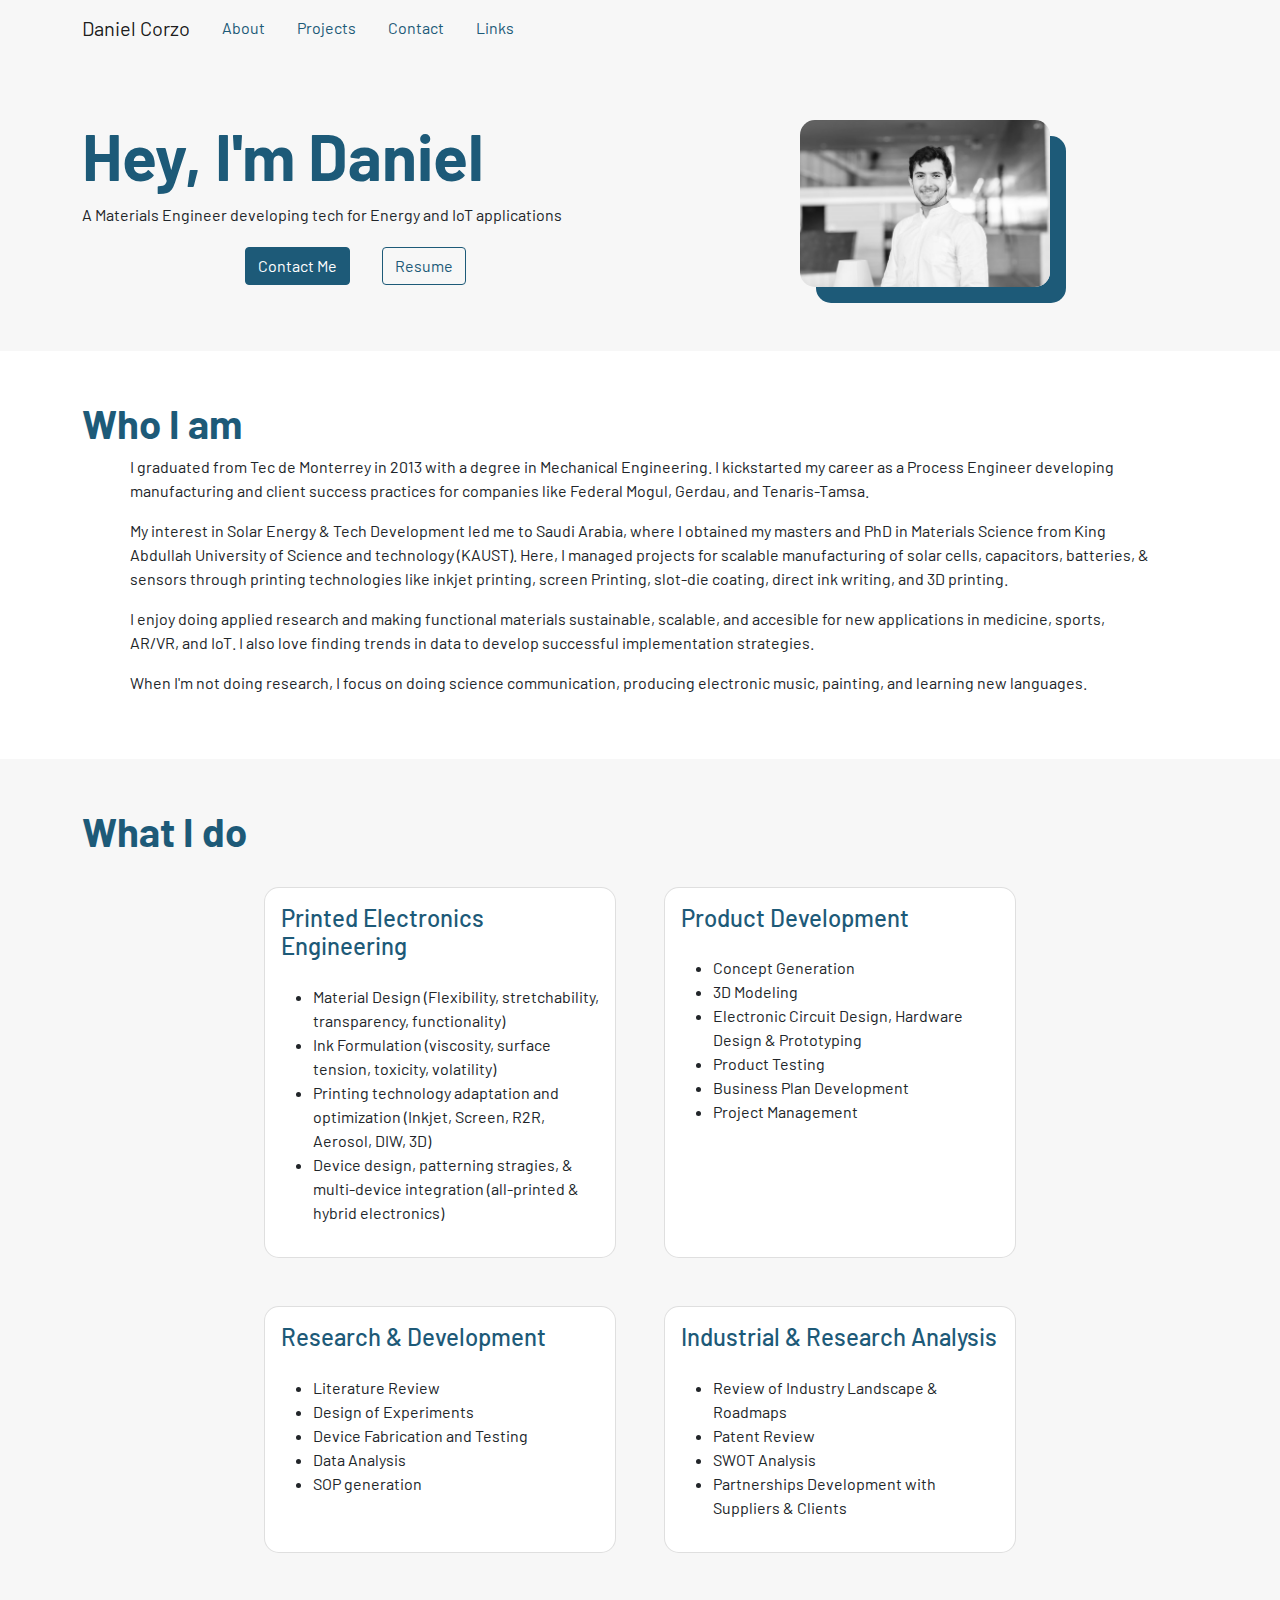
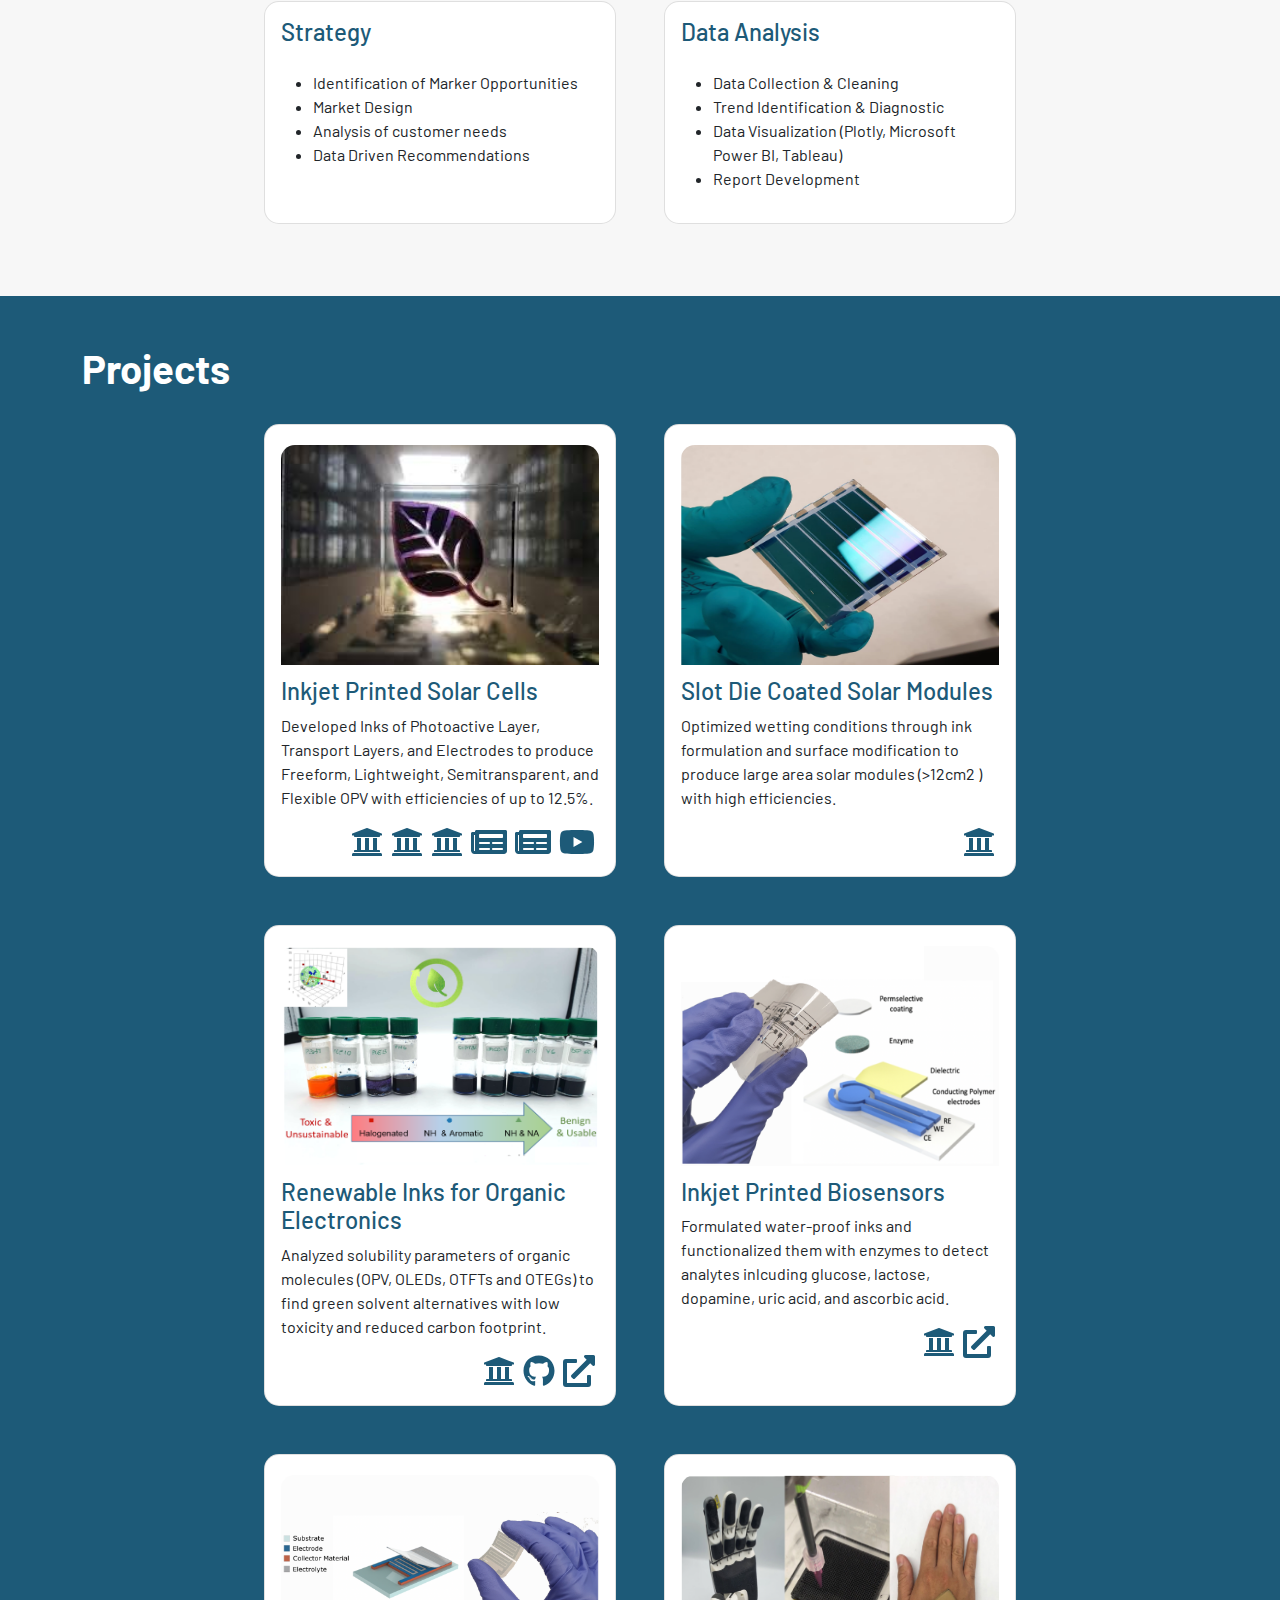
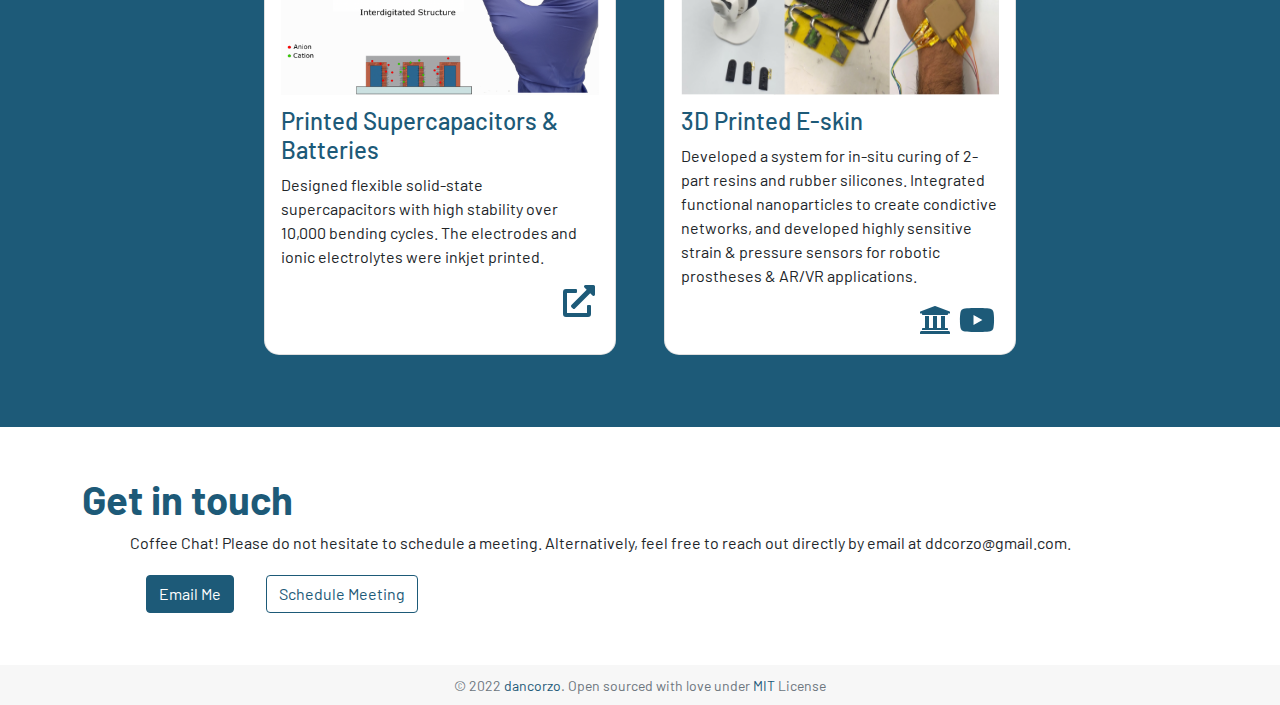
<file: index.html>
<!DOCTYPE html><html><head><meta name="viewport" content="width=device-width"/><meta charSet="utf-8"/><title>Daniel Corzo | Materials Engineer | Solar Energy | Printed Electronics</title><meta name="description" content="I create mobile apps and static websites. I graduated from National University of Sciences and Technology (NUST) in 2020 with a degree in Computer Engineering."/><meta property="og:title" content="Daniel Corzo | Materials Engineer | Solar Energy | Printed Electronics"/><meta property="og:description" content="I create mobile apps and static websites. I graduated from National University of Sciences and Technology (NUST) in 2020 with a degree in Computer Engineering."/><meta property="og:image" content="/_next/static/image/config/profile.96d0eb9e220caefe81ac60f5dd7f669e.png"/><meta property="og:type" content="website"/><meta name="next-head-count" content="8"/><link rel="preload" href="/_next/static/css/c6c201116b7d5e558381.css" as="style"/><link rel="stylesheet" href="/_next/static/css/c6c201116b7d5e558381.css" data-n-g=""/><noscript data-n-css=""></noscript><script defer="" nomodule="" src="/_next/static/chunks/polyfills-a54b4f32bdc1ef890ddd.js"></script><script src="/_next/static/chunks/webpack-61095c13c5984b221292.js" defer=""></script><script src="/_next/static/chunks/framework-0441fae7fd130f37dee1.js" defer=""></script><script src="/_next/static/chunks/main-0786f78015b8368a3815.js" defer=""></script><script src="/_next/static/chunks/pages/_app-69dde32d9e10ac7eea35.js" defer=""></script><script src="/_next/static/chunks/cb1608f2-8565e6900ac8c040fb27.js" defer=""></script><script src="/_next/static/chunks/a9a7754c-e3925059dc87bc80050a.js" defer=""></script><script src="/_next/static/chunks/574-39892ae441e9f32acf01.js" defer=""></script><script src="/_next/static/chunks/625-5def67210d9c382855a8.js" defer=""></script><script src="/_next/static/chunks/pages/index-ea22e2eaead3a55e81ea.js" defer=""></script><script src="/_next/static/qjfRpOdSG7WeSTPz5P5hy/_buildManifest.js" defer=""></script><script src="/_next/static/qjfRpOdSG7WeSTPz5P5hy/_ssgManifest.js" defer=""></script></head><body><div id="__next"><nav class="navbar navbar-expand-sm navbar-light bg-secondary"><div class="container"><a class="navbar-brand" href="/"><span class="">Daniel Corzo</span></a><button class="custom-toggler navbar-toggler" type="button" data-toggle="collapse" data-target="#navbarsExample09" aria-controls="navbarsExample09" aria-expanded="false" aria-label="Toggle navigation"><span class="navbar-toggler-icon"></span></button><div class="collapse navbar-collapse" id="navbarsExample09"><a class="nav-link" href="/#about">About</a><a class="nav-link" href="/#projects">Projects</a><a class="nav-link" href="/#contact">Contact</a><a class="nav-link" href="/links">Links</a></div></div></nav><div class="bg-secondary py-5 px-5"><div class="container"><div class=" row align-items-center"><div class="col-sm-6"><h1 class="text-primary fw-bold display-3">Hey, I&#x27;m Daniel</h1><p>A Materials Engineer developing tech for Energy and IoT applications </p><div class="text-center"><a class="btn btn-primary my-1 mx-3" href="/#contact">Contact Me</a><a target="_blank" rel="noreferrer" class="btn btn-outline-primary my-1 mx-3" href="https://drive.google.com/file/d/1HVzvdb30Binc6VNkldkTOC89_bto0KS_/view?usp=sharing">Resume</a></div></div><div class="col-sm-6 text-center"><img class="img-fluid my-3 card-image" width="250" height="250" src="/_next/static/image/config/profile.96d0eb9e220caefe81ac60f5dd7f669e.png" alt="profile of dancorzo"/></div></div></div></div><div id="about" class="bg-white py-5 px-5"><div class="container"><h1 class="text-primary fw-bold">Who I am</h1><div class="px-sm-5 "><p>I graduated from Tec de Monterrey in 2013 with a degree in Mechanical  Engineering. I kickstarted my career as a Process Engineer developing manufacturing and  client success practices for companies like Federal Mogul, Gerdau, and Tenaris-Tamsa.</p><p>My interest in Solar Energy &amp; Tech Development led me to Saudi Arabia, where I obtained my masters and PhD in Materials Science from King Abdullah University of Science and technology (KAUST). Here, I managed projects for scalable manufacturing of solar cells, capacitors, batteries, &amp; sensors through printing technologies like inkjet printing, screen Printing, slot-die coating, direct ink writing, and 3D printing.</p><p>I enjoy doing applied research and making functional materials sustainable, scalable, and accesible for new applications in medicine, sports, AR/VR, and IoT. I also love finding trends in data to develop successful implementation strategies.   </p><p>When I&#x27;m not doing research, I focus on doing science communication, producing electronic music, painting, and learning new languages.</p></div></div></div><div id="skills" class="bg-secondary py-5 px-5"><div class="container"><h1 class="text-primary fw-bold">What I do</h1><div class="d-flex flex-row flex-wrap justify-content-center"><div class="card py-3 px-3 mx-sm-4 my-4 card-work" style="width:22rem"><h4 class="text-primary">Printed Electronics Engineering</h4><p class="text-dark"></p><ul><li>Material Design (Flexibility, stretchability, transparency, functionality)</li><li>Ink Formulation (viscosity, surface tension, toxicity, volatility)</li><li>Printing technology adaptation and optimization (Inkjet, Screen, R2R, Aerosol, DIW, 3D) </li><li>Device design, patterning stragies, &amp; multi-device integration (all-printed &amp; hybrid electronics)</li></ul><div class="text-end"></div></div><div class="card py-3 px-3 mx-sm-4 my-4 card-work" style="width:22rem"><h4 class="text-primary">Product Development</h4><p class="text-dark"></p><ul><li>Concept Generation</li><li>3D Modeling</li><li>Electronic Circuit Design, Hardware Design &amp; Prototyping</li><li>Product Testing</li><li>Business Plan Development</li><li>Project Management</li></ul><div class="text-end"></div></div><div class="card py-3 px-3 mx-sm-4 my-4 card-work" style="width:22rem"><h4 class="text-primary">Research &amp;  Development</h4><p class="text-dark"> </p><ul><li>Literature Review</li><li>Design of Experiments</li><li>Device Fabrication and Testing</li><li>Data Analysis</li><li>SOP generation</li></ul><div class="text-end"></div></div><div class="card py-3 px-3 mx-sm-4 my-4 card-work" style="width:22rem"><h4 class="text-primary">Industrial &amp; Research Analysis</h4><p class="text-dark"></p><ul><li>Review of Industry Landscape &amp; Roadmaps</li><li>Patent Review</li><li>SWOT Analysis</li><li>Partnerships Development with Suppliers &amp; Clients</li></ul><div class="text-end"></div></div><div class="card py-3 px-3 mx-sm-4 my-4 card-work" style="width:22rem"><h4 class="text-primary">Strategy</h4><p class="text-dark"></p><ul><li>Identification of Marker Opportunities</li><li>Market Design</li><li>Analysis of customer needs </li><li>Data Driven Recommendations</li></ul><div class="text-end"></div></div><div class="card py-3 px-3 mx-sm-4 my-4 card-work" style="width:22rem"><h4 class="text-primary">Data Analysis</h4><p class="text-dark"></p><ul><li>Data Collection &amp; Cleaning</li><li>Trend Identification &amp; Diagnostic</li><li>Data Visualization (Plotly, Microsoft Power BI, Tableau) </li><li>Report Development</li></ul><div class="text-end"></div></div></div></div></div><div id="projects" class="bg-primary py-5 px-2"><div class="container"><h1 class="text-light fw-bold">Projects</h1><div class="d-flex flex-row flex-wrap justify-content-center"><div class="card py-3 px-3 mx-sm-4 my-4 card-work" style="width:22rem"><img class="card-img-top my-1" src="/_next/static/image/config/Inkjet-OPV.9805812b9af32c28c0b2a79fe6e66d96.png" alt="Image Top" width="250" height="220"/><div class="py-1"></div><h4 class="text-primary">Inkjet Printed Solar Cells</h4><p class="text-dark">Developed Inks of Photoactive Layer, Transport Layers, and Electrodes to produce Freeform, Lightweight, Semitransparent, and Flexible OPV  with efficiencies of up to 12.5%.</p><span class="text-end"><a target="_blank" rel="noreferrer" href="https://drive.google.com/file/d/1HNzbrQkwHabb5kuyXiVBFZiDUi6S7JGV/view?usp=sharing"><svg aria-hidden="true" focusable="false" data-prefix="fas" data-icon="university" class="svg-inline--fa fa-university fa-w-16 fa-2x icon-style mx-1" role="img" xmlns="http://www.w3.org/2000/svg" viewBox="0 0 512 512"><path fill="currentColor" d="M496 128v16a8 8 0 0 1-8 8h-24v12c0 6.627-5.373 12-12 12H60c-6.627 0-12-5.373-12-12v-12H24a8 8 0 0 1-8-8v-16a8 8 0 0 1 4.941-7.392l232-88a7.996 7.996 0 0 1 6.118 0l232 88A8 8 0 0 1 496 128zm-24 304H40c-13.255 0-24 10.745-24 24v16a8 8 0 0 0 8 8h464a8 8 0 0 0 8-8v-16c0-13.255-10.745-24-24-24zM96 192v192H60c-6.627 0-12 5.373-12 12v20h416v-20c0-6.627-5.373-12-12-12h-36V192h-64v192h-64V192h-64v192h-64V192H96z"></path></svg></a><a target="_blank" rel="noreferrer" href="https://drive.google.com/file/d/1HQ6kbpoPCz14MumN37HI7_ee3_LQ19R9/view?usp=sharing"><svg aria-hidden="true" focusable="false" data-prefix="fas" data-icon="university" class="svg-inline--fa fa-university fa-w-16 fa-2x icon-style mx-1" role="img" xmlns="http://www.w3.org/2000/svg" viewBox="0 0 512 512"><path fill="currentColor" d="M496 128v16a8 8 0 0 1-8 8h-24v12c0 6.627-5.373 12-12 12H60c-6.627 0-12-5.373-12-12v-12H24a8 8 0 0 1-8-8v-16a8 8 0 0 1 4.941-7.392l232-88a7.996 7.996 0 0 1 6.118 0l232 88A8 8 0 0 1 496 128zm-24 304H40c-13.255 0-24 10.745-24 24v16a8 8 0 0 0 8 8h464a8 8 0 0 0 8-8v-16c0-13.255-10.745-24-24-24zM96 192v192H60c-6.627 0-12 5.373-12 12v20h416v-20c0-6.627-5.373-12-12-12h-36V192h-64v192h-64V192h-64v192h-64V192H96z"></path></svg></a><a target="_blank" rel="noreferrer" href="https://drive.google.com/file/d/1HTzdDwFqzt3DDDsEViC80zzh1OdBduEJ/view?usp=sharing"><svg aria-hidden="true" focusable="false" data-prefix="fas" data-icon="university" class="svg-inline--fa fa-university fa-w-16 fa-2x icon-style mx-1" role="img" xmlns="http://www.w3.org/2000/svg" viewBox="0 0 512 512"><path fill="currentColor" d="M496 128v16a8 8 0 0 1-8 8h-24v12c0 6.627-5.373 12-12 12H60c-6.627 0-12-5.373-12-12v-12H24a8 8 0 0 1-8-8v-16a8 8 0 0 1 4.941-7.392l232-88a7.996 7.996 0 0 1 6.118 0l232 88A8 8 0 0 1 496 128zm-24 304H40c-13.255 0-24 10.745-24 24v16a8 8 0 0 0 8 8h464a8 8 0 0 0 8-8v-16c0-13.255-10.745-24-24-24zM96 192v192H60c-6.627 0-12 5.373-12 12v20h416v-20c0-6.627-5.373-12-12-12h-36V192h-64v192h-64V192h-64v192h-64V192H96z"></path></svg></a><a target="_blank" rel="noreferrer" href="https://cosmosmagazine.com/technology/solar-cells-are-getting-seriously-light/"><svg aria-hidden="true" focusable="false" data-prefix="fas" data-icon="newspaper" class="svg-inline--fa fa-newspaper fa-w-18 fa-2x icon-style mx-1" role="img" xmlns="http://www.w3.org/2000/svg" viewBox="0 0 576 512"><path fill="currentColor" d="M552 64H88c-13.255 0-24 10.745-24 24v8H24c-13.255 0-24 10.745-24 24v272c0 30.928 25.072 56 56 56h472c26.51 0 48-21.49 48-48V88c0-13.255-10.745-24-24-24zM56 400a8 8 0 0 1-8-8V144h16v248a8 8 0 0 1-8 8zm236-16H140c-6.627 0-12-5.373-12-12v-8c0-6.627 5.373-12 12-12h152c6.627 0 12 5.373 12 12v8c0 6.627-5.373 12-12 12zm208 0H348c-6.627 0-12-5.373-12-12v-8c0-6.627 5.373-12 12-12h152c6.627 0 12 5.373 12 12v8c0 6.627-5.373 12-12 12zm-208-96H140c-6.627 0-12-5.373-12-12v-8c0-6.627 5.373-12 12-12h152c6.627 0 12 5.373 12 12v8c0 6.627-5.373 12-12 12zm208 0H348c-6.627 0-12-5.373-12-12v-8c0-6.627 5.373-12 12-12h152c6.627 0 12 5.373 12 12v8c0 6.627-5.373 12-12 12zm0-96H140c-6.627 0-12-5.373-12-12v-40c0-6.627 5.373-12 12-12h360c6.627 0 12 5.373 12 12v40c0 6.627-5.373 12-12 12z"></path></svg></a><a target="_blank" rel="noreferrer" href="https://phys.org/news/2019-06-ready-jet.html"><svg aria-hidden="true" focusable="false" data-prefix="fas" data-icon="newspaper" class="svg-inline--fa fa-newspaper fa-w-18 fa-2x icon-style mx-1" role="img" xmlns="http://www.w3.org/2000/svg" viewBox="0 0 576 512"><path fill="currentColor" d="M552 64H88c-13.255 0-24 10.745-24 24v8H24c-13.255 0-24 10.745-24 24v272c0 30.928 25.072 56 56 56h472c26.51 0 48-21.49 48-48V88c0-13.255-10.745-24-24-24zM56 400a8 8 0 0 1-8-8V144h16v248a8 8 0 0 1-8 8zm236-16H140c-6.627 0-12-5.373-12-12v-8c0-6.627 5.373-12 12-12h152c6.627 0 12 5.373 12 12v8c0 6.627-5.373 12-12 12zm208 0H348c-6.627 0-12-5.373-12-12v-8c0-6.627 5.373-12 12-12h152c6.627 0 12 5.373 12 12v8c0 6.627-5.373 12-12 12zm-208-96H140c-6.627 0-12-5.373-12-12v-8c0-6.627 5.373-12 12-12h152c6.627 0 12 5.373 12 12v8c0 6.627-5.373 12-12 12zm208 0H348c-6.627 0-12-5.373-12-12v-8c0-6.627 5.373-12 12-12h152c6.627 0 12 5.373 12 12v8c0 6.627-5.373 12-12 12zm0-96H140c-6.627 0-12-5.373-12-12v-40c0-6.627 5.373-12 12-12h360c6.627 0 12 5.373 12 12v40c0 6.627-5.373 12-12 12z"></path></svg></a><a target="_blank" rel="noreferrer" href="https://www.youtube.com/watch?v=BBdk69Ula2A&amp;t=1s"><svg aria-hidden="true" focusable="false" data-prefix="fab" data-icon="youtube" class="svg-inline--fa fa-youtube fa-w-18 fa-2x icon-style mx-1" role="img" xmlns="http://www.w3.org/2000/svg" viewBox="0 0 576 512"><path fill="currentColor" d="M549.655 124.083c-6.281-23.65-24.787-42.276-48.284-48.597C458.781 64 288 64 288 64S117.22 64 74.629 75.486c-23.497 6.322-42.003 24.947-48.284 48.597-11.412 42.867-11.412 132.305-11.412 132.305s0 89.438 11.412 132.305c6.281 23.65 24.787 41.5 48.284 47.821C117.22 448 288 448 288 448s170.78 0 213.371-11.486c23.497-6.321 42.003-24.171 48.284-47.821 11.412-42.867 11.412-132.305 11.412-132.305s0-89.438-11.412-132.305zm-317.51 213.508V175.185l142.739 81.205-142.739 81.201z"></path></svg></a></span></div><div class="card py-3 px-3 mx-sm-4 my-4 card-work" style="width:22rem"><img class="card-img-top my-1" src="/_next/static/image/config/module.42479dd8d7afc6f8ac179ce19b532364.png" alt="Image Top" width="250" height="220"/><div class="py-1"></div><h4 class="text-primary">Slot Die Coated Solar Modules</h4><p class="text-dark">Optimized wetting conditions through ink formulation and surface modification to produce large area solar modules (&gt;12cm2 ) with high efficiencies.</p><span class="text-end"><a target="_blank" rel="noreferrer" href="https://drive.google.com/file/d/1HVfUjP99IVQT6eVnUElilptq_kACvwlz/view?usp=sharing"><svg aria-hidden="true" focusable="false" data-prefix="fas" data-icon="university" class="svg-inline--fa fa-university fa-w-16 fa-2x icon-style mx-1" role="img" xmlns="http://www.w3.org/2000/svg" viewBox="0 0 512 512"><path fill="currentColor" d="M496 128v16a8 8 0 0 1-8 8h-24v12c0 6.627-5.373 12-12 12H60c-6.627 0-12-5.373-12-12v-12H24a8 8 0 0 1-8-8v-16a8 8 0 0 1 4.941-7.392l232-88a7.996 7.996 0 0 1 6.118 0l232 88A8 8 0 0 1 496 128zm-24 304H40c-13.255 0-24 10.745-24 24v16a8 8 0 0 0 8 8h464a8 8 0 0 0 8-8v-16c0-13.255-10.745-24-24-24zM96 192v192H60c-6.627 0-12 5.373-12 12v20h416v-20c0-6.627-5.373-12-12-12h-36V192h-64v192h-64V192h-64v192h-64V192H96z"></path></svg></a></span></div><div class="card py-3 px-3 mx-sm-4 my-4 card-work" style="width:22rem"><img class="card-img-top my-1" src="/_next/static/image/config/green-solvents.b4d81fea55b98fa7499be0f12b8e1f03.png" alt="Image Top" width="250" height="220"/><div class="py-1"></div><h4 class="text-primary">Renewable Inks for Organic Electronics</h4><p class="text-dark">Analyzed solubility parameters of organic molecules (OPV, OLEDs, OTFTs and OTEGs) to find green solvent alternatives with low toxicity and reduced carbon footprint. </p><span class="text-end"><a target="_blank" rel="noreferrer" href=""><svg aria-hidden="true" focusable="false" data-prefix="fas" data-icon="university" class="svg-inline--fa fa-university fa-w-16 fa-2x icon-style mx-1" role="img" xmlns="http://www.w3.org/2000/svg" viewBox="0 0 512 512"><path fill="currentColor" d="M496 128v16a8 8 0 0 1-8 8h-24v12c0 6.627-5.373 12-12 12H60c-6.627 0-12-5.373-12-12v-12H24a8 8 0 0 1-8-8v-16a8 8 0 0 1 4.941-7.392l232-88a7.996 7.996 0 0 1 6.118 0l232 88A8 8 0 0 1 496 128zm-24 304H40c-13.255 0-24 10.745-24 24v16a8 8 0 0 0 8 8h464a8 8 0 0 0 8-8v-16c0-13.255-10.745-24-24-24zM96 192v192H60c-6.627 0-12 5.373-12 12v20h416v-20c0-6.627-5.373-12-12-12h-36V192h-64v192h-64V192h-64v192h-64V192H96z"></path></svg></a><a target="_blank" rel="noreferrer" href="https://github.com/dancorzo/Green_solvents_for_OPV"><svg aria-hidden="true" focusable="false" data-prefix="fab" data-icon="github" class="svg-inline--fa fa-github fa-w-16 fa-2x icon-style mx-1" role="img" xmlns="http://www.w3.org/2000/svg" viewBox="0 0 496 512"><path fill="currentColor" d="M165.9 397.4c0 2-2.3 3.6-5.2 3.6-3.3.3-5.6-1.3-5.6-3.6 0-2 2.3-3.6 5.2-3.6 3-.3 5.6 1.3 5.6 3.6zm-31.1-4.5c-.7 2 1.3 4.3 4.3 4.9 2.6 1 5.6 0 6.2-2s-1.3-4.3-4.3-5.2c-2.6-.7-5.5.3-6.2 2.3zm44.2-1.7c-2.9.7-4.9 2.6-4.6 4.9.3 2 2.9 3.3 5.9 2.6 2.9-.7 4.9-2.6 4.6-4.6-.3-1.9-3-3.2-5.9-2.9zM244.8 8C106.1 8 0 113.3 0 252c0 110.9 69.8 205.8 169.5 239.2 12.8 2.3 17.3-5.6 17.3-12.1 0-6.2-.3-40.4-.3-61.4 0 0-70 15-84.7-29.8 0 0-11.4-29.1-27.8-36.6 0 0-22.9-15.7 1.6-15.4 0 0 24.9 2 38.6 25.8 21.9 38.6 58.6 27.5 72.9 20.9 2.3-16 8.8-27.1 16-33.7-55.9-6.2-112.3-14.3-112.3-110.5 0-27.5 7.6-41.3 23.6-58.9-2.6-6.5-11.1-33.3 2.6-67.9 20.9-6.5 69 27 69 27 20-5.6 41.5-8.5 62.8-8.5s42.8 2.9 62.8 8.5c0 0 48.1-33.6 69-27 13.7 34.7 5.2 61.4 2.6 67.9 16 17.7 25.8 31.5 25.8 58.9 0 96.5-58.9 104.2-114.8 110.5 9.2 7.9 17 22.9 17 46.4 0 33.7-.3 75.4-.3 83.6 0 6.5 4.6 14.4 17.3 12.1C428.2 457.8 496 362.9 496 252 496 113.3 383.5 8 244.8 8zM97.2 352.9c-1.3 1-1 3.3.7 5.2 1.6 1.6 3.9 2.3 5.2 1 1.3-1 1-3.3-.7-5.2-1.6-1.6-3.9-2.3-5.2-1zm-10.8-8.1c-.7 1.3.3 2.9 2.3 3.9 1.6 1 3.6.7 4.3-.7.7-1.3-.3-2.9-2.3-3.9-2-.6-3.6-.3-4.3.7zm32.4 35.6c-1.6 1.3-1 4.3 1.3 6.2 2.3 2.3 5.2 2.6 6.5 1 1.3-1.3.7-4.3-1.3-6.2-2.2-2.3-5.2-2.6-6.5-1zm-11.4-14.7c-1.6 1-1.6 3.6 0 5.9 1.6 2.3 4.3 3.3 5.6 2.3 1.6-1.3 1.6-3.9 0-6.2-1.4-2.3-4-3.3-5.6-2z"></path></svg></a><a target="_blank" rel="noreferrer" href="https://www.omegalabresearch.com/resources"><svg aria-hidden="true" focusable="false" data-prefix="fas" data-icon="external-link-alt" class="svg-inline--fa fa-external-link-alt fa-w-16 fa-2x icon-style mx-1" role="img" xmlns="http://www.w3.org/2000/svg" viewBox="0 0 512 512"><path fill="currentColor" d="M432,320H400a16,16,0,0,0-16,16V448H64V128H208a16,16,0,0,0,16-16V80a16,16,0,0,0-16-16H48A48,48,0,0,0,0,112V464a48,48,0,0,0,48,48H400a48,48,0,0,0,48-48V336A16,16,0,0,0,432,320ZM488,0h-128c-21.37,0-32.05,25.91-17,41l35.73,35.73L135,320.37a24,24,0,0,0,0,34L157.67,377a24,24,0,0,0,34,0L435.28,133.32,471,169c15,15,41,4.5,41-17V24A24,24,0,0,0,488,0Z"></path></svg></a></span></div><div class="card py-3 px-3 mx-sm-4 my-4 card-work" style="width:22rem"><img class="card-img-top my-1" src="/_next/static/image/config/biosensor.363ba70df4e9fee6f19a9b9114662661.png" alt="Image Top" width="250" height="220"/><div class="py-1"></div><h4 class="text-primary">Inkjet Printed Biosensors</h4><p class="text-dark">Formulated water-proof inks and functionalized them with enzymes to detect analytes inlcuding glucose, lactose, dopamine, uric acid, and ascorbic acid. </p><span class="text-end"><a target="_blank" rel="noreferrer" href="https://drive.google.com/file/d/1F1FsI7F3hsRT1R0ezz9RRJRl3K81nQc3/view?usp=sharing"><svg aria-hidden="true" focusable="false" data-prefix="fas" data-icon="university" class="svg-inline--fa fa-university fa-w-16 fa-2x icon-style mx-1" role="img" xmlns="http://www.w3.org/2000/svg" viewBox="0 0 512 512"><path fill="currentColor" d="M496 128v16a8 8 0 0 1-8 8h-24v12c0 6.627-5.373 12-12 12H60c-6.627 0-12-5.373-12-12v-12H24a8 8 0 0 1-8-8v-16a8 8 0 0 1 4.941-7.392l232-88a7.996 7.996 0 0 1 6.118 0l232 88A8 8 0 0 1 496 128zm-24 304H40c-13.255 0-24 10.745-24 24v16a8 8 0 0 0 8 8h464a8 8 0 0 0 8-8v-16c0-13.255-10.745-24-24-24zM96 192v192H60c-6.627 0-12 5.373-12 12v20h416v-20c0-6.627-5.373-12-12-12h-36V192h-64v192h-64V192h-64v192h-64V192H96z"></path></svg></a><a target="_blank" rel="noreferrer" href="https://drive.google.com/drive/folders/1M17yneKVhWbKHbEp0wOXs6oNSgJ4xN92?usp=sharing"><svg aria-hidden="true" focusable="false" data-prefix="fas" data-icon="external-link-alt" class="svg-inline--fa fa-external-link-alt fa-w-16 fa-2x icon-style mx-1" role="img" xmlns="http://www.w3.org/2000/svg" viewBox="0 0 512 512"><path fill="currentColor" d="M432,320H400a16,16,0,0,0-16,16V448H64V128H208a16,16,0,0,0,16-16V80a16,16,0,0,0-16-16H48A48,48,0,0,0,0,112V464a48,48,0,0,0,48,48H400a48,48,0,0,0,48-48V336A16,16,0,0,0,432,320ZM488,0h-128c-21.37,0-32.05,25.91-17,41l35.73,35.73L135,320.37a24,24,0,0,0,0,34L157.67,377a24,24,0,0,0,34,0L435.28,133.32,471,169c15,15,41,4.5,41-17V24A24,24,0,0,0,488,0Z"></path></svg></a></span></div><div class="card py-3 px-3 mx-sm-4 my-4 card-work" style="width:22rem"><img class="card-img-top my-1" src="/_next/static/image/config/supercapacitor.d9531bb01c6142fd885565d3627d6cc9.png" alt="Image Top" width="250" height="220"/><div class="py-1"></div><h4 class="text-primary">Printed Supercapacitors &amp; Batteries</h4><p class="text-dark">Designed flexible solid-state supercapacitors with high stability over 10,000 bending cycles. The electrodes and ionic electrolytes were inkjet printed.  </p><span class="text-end"><a target="_blank" rel="noreferrer" href="https://drive.google.com/drive/folders/1M17yneKVhWbKHbEp0wOXs6oNSgJ4xN92?usp=sharing"><svg aria-hidden="true" focusable="false" data-prefix="fas" data-icon="external-link-alt" class="svg-inline--fa fa-external-link-alt fa-w-16 fa-2x icon-style mx-1" role="img" xmlns="http://www.w3.org/2000/svg" viewBox="0 0 512 512"><path fill="currentColor" d="M432,320H400a16,16,0,0,0-16,16V448H64V128H208a16,16,0,0,0,16-16V80a16,16,0,0,0-16-16H48A48,48,0,0,0,0,112V464a48,48,0,0,0,48,48H400a48,48,0,0,0,48-48V336A16,16,0,0,0,432,320ZM488,0h-128c-21.37,0-32.05,25.91-17,41l35.73,35.73L135,320.37a24,24,0,0,0,0,34L157.67,377a24,24,0,0,0,34,0L435.28,133.32,471,169c15,15,41,4.5,41-17V24A24,24,0,0,0,488,0Z"></path></svg></a></span></div><div class="card py-3 px-3 mx-sm-4 my-4 card-work" style="width:22rem"><img class="card-img-top my-1" src="/_next/static/image/config/3d-eskin-2.b52c34c4d1bed4c66f05f6181f4b6899.png" alt="Image Top" width="250" height="220"/><div class="py-1"></div><h4 class="text-primary">3D Printed E-skin</h4><p class="text-dark">Developed a system for in-situ curing of 2-part resins and rubber silicones. Integrated functional nanoparticles to create condictive networks, and developed highly sensitive strain &amp; pressure sensors for robotic prostheses &amp; AR/VR applications. </p><span class="text-end"><a target="_blank" rel="noreferrer" href="https://drive.google.com/file/d/17c10aSjTyTzBnXaoj9HaH_1RtsEAWLUf/view?usp=sharing"><svg aria-hidden="true" focusable="false" data-prefix="fas" data-icon="university" class="svg-inline--fa fa-university fa-w-16 fa-2x icon-style mx-1" role="img" xmlns="http://www.w3.org/2000/svg" viewBox="0 0 512 512"><path fill="currentColor" d="M496 128v16a8 8 0 0 1-8 8h-24v12c0 6.627-5.373 12-12 12H60c-6.627 0-12-5.373-12-12v-12H24a8 8 0 0 1-8-8v-16a8 8 0 0 1 4.941-7.392l232-88a7.996 7.996 0 0 1 6.118 0l232 88A8 8 0 0 1 496 128zm-24 304H40c-13.255 0-24 10.745-24 24v16a8 8 0 0 0 8 8h464a8 8 0 0 0 8-8v-16c0-13.255-10.745-24-24-24zM96 192v192H60c-6.627 0-12 5.373-12 12v20h416v-20c0-6.627-5.373-12-12-12h-36V192h-64v192h-64V192h-64v192h-64V192H96z"></path></svg></a><a target="_blank" rel="noreferrer" href=""><svg aria-hidden="true" focusable="false" data-prefix="fab" data-icon="youtube" class="svg-inline--fa fa-youtube fa-w-18 fa-2x icon-style mx-1" role="img" xmlns="http://www.w3.org/2000/svg" viewBox="0 0 576 512"><path fill="currentColor" d="M549.655 124.083c-6.281-23.65-24.787-42.276-48.284-48.597C458.781 64 288 64 288 64S117.22 64 74.629 75.486c-23.497 6.322-42.003 24.947-48.284 48.597-11.412 42.867-11.412 132.305-11.412 132.305s0 89.438 11.412 132.305c6.281 23.65 24.787 41.5 48.284 47.821C117.22 448 288 448 288 448s170.78 0 213.371-11.486c23.497-6.321 42.003-24.171 48.284-47.821 11.412-42.867 11.412-132.305 11.412-132.305s0-89.438-11.412-132.305zm-317.51 213.508V175.185l142.739 81.205-142.739 81.201z"></path></svg></a></span></div></div></div></div><div id="contact" class="bg-white py-5 px-5"><div class="container"><h1 class="text-primary fw-bold">Get in touch</h1><div class="px-sm-5"><p>Coffee Chat! Please do not hesitate to schedule a meeting. Alternatively, feel free to reach out directly by email at ddcorzo@gmail.com.</p><div class=""><a class="btn btn-primary my-1 mx-3" href="mailto:ddcorzo@gmail.com">Email Me</a><a class="btn btn-outline-primary my-1 mx-3" href="">Schedule Meeting</a></div></div></div></div><footer class="bg-secondary text-center py-2 px-5"><div class="container text-muted"><small>© 2022 <!-- --> <a href="https://github.com/dancorzo">dancorzo</a>. Open sourced with love under <!-- --> <a href="https://github.com/hashirshoaeb/portfolio/blob/main/LICENSE">MIT</a> <!-- --> License</small></div></footer></div><script id="__NEXT_DATA__" type="application/json">{"props":{"pageProps":{}},"page":"/","query":{},"buildId":"qjfRpOdSG7WeSTPz5P5hy","runtimeConfig":{"basePath":""},"nextExport":true,"autoExport":true,"isFallback":false,"scriptLoader":[]}</script></body></html>
</file>
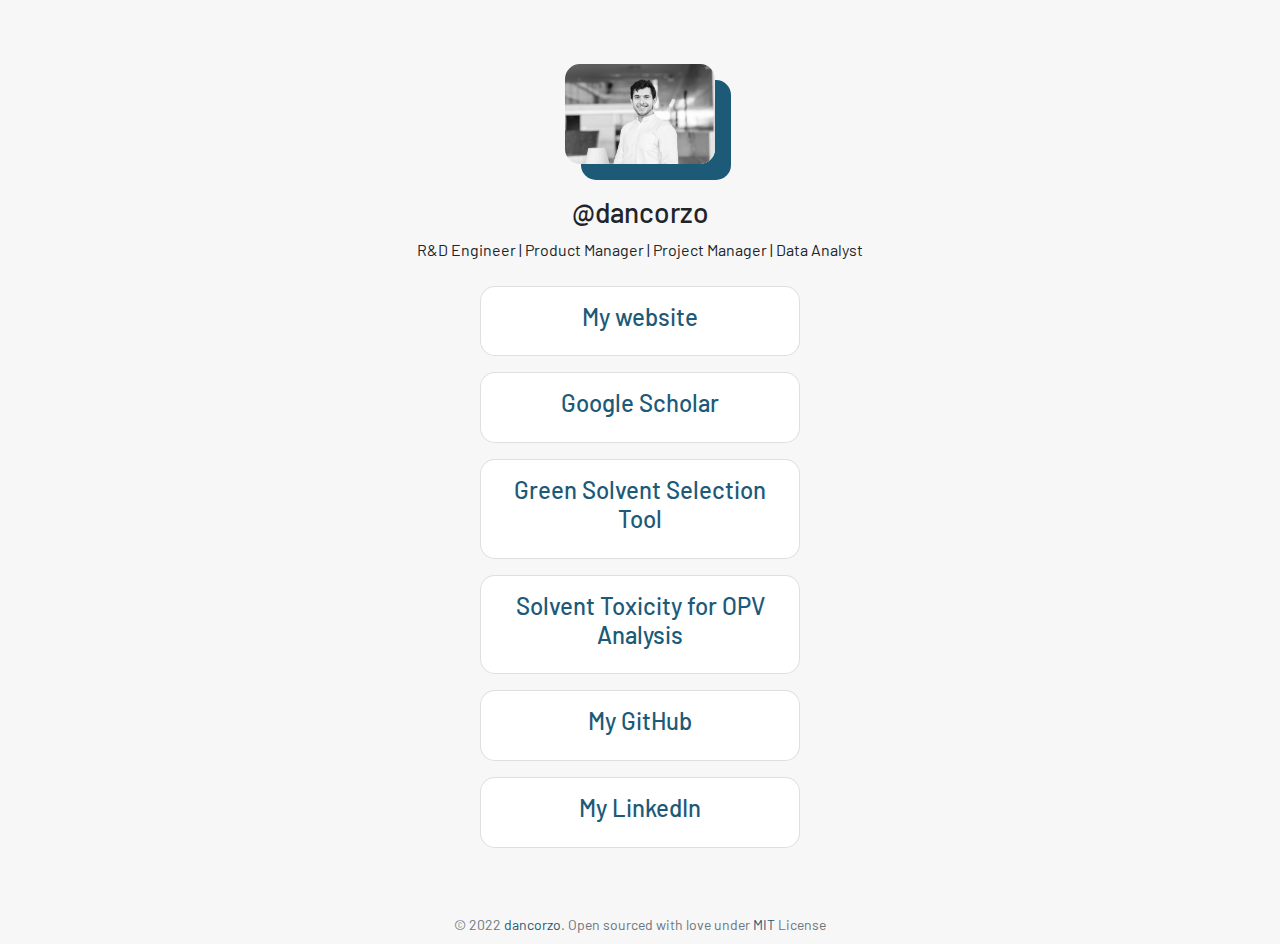
<file: links.html>
<!DOCTYPE html><html><head><meta name="viewport" content="width=device-width"/><meta charSet="utf-8"/><title>Daniel Corzo | Materials Engineer | Solar Energy | Printed Electronics</title><meta name="description" content="I create mobile apps and static websites. I graduated from National University of Sciences and Technology (NUST) in 2020 with a degree in Computer Engineering."/><meta property="og:title" content="Daniel Corzo | Materials Engineer | Solar Energy | Printed Electronics"/><meta property="og:description" content="I create mobile apps and static websites. I graduated from National University of Sciences and Technology (NUST) in 2020 with a degree in Computer Engineering."/><meta property="og:image" content="/_next/static/image/config/profile.96d0eb9e220caefe81ac60f5dd7f669e.png"/><meta property="og:type" content="website"/><meta name="next-head-count" content="8"/><link rel="preload" href="/_next/static/css/c6c201116b7d5e558381.css" as="style"/><link rel="stylesheet" href="/_next/static/css/c6c201116b7d5e558381.css" data-n-g=""/><noscript data-n-css=""></noscript><script defer="" nomodule="" src="/_next/static/chunks/polyfills-a54b4f32bdc1ef890ddd.js"></script><script src="/_next/static/chunks/webpack-61095c13c5984b221292.js" defer=""></script><script src="/_next/static/chunks/framework-0441fae7fd130f37dee1.js" defer=""></script><script src="/_next/static/chunks/main-0786f78015b8368a3815.js" defer=""></script><script src="/_next/static/chunks/pages/_app-69dde32d9e10ac7eea35.js" defer=""></script><script src="/_next/static/chunks/cb1608f2-8565e6900ac8c040fb27.js" defer=""></script><script src="/_next/static/chunks/a9a7754c-e3925059dc87bc80050a.js" defer=""></script><script src="/_next/static/chunks/574-39892ae441e9f32acf01.js" defer=""></script><script src="/_next/static/chunks/pages/links-166a92fe320b5da70888.js" defer=""></script><script src="/_next/static/qjfRpOdSG7WeSTPz5P5hy/_buildManifest.js" defer=""></script><script src="/_next/static/qjfRpOdSG7WeSTPz5P5hy/_ssgManifest.js" defer=""></script></head><body><div id="__next"><div class="d-flex flex-column justify-content-between bg-secondary min-vh-100"><div class="py-5 px-5 container text-center"><img class="img-fluid my-3 card-image" width="150" height="150" src="/_next/static/image/config/profile.96d0eb9e220caefe81ac60f5dd7f669e.png" alt="profile of hashirshoaeb"/><h3 class="mt-3">@dancorzo</h3><p>R&amp;D Engineer | Product Manager | Project Manager | Data Analyst</p><div class="row justify-content-center"><div class="card card-work mx-sm-4 my-2" style="width:20rem"><a target="_blank" rel="noreferrer" href="https://hashirshoaeb.com/"><h4 class="text-primary py-3 px-3">My website</h4></a></div></div><div class="row justify-content-center"><div class="card card-work mx-sm-4 my-2" style="width:20rem"><a target="_blank" rel="noreferrer" href="https://https://scholar.google.com/citations?user=TuB7888AAAAJ&amp;hl=en/"><h4 class="text-primary py-3 px-3">Google Scholar</h4></a></div></div><div class="row justify-content-center"><div class="card card-work mx-sm-4 my-2" style="width:20rem"><a target="_blank" rel="noreferrer" href="https://www.qurantalk.app/"><h4 class="text-primary py-3 px-3">Green Solvent Selection Tool</h4></a></div></div><div class="row justify-content-center"><div class="card card-work mx-sm-4 my-2" style="width:20rem"><a target="_blank" rel="noreferrer" href="https://www.qurantalk.app/"><h4 class="text-primary py-3 px-3">Solvent Toxicity for OPV Analysis</h4></a></div></div><div class="row justify-content-center"><div class="card card-work mx-sm-4 my-2" style="width:20rem"><a target="_blank" rel="noreferrer" href="https://github.com/dancorzo/"><h4 class="text-primary py-3 px-3">My GitHub</h4></a></div></div><div class="row justify-content-center"><div class="card card-work mx-sm-4 my-2" style="width:20rem"><a target="_blank" rel="noreferrer" href="https://www.linkedin.com/in/corzoda/"><h4 class="text-primary py-3 px-3">My LinkedIn</h4></a></div></div></div><footer class="bg-secondary text-center py-2 px-5"><div class="container text-muted"><small>© 2022 <!-- --> <a href="https://github.com/dancorzo">dancorzo</a>. Open sourced with love under <!-- --> <a href="https://github.com/hashirshoaeb/portfolio/blob/main/LICENSE">MIT</a> <!-- --> License</small></div></footer></div></div><script id="__NEXT_DATA__" type="application/json">{"props":{"pageProps":{}},"page":"/links","query":{},"buildId":"qjfRpOdSG7WeSTPz5P5hy","runtimeConfig":{"basePath":""},"nextExport":true,"autoExport":true,"isFallback":false,"scriptLoader":[]}</script></body></html>
</file>
<file: _next/static/css/c6c201116b7d5e558381.css>
@import url(https://fonts.googleapis.com/css2?family=Barlow:wght@400;700&display=swap);:root{--bs-blue:#0d6efd;--bs-indigo:#6610f2;--bs-purple:#6f42c1;--bs-pink:#d63384;--bs-red:#dc3545;--bs-orange:#fd7e14;--bs-yellow:#ffc107;--bs-green:#198754;--bs-teal:#20c997;--bs-cyan:#0dcaf0;--bs-white:#fff;--bs-gray:#6c757d;--bs-gray-dark:#343a40;--bs-primary:#1d5a78;--bs-secondary:#f7f7f7;--bs-success:#198754;--bs-info:#0dcaf0;--bs-warning:#ffc107;--bs-danger:#dc3545;--bs-light:#fff;--bs-dark:#212529;--bs-font-sans-serif:-apple-system,"Barlow",sans-serif,"Apple Color Emoji","Segoe UI Emoji","Segoe UI Symbol","Noto Color Emoji";--bs-font-monospace:SFMono-Regular,Menlo,Monaco,Consolas,"Liberation Mono","Courier New",monospace;--bs-gradient:linear-gradient(180deg,hsla(0,0%,100%,0.15),hsla(0,0%,100%,0))}*,:after,:before{-webkit-box-sizing:border-box;-moz-box-sizing:border-box;box-sizing:border-box}@media(prefers-reduced-motion:no-preference){:root{scroll-behavior:smooth}}body{font-family:var(--bs-font-sans-serif);font-size:1rem;font-weight:400;line-height:1.5;color:#212529;background-color:#fff;-webkit-text-size-adjust:100%;-webkit-tap-highlight-color:rgba(0,0,0,0)}hr{margin:1rem 0;color:inherit;background-color:currentColor;border:0;opacity:.25}hr:not([size]){height:1px}.h1,.h2,.h3,.h4,.h5,.h6,h1,h2,h3,h4,h5,h6{margin-top:0;margin-bottom:.5rem;font-weight:500;line-height:1.2}.h1,h1{font-size:-webkit-calc(1.375rem + 1.5vw);font-size:-moz-calc(1.375rem + 1.5vw);font-size:calc(1.375rem + 1.5vw)}@media(min-width:1200px){.h1,h1{font-size:2.5rem}}.h2,h2{font-size:-webkit-calc(1.325rem + .9vw);font-size:-moz-calc(1.325rem + .9vw);font-size:calc(1.325rem + .9vw)}@media(min-width:1200px){.h2,h2{font-size:2rem}}.h3,h3{font-size:-webkit-calc(1.3rem + .6vw);font-size:-moz-calc(1.3rem + .6vw);font-size:calc(1.3rem + .6vw)}@media(min-width:1200px){.h3,h3{font-size:1.75rem}}.h4,h4{font-size:-webkit-calc(1.275rem + .3vw);font-size:-moz-calc(1.275rem + .3vw);font-size:calc(1.275rem + .3vw)}@media(min-width:1200px){.h4,h4{font-size:1.5rem}}.h5,h5{font-size:1.25rem}.h6,h6{font-size:1rem}p{margin-top:0;margin-bottom:1rem}abbr[data-bs-original-title],abbr[title]{-moz-text-decoration:underline dotted;text-decoration:underline dotted;cursor:help;text-decoration-skip-ink:none}address{margin-bottom:1rem;font-style:normal;line-height:inherit}ol,ul{padding-left:2rem}dl,ol,ul{margin-top:0;margin-bottom:1rem}ol ol,ol ul,ul ol,ul ul{margin-bottom:0}dt{font-weight:700}dd{margin-bottom:.5rem;margin-left:0}blockquote{margin:0 0 1rem}b,strong{font-weight:bolder}.small,small{font-size:.875em}.mark,mark{padding:.2em;background-color:#fcf8e3}sub,sup{position:relative;font-size:.75em;line-height:0;vertical-align:baseline}sub{bottom:-.25em}sup{top:-.5em}a{color:#1d5a78;text-decoration:underline}a:hover{color:#174860}a:not([href]):not([class]),a:not([href]):not([class]):hover{color:inherit;text-decoration:none}code,kbd,pre,samp{font-family:var(--bs-font-monospace);font-size:1em;direction:ltr;unicode-bidi:bidi-override}pre{display:block;margin-top:0;margin-bottom:1rem;overflow:auto;font-size:.875em}pre code{font-size:inherit;color:inherit;word-break:normal}code{font-size:.875em;color:#d63384;word-wrap:break-word}a>code{color:inherit}kbd{padding:.2rem .4rem;font-size:.875em;color:#fff;background-color:#212529;border-radius:.2rem}kbd kbd{padding:0;font-size:1em;font-weight:700}figure{margin:0 0 1rem}img,svg{vertical-align:middle}table{caption-side:bottom;border-collapse:collapse}caption{padding-top:.5rem;padding-bottom:.5rem;color:#6c757d;text-align:left}th{text-align:inherit;text-align:-webkit-match-parent}tbody,td,tfoot,th,thead,tr{border:0 solid;border-color:inherit}label{display:inline-block}button{border-radius:0}button:focus:not(:focus-visible){outline:0}button,input,optgroup,select,textarea{margin:0;font-family:inherit;font-size:inherit;line-height:inherit}button,select{text-transform:none}[role=button]{cursor:pointer}select{word-wrap:normal}select:disabled{opacity:1}[list]::-webkit-calendar-picker-indicator{display:none}[type=button],[type=reset],[type=submit],button{-webkit-appearance:button}[type=button]:not(:disabled),[type=reset]:not(:disabled),[type=submit]:not(:disabled),button:not(:disabled){cursor:pointer}::-moz-focus-inner{padding:0;border-style:none}textarea{resize:vertical}fieldset{min-width:0;padding:0;margin:0;border:0}legend{float:left;width:100%;padding:0;margin-bottom:.5rem;font-size:-webkit-calc(1.275rem + .3vw);font-size:-moz-calc(1.275rem + .3vw);font-size:calc(1.275rem + .3vw);line-height:inherit}@media(min-width:1200px){legend{font-size:1.5rem}}legend+*{clear:left}::-webkit-datetime-edit-day-field,::-webkit-datetime-edit-fields-wrapper,::-webkit-datetime-edit-hour-field,::-webkit-datetime-edit-minute,::-webkit-datetime-edit-month-field,::-webkit-datetime-edit-text,::-webkit-datetime-edit-year-field{padding:0}::-webkit-inner-spin-button{height:auto}[type=search]{outline-offset:-2px;-webkit-appearance:textfield}::-webkit-search-decoration{-webkit-appearance:none}::-webkit-color-swatch-wrapper{padding:0}::file-selector-button{font:inherit}::-webkit-file-upload-button{font:inherit;-webkit-appearance:button}output{display:inline-block}iframe{border:0}summary{display:list-item;cursor:pointer}progress{vertical-align:baseline}[hidden]{display:none!important}.lead{font-size:1.25rem;font-weight:300}.display-1{font-size:-webkit-calc(1.625rem + 4.5vw);font-size:-moz-calc(1.625rem + 4.5vw);font-size:calc(1.625rem + 4.5vw);font-weight:300;line-height:1.2}@media(min-width:1200px){.display-1{font-size:5rem}}.display-2{font-size:-webkit-calc(1.575rem + 3.9vw);font-size:-moz-calc(1.575rem + 3.9vw);font-size:calc(1.575rem + 3.9vw);font-weight:300;line-height:1.2}@media(min-width:1200px){.display-2{font-size:4.5rem}}.display-3{font-size:-webkit-calc(1.525rem + 3.3vw);font-size:-moz-calc(1.525rem + 3.3vw);font-size:calc(1.525rem + 3.3vw);font-weight:300;line-height:1.2}@media(min-width:1200px){.display-3{font-size:4rem}}.display-4{font-size:-webkit-calc(1.475rem + 2.7vw);font-size:-moz-calc(1.475rem + 2.7vw);font-size:calc(1.475rem + 2.7vw);font-weight:300;line-height:1.2}@media(min-width:1200px){.display-4{font-size:3.5rem}}.display-5{font-size:-webkit-calc(1.425rem + 2.1vw);font-size:-moz-calc(1.425rem + 2.1vw);font-size:calc(1.425rem + 2.1vw);font-weight:300;line-height:1.2}@media(min-width:1200px){.display-5{font-size:3rem}}.display-6{font-size:-webkit-calc(1.375rem + 1.5vw);font-size:-moz-calc(1.375rem + 1.5vw);font-size:calc(1.375rem + 1.5vw);font-weight:300;line-height:1.2}@media(min-width:1200px){.display-6{font-size:2.5rem}}.list-inline,.list-unstyled{padding-left:0;list-style:none}.list-inline-item{display:inline-block}.list-inline-item:not(:last-child){margin-right:.5rem}.initialism{font-size:.875em;text-transform:uppercase}.blockquote{margin-bottom:1rem;font-size:1.25rem}.blockquote>:last-child{margin-bottom:0}.blockquote-footer{margin-top:-1rem;margin-bottom:1rem;font-size:.875em;color:#6c757d}.blockquote-footer:before{content:"— "}.img-fluid,.img-thumbnail{max-width:100%;height:auto}.img-thumbnail{padding:.25rem;background-color:#fff;border:1px solid #dee2e6;border-radius:.25rem}.figure{display:inline-block}.figure-img{margin-bottom:.5rem;line-height:1}.figure-caption{font-size:.875em;color:#6c757d}.container,.container-fluid,.container-lg,.container-md,.container-sm,.container-xl,.container-xxl{width:100%;padding-right:var(--bs-gutter-x,.75rem);padding-left:var(--bs-gutter-x,.75rem);margin-right:auto;margin-left:auto}@media(min-width:576px){.container,.container-sm{max-width:540px}}@media(min-width:768px){.container,.container-md,.container-sm{max-width:720px}}@media(min-width:992px){.container,.container-lg,.container-md,.container-sm{max-width:960px}}@media(min-width:1200px){.container,.container-lg,.container-md,.container-sm,.container-xl{max-width:1140px}}@media(min-width:1400px){.container,.container-lg,.container-md,.container-sm,.container-xl,.container-xxl{max-width:1320px}}.row{--bs-gutter-x:1.5rem;--bs-gutter-y:0;display:-moz-box;display:flex;flex-wrap:wrap;margin-top:calc(var(--bs-gutter-y) * -1);margin-right:calc(var(--bs-gutter-x) * -.5);margin-left:calc(var(--bs-gutter-x) * -.5)}.row>*{flex-shrink:0;width:100%;max-width:100%;padding-right:calc(var(--bs-gutter-x) * .5);padding-left:calc(var(--bs-gutter-x) * .5);margin-top:var(--bs-gutter-y)}.col{-moz-box-flex:1;flex:1 0}.row-cols-auto>*{-moz-box-flex:0;flex:0 0 auto;width:auto}.row-cols-1>*{width:100%}.row-cols-1>*,.row-cols-2>*{-moz-box-flex:0;flex:0 0 auto}.row-cols-2>*{width:50%}.row-cols-3>*{width:33.3333333333%}.row-cols-3>*,.row-cols-4>*{-moz-box-flex:0;flex:0 0 auto}.row-cols-4>*{width:25%}.row-cols-5>*{width:20%}.row-cols-5>*,.row-cols-6>*{-moz-box-flex:0;flex:0 0 auto}.row-cols-6>*{width:16.6666666667%}@media(min-width:576px){.col-sm{-moz-box-flex:1;flex:1 0}.row-cols-sm-auto>*{-moz-box-flex:0;flex:0 0 auto;width:auto}.row-cols-sm-1>*{-moz-box-flex:0;flex:0 0 auto;width:100%}.row-cols-sm-2>*{-moz-box-flex:0;flex:0 0 auto;width:50%}.row-cols-sm-3>*{-moz-box-flex:0;flex:0 0 auto;width:33.3333333333%}.row-cols-sm-4>*{-moz-box-flex:0;flex:0 0 auto;width:25%}.row-cols-sm-5>*{-moz-box-flex:0;flex:0 0 auto;width:20%}.row-cols-sm-6>*{-moz-box-flex:0;flex:0 0 auto;width:16.6666666667%}}@media(min-width:768px){.col-md{-moz-box-flex:1;flex:1 0}.row-cols-md-auto>*{-moz-box-flex:0;flex:0 0 auto;width:auto}.row-cols-md-1>*{-moz-box-flex:0;flex:0 0 auto;width:100%}.row-cols-md-2>*{-moz-box-flex:0;flex:0 0 auto;width:50%}.row-cols-md-3>*{-moz-box-flex:0;flex:0 0 auto;width:33.3333333333%}.row-cols-md-4>*{-moz-box-flex:0;flex:0 0 auto;width:25%}.row-cols-md-5>*{-moz-box-flex:0;flex:0 0 auto;width:20%}.row-cols-md-6>*{-moz-box-flex:0;flex:0 0 auto;width:16.6666666667%}}@media(min-width:992px){.col-lg{-moz-box-flex:1;flex:1 0}.row-cols-lg-auto>*{-moz-box-flex:0;flex:0 0 auto;width:auto}.row-cols-lg-1>*{-moz-box-flex:0;flex:0 0 auto;width:100%}.row-cols-lg-2>*{-moz-box-flex:0;flex:0 0 auto;width:50%}.row-cols-lg-3>*{-moz-box-flex:0;flex:0 0 auto;width:33.3333333333%}.row-cols-lg-4>*{-moz-box-flex:0;flex:0 0 auto;width:25%}.row-cols-lg-5>*{-moz-box-flex:0;flex:0 0 auto;width:20%}.row-cols-lg-6>*{-moz-box-flex:0;flex:0 0 auto;width:16.6666666667%}}@media(min-width:1200px){.col-xl{-moz-box-flex:1;flex:1 0}.row-cols-xl-auto>*{-moz-box-flex:0;flex:0 0 auto;width:auto}.row-cols-xl-1>*{-moz-box-flex:0;flex:0 0 auto;width:100%}.row-cols-xl-2>*{-moz-box-flex:0;flex:0 0 auto;width:50%}.row-cols-xl-3>*{-moz-box-flex:0;flex:0 0 auto;width:33.3333333333%}.row-cols-xl-4>*{-moz-box-flex:0;flex:0 0 auto;width:25%}.row-cols-xl-5>*{-moz-box-flex:0;flex:0 0 auto;width:20%}.row-cols-xl-6>*{-moz-box-flex:0;flex:0 0 auto;width:16.6666666667%}}@media(min-width:1400px){.col-xxl{-moz-box-flex:1;flex:1 0}.row-cols-xxl-auto>*{-moz-box-flex:0;flex:0 0 auto;width:auto}.row-cols-xxl-1>*{-moz-box-flex:0;flex:0 0 auto;width:100%}.row-cols-xxl-2>*{-moz-box-flex:0;flex:0 0 auto;width:50%}.row-cols-xxl-3>*{-moz-box-flex:0;flex:0 0 auto;width:33.3333333333%}.row-cols-xxl-4>*{-moz-box-flex:0;flex:0 0 auto;width:25%}.row-cols-xxl-5>*{-moz-box-flex:0;flex:0 0 auto;width:20%}.row-cols-xxl-6>*{-moz-box-flex:0;flex:0 0 auto;width:16.6666666667%}}.col-auto{width:auto}.col-1,.col-auto{-moz-box-flex:0;flex:0 0 auto}.col-1{width:8.33333333%}.col-2{width:16.66666667%}.col-2,.col-3{-moz-box-flex:0;flex:0 0 auto}.col-3{width:25%}.col-4{width:33.33333333%}.col-4,.col-5{-moz-box-flex:0;flex:0 0 auto}.col-5{width:41.66666667%}.col-6{width:50%}.col-6,.col-7{-moz-box-flex:0;flex:0 0 auto}.col-7{width:58.33333333%}.col-8{width:66.66666667%}.col-8,.col-9{-moz-box-flex:0;flex:0 0 auto}.col-9{width:75%}.col-10{width:83.33333333%}.col-10,.col-11{-moz-box-flex:0;flex:0 0 auto}.col-11{width:91.66666667%}.col-12{-moz-box-flex:0;flex:0 0 auto;width:100%}.offset-1{margin-left:8.33333333%}.offset-2{margin-left:16.66666667%}.offset-3{margin-left:25%}.offset-4{margin-left:33.33333333%}.offset-5{margin-left:41.66666667%}.offset-6{margin-left:50%}.offset-7{margin-left:58.33333333%}.offset-8{margin-left:66.66666667%}.offset-9{margin-left:75%}.offset-10{margin-left:83.33333333%}.offset-11{margin-left:91.66666667%}.g-0,.gx-0{--bs-gutter-x:0}.g-0,.gy-0{--bs-gutter-y:0}.g-1,.gx-1{--bs-gutter-x:0.25rem}.g-1,.gy-1{--bs-gutter-y:0.25rem}.g-2,.gx-2{--bs-gutter-x:0.5rem}.g-2,.gy-2{--bs-gutter-y:0.5rem}.g-3,.gx-3{--bs-gutter-x:1rem}.g-3,.gy-3{--bs-gutter-y:1rem}.g-4,.gx-4{--bs-gutter-x:1.5rem}.g-4,.gy-4{--bs-gutter-y:1.5rem}.g-5,.gx-5{--bs-gutter-x:3rem}.g-5,.gy-5{--bs-gutter-y:3rem}@media(min-width:576px){.col-sm-auto{width:auto}.col-sm-1,.col-sm-auto{-moz-box-flex:0;flex:0 0 auto}.col-sm-1{width:8.33333333%}.col-sm-2{width:16.66666667%}.col-sm-2,.col-sm-3{-moz-box-flex:0;flex:0 0 auto}.col-sm-3{width:25%}.col-sm-4{width:33.33333333%}.col-sm-4,.col-sm-5{-moz-box-flex:0;flex:0 0 auto}.col-sm-5{width:41.66666667%}.col-sm-6{width:50%}.col-sm-6,.col-sm-7{-moz-box-flex:0;flex:0 0 auto}.col-sm-7{width:58.33333333%}.col-sm-8{width:66.66666667%}.col-sm-8,.col-sm-9{-moz-box-flex:0;flex:0 0 auto}.col-sm-9{width:75%}.col-sm-10{width:83.33333333%}.col-sm-10,.col-sm-11{-moz-box-flex:0;flex:0 0 auto}.col-sm-11{width:91.66666667%}.col-sm-12{-moz-box-flex:0;flex:0 0 auto;width:100%}.offset-sm-0{margin-left:0}.offset-sm-1{margin-left:8.33333333%}.offset-sm-2{margin-left:16.66666667%}.offset-sm-3{margin-left:25%}.offset-sm-4{margin-left:33.33333333%}.offset-sm-5{margin-left:41.66666667%}.offset-sm-6{margin-left:50%}.offset-sm-7{margin-left:58.33333333%}.offset-sm-8{margin-left:66.66666667%}.offset-sm-9{margin-left:75%}.offset-sm-10{margin-left:83.33333333%}.offset-sm-11{margin-left:91.66666667%}.g-sm-0,.gx-sm-0{--bs-gutter-x:0}.g-sm-0,.gy-sm-0{--bs-gutter-y:0}.g-sm-1,.gx-sm-1{--bs-gutter-x:0.25rem}.g-sm-1,.gy-sm-1{--bs-gutter-y:0.25rem}.g-sm-2,.gx-sm-2{--bs-gutter-x:0.5rem}.g-sm-2,.gy-sm-2{--bs-gutter-y:0.5rem}.g-sm-3,.gx-sm-3{--bs-gutter-x:1rem}.g-sm-3,.gy-sm-3{--bs-gutter-y:1rem}.g-sm-4,.gx-sm-4{--bs-gutter-x:1.5rem}.g-sm-4,.gy-sm-4{--bs-gutter-y:1.5rem}.g-sm-5,.gx-sm-5{--bs-gutter-x:3rem}.g-sm-5,.gy-sm-5{--bs-gutter-y:3rem}}@media(min-width:768px){.col-md-auto{width:auto}.col-md-1,.col-md-auto{-moz-box-flex:0;flex:0 0 auto}.col-md-1{width:8.33333333%}.col-md-2{width:16.66666667%}.col-md-2,.col-md-3{-moz-box-flex:0;flex:0 0 auto}.col-md-3{width:25%}.col-md-4{width:33.33333333%}.col-md-4,.col-md-5{-moz-box-flex:0;flex:0 0 auto}.col-md-5{width:41.66666667%}.col-md-6{width:50%}.col-md-6,.col-md-7{-moz-box-flex:0;flex:0 0 auto}.col-md-7{width:58.33333333%}.col-md-8{width:66.66666667%}.col-md-8,.col-md-9{-moz-box-flex:0;flex:0 0 auto}.col-md-9{width:75%}.col-md-10{width:83.33333333%}.col-md-10,.col-md-11{-moz-box-flex:0;flex:0 0 auto}.col-md-11{width:91.66666667%}.col-md-12{-moz-box-flex:0;flex:0 0 auto;width:100%}.offset-md-0{margin-left:0}.offset-md-1{margin-left:8.33333333%}.offset-md-2{margin-left:16.66666667%}.offset-md-3{margin-left:25%}.offset-md-4{margin-left:33.33333333%}.offset-md-5{margin-left:41.66666667%}.offset-md-6{margin-left:50%}.offset-md-7{margin-left:58.33333333%}.offset-md-8{margin-left:66.66666667%}.offset-md-9{margin-left:75%}.offset-md-10{margin-left:83.33333333%}.offset-md-11{margin-left:91.66666667%}.g-md-0,.gx-md-0{--bs-gutter-x:0}.g-md-0,.gy-md-0{--bs-gutter-y:0}.g-md-1,.gx-md-1{--bs-gutter-x:0.25rem}.g-md-1,.gy-md-1{--bs-gutter-y:0.25rem}.g-md-2,.gx-md-2{--bs-gutter-x:0.5rem}.g-md-2,.gy-md-2{--bs-gutter-y:0.5rem}.g-md-3,.gx-md-3{--bs-gutter-x:1rem}.g-md-3,.gy-md-3{--bs-gutter-y:1rem}.g-md-4,.gx-md-4{--bs-gutter-x:1.5rem}.g-md-4,.gy-md-4{--bs-gutter-y:1.5rem}.g-md-5,.gx-md-5{--bs-gutter-x:3rem}.g-md-5,.gy-md-5{--bs-gutter-y:3rem}}@media(min-width:992px){.col-lg-auto{width:auto}.col-lg-1,.col-lg-auto{-moz-box-flex:0;flex:0 0 auto}.col-lg-1{width:8.33333333%}.col-lg-2{width:16.66666667%}.col-lg-2,.col-lg-3{-moz-box-flex:0;flex:0 0 auto}.col-lg-3{width:25%}.col-lg-4{width:33.33333333%}.col-lg-4,.col-lg-5{-moz-box-flex:0;flex:0 0 auto}.col-lg-5{width:41.66666667%}.col-lg-6{width:50%}.col-lg-6,.col-lg-7{-moz-box-flex:0;flex:0 0 auto}.col-lg-7{width:58.33333333%}.col-lg-8{width:66.66666667%}.col-lg-8,.col-lg-9{-moz-box-flex:0;flex:0 0 auto}.col-lg-9{width:75%}.col-lg-10{width:83.33333333%}.col-lg-10,.col-lg-11{-moz-box-flex:0;flex:0 0 auto}.col-lg-11{width:91.66666667%}.col-lg-12{-moz-box-flex:0;flex:0 0 auto;width:100%}.offset-lg-0{margin-left:0}.offset-lg-1{margin-left:8.33333333%}.offset-lg-2{margin-left:16.66666667%}.offset-lg-3{margin-left:25%}.offset-lg-4{margin-left:33.33333333%}.offset-lg-5{margin-left:41.66666667%}.offset-lg-6{margin-left:50%}.offset-lg-7{margin-left:58.33333333%}.offset-lg-8{margin-left:66.66666667%}.offset-lg-9{margin-left:75%}.offset-lg-10{margin-left:83.33333333%}.offset-lg-11{margin-left:91.66666667%}.g-lg-0,.gx-lg-0{--bs-gutter-x:0}.g-lg-0,.gy-lg-0{--bs-gutter-y:0}.g-lg-1,.gx-lg-1{--bs-gutter-x:0.25rem}.g-lg-1,.gy-lg-1{--bs-gutter-y:0.25rem}.g-lg-2,.gx-lg-2{--bs-gutter-x:0.5rem}.g-lg-2,.gy-lg-2{--bs-gutter-y:0.5rem}.g-lg-3,.gx-lg-3{--bs-gutter-x:1rem}.g-lg-3,.gy-lg-3{--bs-gutter-y:1rem}.g-lg-4,.gx-lg-4{--bs-gutter-x:1.5rem}.g-lg-4,.gy-lg-4{--bs-gutter-y:1.5rem}.g-lg-5,.gx-lg-5{--bs-gutter-x:3rem}.g-lg-5,.gy-lg-5{--bs-gutter-y:3rem}}@media(min-width:1200px){.col-xl-auto{width:auto}.col-xl-1,.col-xl-auto{-moz-box-flex:0;flex:0 0 auto}.col-xl-1{width:8.33333333%}.col-xl-2{width:16.66666667%}.col-xl-2,.col-xl-3{-moz-box-flex:0;flex:0 0 auto}.col-xl-3{width:25%}.col-xl-4{width:33.33333333%}.col-xl-4,.col-xl-5{-moz-box-flex:0;flex:0 0 auto}.col-xl-5{width:41.66666667%}.col-xl-6{width:50%}.col-xl-6,.col-xl-7{-moz-box-flex:0;flex:0 0 auto}.col-xl-7{width:58.33333333%}.col-xl-8{width:66.66666667%}.col-xl-8,.col-xl-9{-moz-box-flex:0;flex:0 0 auto}.col-xl-9{width:75%}.col-xl-10{width:83.33333333%}.col-xl-10,.col-xl-11{-moz-box-flex:0;flex:0 0 auto}.col-xl-11{width:91.66666667%}.col-xl-12{-moz-box-flex:0;flex:0 0 auto;width:100%}.offset-xl-0{margin-left:0}.offset-xl-1{margin-left:8.33333333%}.offset-xl-2{margin-left:16.66666667%}.offset-xl-3{margin-left:25%}.offset-xl-4{margin-left:33.33333333%}.offset-xl-5{margin-left:41.66666667%}.offset-xl-6{margin-left:50%}.offset-xl-7{margin-left:58.33333333%}.offset-xl-8{margin-left:66.66666667%}.offset-xl-9{margin-left:75%}.offset-xl-10{margin-left:83.33333333%}.offset-xl-11{margin-left:91.66666667%}.g-xl-0,.gx-xl-0{--bs-gutter-x:0}.g-xl-0,.gy-xl-0{--bs-gutter-y:0}.g-xl-1,.gx-xl-1{--bs-gutter-x:0.25rem}.g-xl-1,.gy-xl-1{--bs-gutter-y:0.25rem}.g-xl-2,.gx-xl-2{--bs-gutter-x:0.5rem}.g-xl-2,.gy-xl-2{--bs-gutter-y:0.5rem}.g-xl-3,.gx-xl-3{--bs-gutter-x:1rem}.g-xl-3,.gy-xl-3{--bs-gutter-y:1rem}.g-xl-4,.gx-xl-4{--bs-gutter-x:1.5rem}.g-xl-4,.gy-xl-4{--bs-gutter-y:1.5rem}.g-xl-5,.gx-xl-5{--bs-gutter-x:3rem}.g-xl-5,.gy-xl-5{--bs-gutter-y:3rem}}@media(min-width:1400px){.col-xxl-auto{width:auto}.col-xxl-1,.col-xxl-auto{-moz-box-flex:0;flex:0 0 auto}.col-xxl-1{width:8.33333333%}.col-xxl-2{width:16.66666667%}.col-xxl-2,.col-xxl-3{-moz-box-flex:0;flex:0 0 auto}.col-xxl-3{width:25%}.col-xxl-4{width:33.33333333%}.col-xxl-4,.col-xxl-5{-moz-box-flex:0;flex:0 0 auto}.col-xxl-5{width:41.66666667%}.col-xxl-6{width:50%}.col-xxl-6,.col-xxl-7{-moz-box-flex:0;flex:0 0 auto}.col-xxl-7{width:58.33333333%}.col-xxl-8{width:66.66666667%}.col-xxl-8,.col-xxl-9{-moz-box-flex:0;flex:0 0 auto}.col-xxl-9{width:75%}.col-xxl-10{width:83.33333333%}.col-xxl-10,.col-xxl-11{-moz-box-flex:0;flex:0 0 auto}.col-xxl-11{width:91.66666667%}.col-xxl-12{-moz-box-flex:0;flex:0 0 auto;width:100%}.offset-xxl-0{margin-left:0}.offset-xxl-1{margin-left:8.33333333%}.offset-xxl-2{margin-left:16.66666667%}.offset-xxl-3{margin-left:25%}.offset-xxl-4{margin-left:33.33333333%}.offset-xxl-5{margin-left:41.66666667%}.offset-xxl-6{margin-left:50%}.offset-xxl-7{margin-left:58.33333333%}.offset-xxl-8{margin-left:66.66666667%}.offset-xxl-9{margin-left:75%}.offset-xxl-10{margin-left:83.33333333%}.offset-xxl-11{margin-left:91.66666667%}.g-xxl-0,.gx-xxl-0{--bs-gutter-x:0}.g-xxl-0,.gy-xxl-0{--bs-gutter-y:0}.g-xxl-1,.gx-xxl-1{--bs-gutter-x:0.25rem}.g-xxl-1,.gy-xxl-1{--bs-gutter-y:0.25rem}.g-xxl-2,.gx-xxl-2{--bs-gutter-x:0.5rem}.g-xxl-2,.gy-xxl-2{--bs-gutter-y:0.5rem}.g-xxl-3,.gx-xxl-3{--bs-gutter-x:1rem}.g-xxl-3,.gy-xxl-3{--bs-gutter-y:1rem}.g-xxl-4,.gx-xxl-4{--bs-gutter-x:1.5rem}.g-xxl-4,.gy-xxl-4{--bs-gutter-y:1.5rem}.g-xxl-5,.gx-xxl-5{--bs-gutter-x:3rem}.g-xxl-5,.gy-xxl-5{--bs-gutter-y:3rem}}.table{--bs-table-bg:transparent;--bs-table-accent-bg:transparent;--bs-table-striped-color:#212529;--bs-table-striped-bg:rgba(0,0,0,0.05);--bs-table-active-color:#212529;--bs-table-active-bg:rgba(0,0,0,0.1);--bs-table-hover-color:#212529;--bs-table-hover-bg:rgba(0,0,0,0.075);width:100%;margin-bottom:1rem;color:#212529;vertical-align:top;border-color:#dee2e6}.table>:not(caption)>*>*{padding:.5rem;background-color:var(--bs-table-bg);border-bottom-width:1px;-webkit-box-shadow:inset 0 0 0 9999px var(--bs-table-accent-bg);box-shadow:inset 0 0 0 9999px var(--bs-table-accent-bg)}.table>tbody{vertical-align:inherit}.table>thead{vertical-align:bottom}.table>:not(:last-child)>:last-child>*{border-bottom-color:currentColor}.caption-top{caption-side:top}.table-sm>:not(caption)>*>*{padding:.25rem}.table-bordered>:not(caption)>*{border-width:1px 0}.table-bordered>:not(caption)>*>*{border-width:0 1px}.table-borderless>:not(caption)>*>*{border-bottom-width:0}.table-striped>tbody>tr:nth-of-type(odd){--bs-table-accent-bg:var(--bs-table-striped-bg);color:var(--bs-table-striped-color)}.table-active{--bs-table-accent-bg:var(--bs-table-active-bg);color:var(--bs-table-active-color)}.table-hover>tbody>tr:hover{--bs-table-accent-bg:var(--bs-table-hover-bg);color:var(--bs-table-hover-color)}.table-primary{--bs-table-bg:#d2dee4;--bs-table-striped-bg:#c8d3d9;--bs-table-striped-color:#000;--bs-table-active-bg:#bdc8cd;--bs-table-active-color:#000;--bs-table-hover-bg:#c2cdd3;--bs-table-hover-color:#000;color:#000;border-color:#bdc8cd}.table-secondary{--bs-table-bg:#fdfdfd;--bs-table-striped-bg:#f0f0f0;--bs-table-striped-color:#000;--bs-table-active-bg:#e4e4e4;--bs-table-active-color:#000;--bs-table-hover-bg:#eaeaea;--bs-table-hover-color:#000;color:#000;border-color:#e4e4e4}.table-success{--bs-table-bg:#d1e7dd;--bs-table-striped-bg:#c7dbd2;--bs-table-striped-color:#000;--bs-table-active-bg:#bcd0c7;--bs-table-active-color:#000;--bs-table-hover-bg:#c1d6cc;--bs-table-hover-color:#000;color:#000;border-color:#bcd0c7}.table-info{--bs-table-bg:#cff4fc;--bs-table-striped-bg:#c5e8ef;--bs-table-striped-color:#000;--bs-table-active-bg:#badce3;--bs-table-active-color:#000;--bs-table-hover-bg:#bfe2e9;--bs-table-hover-color:#000;color:#000;border-color:#badce3}.table-warning{--bs-table-bg:#fff3cd;--bs-table-striped-bg:#f2e7c3;--bs-table-striped-color:#000;--bs-table-active-bg:#e6dbb9;--bs-table-active-color:#000;--bs-table-hover-bg:#ece1be;--bs-table-hover-color:#000;color:#000;border-color:#e6dbb9}.table-danger{--bs-table-bg:#f8d7da;--bs-table-striped-bg:#eccccf;--bs-table-striped-color:#000;--bs-table-active-bg:#dfc2c4;--bs-table-active-color:#000;--bs-table-hover-bg:#e5c7ca;--bs-table-hover-color:#000;color:#000;border-color:#dfc2c4}.table-light{--bs-table-bg:#fff;--bs-table-striped-bg:#f2f2f2;--bs-table-striped-color:#000;--bs-table-active-bg:#e6e6e6;--bs-table-active-color:#000;--bs-table-hover-bg:#ececec;--bs-table-hover-color:#000;color:#000;border-color:#e6e6e6}.table-dark{--bs-table-bg:#212529;--bs-table-striped-bg:#2c3034;--bs-table-striped-color:#fff;--bs-table-active-bg:#373b3e;--bs-table-active-color:#fff;--bs-table-hover-bg:#323539;--bs-table-hover-color:#fff;color:#fff;border-color:#373b3e}.table-responsive{overflow-x:auto;-webkit-overflow-scrolling:touch}@media(max-width:575.98px){.table-responsive-sm{overflow-x:auto;-webkit-overflow-scrolling:touch}}@media(max-width:767.98px){.table-responsive-md{overflow-x:auto;-webkit-overflow-scrolling:touch}}@media(max-width:991.98px){.table-responsive-lg{overflow-x:auto;-webkit-overflow-scrolling:touch}}@media(max-width:1199.98px){.table-responsive-xl{overflow-x:auto;-webkit-overflow-scrolling:touch}}@media(max-width:1399.98px){.table-responsive-xxl{overflow-x:auto;-webkit-overflow-scrolling:touch}}.form-label{margin-bottom:.5rem}.col-form-label{padding-top:calc(.375rem + 1px);padding-bottom:calc(.375rem + 1px);margin-bottom:0;font-size:inherit;line-height:1.5}.col-form-label-lg{padding-top:calc(.5rem + 1px);padding-bottom:calc(.5rem + 1px);font-size:1.25rem}.col-form-label-sm{padding-top:calc(.25rem + 1px);padding-bottom:calc(.25rem + 1px);font-size:.875rem}.form-text{margin-top:.25rem;font-size:.875em;color:#6c757d}.form-control{display:block;width:100%;padding:.375rem .75rem;font-size:1rem;font-weight:400;line-height:1.5;color:#212529;background-color:#fff;background-clip:padding-box;border:1px solid #ced4da;-webkit-appearance:none;-moz-appearance:none;appearance:none;border-radius:.25rem;-webkit-transition:border-color .15s ease-in-out,-webkit-box-shadow .15s ease-in-out;transition:border-color .15s ease-in-out,-webkit-box-shadow .15s ease-in-out;-moz-transition:border-color .15s ease-in-out,box-shadow .15s ease-in-out;transition:border-color .15s ease-in-out,box-shadow .15s ease-in-out;transition:border-color .15s ease-in-out,box-shadow .15s ease-in-out,-webkit-box-shadow .15s ease-in-out}@media(prefers-reduced-motion:reduce){.form-control{-webkit-transition:none;-moz-transition:none;transition:none}}.form-control[type=file]{overflow:hidden}.form-control[type=file]:not(:disabled):not([readonly]){cursor:pointer}.form-control:focus{color:#212529;background-color:#fff;border-color:#8eadbc;outline:0;-webkit-box-shadow:0 0 0 .25rem rgba(29,90,120,.25);box-shadow:0 0 0 .25rem rgba(29,90,120,.25)}.form-control::-webkit-date-and-time-value{height:1.5em}.form-control::-webkit-input-placeholder{color:#6c757d;opacity:1}.form-control::-moz-placeholder{color:#6c757d;opacity:1}.form-control:-ms-input-placeholder{color:#6c757d;opacity:1}.form-control::placeholder{color:#6c757d;opacity:1}.form-control:disabled,.form-control[readonly]{background-color:#e9ecef;opacity:1}.form-control::file-selector-button{padding:.375rem .75rem;margin:-.375rem -.75rem;-webkit-margin-end:.75rem;-moz-margin-end:.75rem;margin-inline-end:.75rem;color:#212529;background-color:#e9ecef;pointer-events:none;border:0 solid;border-color:inherit;border-inline-end-width:1px;border-radius:0;-webkit-transition:color .15s ease-in-out,background-color .15s ease-in-out,border-color .15s ease-in-out,-webkit-box-shadow .15s ease-in-out;transition:color .15s ease-in-out,background-color .15s ease-in-out,border-color .15s ease-in-out,-webkit-box-shadow .15s ease-in-out;-moz-transition:color .15s ease-in-out,background-color .15s ease-in-out,border-color .15s ease-in-out,box-shadow .15s ease-in-out;transition:color .15s ease-in-out,background-color .15s ease-in-out,border-color .15s ease-in-out,box-shadow .15s ease-in-out;transition:color .15s ease-in-out,background-color .15s ease-in-out,border-color .15s ease-in-out,box-shadow .15s ease-in-out,-webkit-box-shadow .15s ease-in-out}@media(prefers-reduced-motion:reduce){.form-control::file-selector-button{-webkit-transition:none;-moz-transition:none;transition:none}}.form-control:hover:not(:disabled):not([readonly])::file-selector-button{background-color:#dde0e3}.form-control::-webkit-file-upload-button{padding:.375rem .75rem;margin:-.375rem -.75rem;-webkit-margin-end:.75rem;margin-inline-end:.75rem;color:#212529;background-color:#e9ecef;pointer-events:none;border:0 solid;border-color:inherit;border-inline-end-width:1px;border-radius:0;-webkit-transition:color .15s ease-in-out,background-color .15s ease-in-out,border-color .15s ease-in-out,-webkit-box-shadow .15s ease-in-out;transition:color .15s ease-in-out,background-color .15s ease-in-out,border-color .15s ease-in-out,-webkit-box-shadow .15s ease-in-out;transition:color .15s ease-in-out,background-color .15s ease-in-out,border-color .15s ease-in-out,box-shadow .15s ease-in-out;transition:color .15s ease-in-out,background-color .15s ease-in-out,border-color .15s ease-in-out,box-shadow .15s ease-in-out,-webkit-box-shadow .15s ease-in-out}@media(prefers-reduced-motion:reduce){.form-control::-webkit-file-upload-button{-webkit-transition:none;transition:none}}.form-control:hover:not(:disabled):not([readonly])::-webkit-file-upload-button{background-color:#dde0e3}.form-control-plaintext{display:block;width:100%;padding:.375rem 0;margin-bottom:0;line-height:1.5;color:#212529;background-color:transparent;border:solid transparent;border-width:1px 0}.form-control-plaintext.form-control-lg,.form-control-plaintext.form-control-sm{padding-right:0;padding-left:0}.form-control-sm{min-height:-webkit-calc(1.5em + (.5rem + 2px));min-height:-moz-calc(1.5em + (.5rem + 2px));min-height:calc(1.5em + (.5rem + 2px));padding:.25rem .5rem;font-size:.875rem;border-radius:.2rem}.form-control-sm::file-selector-button{padding:.25rem .5rem;margin:-.25rem -.5rem;-webkit-margin-end:.5rem;-moz-margin-end:.5rem;margin-inline-end:.5rem}.form-control-sm::-webkit-file-upload-button{padding:.25rem .5rem;margin:-.25rem -.5rem;-webkit-margin-end:.5rem;margin-inline-end:.5rem}.form-control-lg{min-height:-webkit-calc(1.5em + (1rem + 2px));min-height:-moz-calc(1.5em + (1rem + 2px));min-height:calc(1.5em + (1rem + 2px));padding:.5rem 1rem;font-size:1.25rem;border-radius:.3rem}.form-control-lg::file-selector-button{padding:.5rem 1rem;margin:-.5rem -1rem;-webkit-margin-end:1rem;-moz-margin-end:1rem;margin-inline-end:1rem}.form-control-lg::-webkit-file-upload-button{padding:.5rem 1rem;margin:-.5rem -1rem;-webkit-margin-end:1rem;margin-inline-end:1rem}textarea.form-control{min-height:-webkit-calc(1.5em + (.75rem + 2px));min-height:-moz-calc(1.5em + (.75rem + 2px));min-height:calc(1.5em + (.75rem + 2px))}textarea.form-control-sm{min-height:-webkit-calc(1.5em + (.5rem + 2px));min-height:-moz-calc(1.5em + (.5rem + 2px));min-height:calc(1.5em + (.5rem + 2px))}textarea.form-control-lg{min-height:-webkit-calc(1.5em + (1rem + 2px));min-height:-moz-calc(1.5em + (1rem + 2px));min-height:calc(1.5em + (1rem + 2px))}.form-control-color{max-width:3rem;height:auto;padding:.375rem}.form-control-color:not(:disabled):not([readonly]){cursor:pointer}.form-control-color::-moz-color-swatch{height:1.5em;border-radius:.25rem}.form-control-color::-webkit-color-swatch{height:1.5em;border-radius:.25rem}.form-select{display:block;width:100%;padding:.375rem 2.25rem .375rem .75rem;-moz-padding-start:-moz-calc(.75rem - 3px);font-size:1rem;font-weight:400;line-height:1.5;color:#212529;background-color:#fff;background-image:url("data:image/svg+xml,%3csvg xmlns='http://www.w3.org/2000/svg' viewBox='0 0 16 16'%3e%3cpath fill='none' stroke='%23343a40' stroke-linecap='round' stroke-linejoin='round' stroke-width='2' d='M2 5l6 6 6-6'/%3e%3c/svg%3e");background-repeat:no-repeat;background-position:right .75rem center;background-size:16px 12px;border:1px solid #ced4da;border-radius:.25rem;-webkit-transition:border-color .15s ease-in-out,-webkit-box-shadow .15s ease-in-out;transition:border-color .15s ease-in-out,-webkit-box-shadow .15s ease-in-out;-moz-transition:border-color .15s ease-in-out,box-shadow .15s ease-in-out;transition:border-color .15s ease-in-out,box-shadow .15s ease-in-out;transition:border-color .15s ease-in-out,box-shadow .15s ease-in-out,-webkit-box-shadow .15s ease-in-out;-webkit-appearance:none;-moz-appearance:none;appearance:none}@media(prefers-reduced-motion:reduce){.form-select{-webkit-transition:none;-moz-transition:none;transition:none}}.form-select:focus{border-color:#8eadbc;outline:0;-webkit-box-shadow:0 0 0 .25rem rgba(29,90,120,.25);box-shadow:0 0 0 .25rem rgba(29,90,120,.25)}.form-select[multiple],.form-select[size]:not([size="1"]){padding-right:.75rem;background-image:none}.form-select:disabled{background-color:#e9ecef}.form-select:-moz-focusring{color:transparent;text-shadow:0 0 0 #212529}.form-select-sm{padding-top:.25rem;padding-bottom:.25rem;padding-left:.5rem;font-size:.875rem}.form-select-lg{padding-top:.5rem;padding-bottom:.5rem;padding-left:1rem;font-size:1.25rem}.form-check{display:block;min-height:1.5rem;padding-left:1.5em;margin-bottom:.125rem}.form-check .form-check-input{float:left;margin-left:-1.5em}.form-check-input{width:1em;height:1em;margin-top:.25em;vertical-align:top;background-color:#fff;background-repeat:no-repeat;background-position:50%;background-size:contain;border:1px solid rgba(0,0,0,.25);-webkit-appearance:none;-moz-appearance:none;appearance:none;-webkit-print-color-adjust:exact;color-adjust:exact}.form-check-input[type=checkbox]{border-radius:.25em}.form-check-input[type=radio]{border-radius:50%}.form-check-input:active{-webkit-filter:brightness(90%);filter:brightness(90%)}.form-check-input:focus{border-color:#8eadbc;outline:0;-webkit-box-shadow:0 0 0 .25rem rgba(29,90,120,.25);box-shadow:0 0 0 .25rem rgba(29,90,120,.25)}.form-check-input:checked{background-color:#1d5a78;border-color:#1d5a78}.form-check-input:checked[type=checkbox]{background-image:url("data:image/svg+xml,%3csvg xmlns='http://www.w3.org/2000/svg' viewBox='0 0 20 20'%3e%3cpath fill='none' stroke='%23fff' stroke-linecap='round' stroke-linejoin='round' stroke-width='3' d='M6 10l3 3l6-6'/%3e%3c/svg%3e")}.form-check-input:checked[type=radio]{background-image:url("data:image/svg+xml,%3csvg xmlns='http://www.w3.org/2000/svg' viewBox='-4 -4 8 8'%3e%3ccircle r='2' fill='%23fff'/%3e%3c/svg%3e")}.form-check-input[type=checkbox]:indeterminate{background-color:#1d5a78;border-color:#1d5a78;background-image:url("data:image/svg+xml,%3csvg xmlns='http://www.w3.org/2000/svg' viewBox='0 0 20 20'%3e%3cpath fill='none' stroke='%23fff' stroke-linecap='round' stroke-linejoin='round' stroke-width='3' d='M6 10h8'/%3e%3c/svg%3e")}.form-check-input:disabled{pointer-events:none;-webkit-filter:none;filter:none;opacity:.5}.form-check-input:disabled~.form-check-label,.form-check-input[disabled]~.form-check-label{opacity:.5}.form-switch{padding-left:2.5em}.form-switch .form-check-input{width:2em;margin-left:-2.5em;background-image:url("data:image/svg+xml,%3csvg xmlns='http://www.w3.org/2000/svg' viewBox='-4 -4 8 8'%3e%3ccircle r='3' fill='rgba%280, 0, 0, 0.25%29'/%3e%3c/svg%3e");background-position:0;border-radius:2em;-webkit-transition:background-position .15s ease-in-out;-moz-transition:background-position .15s ease-in-out;transition:background-position .15s ease-in-out}@media(prefers-reduced-motion:reduce){.form-switch .form-check-input{-webkit-transition:none;-moz-transition:none;transition:none}}.form-switch .form-check-input:focus{background-image:url("data:image/svg+xml,%3csvg xmlns='http://www.w3.org/2000/svg' viewBox='-4 -4 8 8'%3e%3ccircle r='3' fill='%238eadbc'/%3e%3c/svg%3e")}.form-switch .form-check-input:checked{background-position:100%;background-image:url("data:image/svg+xml,%3csvg xmlns='http://www.w3.org/2000/svg' viewBox='-4 -4 8 8'%3e%3ccircle r='3' fill='%23fff'/%3e%3c/svg%3e")}.form-check-inline{display:inline-block;margin-right:1rem}.btn-check{position:absolute;clip:rect(0,0,0,0);pointer-events:none}.btn-check:disabled+.btn,.btn-check[disabled]+.btn{pointer-events:none;-webkit-filter:none;filter:none;opacity:.65}.form-range{width:100%;height:1.5rem;padding:0;background-color:transparent;-webkit-appearance:none;-moz-appearance:none;appearance:none}.form-range:focus{outline:0}.form-range:focus::-webkit-slider-thumb{-webkit-box-shadow:0 0 0 1px #fff,0 0 0 .25rem rgba(29,90,120,.25);box-shadow:0 0 0 1px #fff,0 0 0 .25rem rgba(29,90,120,.25)}.form-range:focus::-moz-range-thumb{box-shadow:0 0 0 1px #fff,0 0 0 .25rem rgba(29,90,120,.25)}.form-range::-moz-focus-outer{border:0}.form-range::-webkit-slider-thumb{width:1rem;height:1rem;margin-top:-.25rem;background-color:#1d5a78;border:0;border-radius:1rem;-webkit-transition:background-color .15s ease-in-out,border-color .15s ease-in-out,-webkit-box-shadow .15s ease-in-out;transition:background-color .15s ease-in-out,border-color .15s ease-in-out,-webkit-box-shadow .15s ease-in-out;transition:background-color .15s ease-in-out,border-color .15s ease-in-out,box-shadow .15s ease-in-out;transition:background-color .15s ease-in-out,border-color .15s ease-in-out,box-shadow .15s ease-in-out,-webkit-box-shadow .15s ease-in-out;-webkit-appearance:none;appearance:none}@media(prefers-reduced-motion:reduce){.form-range::-webkit-slider-thumb{-webkit-transition:none;transition:none}}.form-range::-webkit-slider-thumb:active{background-color:#bbced7}.form-range::-webkit-slider-runnable-track{width:100%;height:.5rem;color:transparent;cursor:pointer;background-color:#dee2e6;border-color:transparent;border-radius:1rem}.form-range::-moz-range-thumb{width:1rem;height:1rem;background-color:#1d5a78;border:0;border-radius:1rem;-moz-transition:background-color .15s ease-in-out,border-color .15s ease-in-out,box-shadow .15s ease-in-out;transition:background-color .15s ease-in-out,border-color .15s ease-in-out,box-shadow .15s ease-in-out;-moz-appearance:none;appearance:none}@media(prefers-reduced-motion:reduce){.form-range::-moz-range-thumb{-moz-transition:none;transition:none}}.form-range::-moz-range-thumb:active{background-color:#bbced7}.form-range::-moz-range-track{width:100%;height:.5rem;color:transparent;cursor:pointer;background-color:#dee2e6;border-color:transparent;border-radius:1rem}.form-range:disabled{pointer-events:none}.form-range:disabled::-webkit-slider-thumb{background-color:#adb5bd}.form-range:disabled::-moz-range-thumb{background-color:#adb5bd}.form-floating{position:relative}.form-floating>.form-control,.form-floating>.form-select{height:-webkit-calc(3.5rem + 2px);height:-moz-calc(3.5rem + 2px);height:calc(3.5rem + 2px);line-height:1.25}.form-floating>label{position:absolute;top:0;left:0;height:100%;padding:1rem .75rem;pointer-events:none;border:1px solid transparent;-webkit-transform-origin:0 0;-moz-transform-origin:0 0;transform-origin:0 0;-webkit-transition:opacity .1s ease-in-out,-webkit-transform .1s ease-in-out;transition:opacity .1s ease-in-out,-webkit-transform .1s ease-in-out;-moz-transition:opacity .1s ease-in-out,transform .1s ease-in-out,-moz-transform .1s ease-in-out;transition:opacity .1s ease-in-out,transform .1s ease-in-out;transition:opacity .1s ease-in-out,transform .1s ease-in-out,-webkit-transform .1s ease-in-out,-moz-transform .1s ease-in-out}@media(prefers-reduced-motion:reduce){.form-floating>label{-webkit-transition:none;-moz-transition:none;transition:none}}.form-floating>.form-control{padding:1rem .75rem}.form-floating>.form-control::-webkit-input-placeholder{color:transparent}.form-floating>.form-control::-moz-placeholder{color:transparent}.form-floating>.form-control:-ms-input-placeholder{color:transparent}.form-floating>.form-control::placeholder{color:transparent}.form-floating>.form-control:focus,.form-floating>.form-control:not(:placeholder-shown){padding-top:1.625rem;padding-bottom:.625rem}.form-floating>.form-control:-webkit-autofill{padding-top:1.625rem;padding-bottom:.625rem}.form-floating>.form-select{padding-top:1.625rem;padding-bottom:.625rem}.form-floating>.form-control:focus~label,.form-floating>.form-control:not(:placeholder-shown)~label,.form-floating>.form-select~label{opacity:.65;-webkit-transform:scale(.85) translateY(-.5rem) translateX(.15rem);-moz-transform:scale(.85) translateY(-.5rem) translateX(.15rem);transform:scale(.85) translateY(-.5rem) translateX(.15rem)}.form-floating>.form-control:-webkit-autofill~label{opacity:.65;-webkit-transform:scale(.85) translateY(-.5rem) translateX(.15rem);transform:scale(.85) translateY(-.5rem) translateX(.15rem)}.input-group{position:relative;display:-moz-box;display:flex;flex-wrap:wrap;-moz-box-align:stretch;align-items:stretch;width:100%}.input-group>.form-control,.input-group>.form-select{position:relative;-moz-box-flex:1;flex:1 1 auto;width:1%;min-width:0}.input-group>.form-control:focus,.input-group>.form-select:focus{z-index:3}.input-group .btn{position:relative;z-index:2}.input-group .btn:focus{z-index:3}.input-group-text{display:-moz-box;display:flex;-moz-box-align:center;align-items:center;padding:.375rem .75rem;font-size:1rem;font-weight:400;line-height:1.5;color:#212529;text-align:center;white-space:nowrap;background-color:#e9ecef;border:1px solid #ced4da;border-radius:.25rem}.input-group-lg>.btn,.input-group-lg>.form-control,.input-group-lg>.form-select,.input-group-lg>.input-group-text{padding:.5rem 1rem;font-size:1.25rem;border-radius:.3rem}.input-group-sm>.btn,.input-group-sm>.form-control,.input-group-sm>.form-select,.input-group-sm>.input-group-text{padding:.25rem .5rem;font-size:.875rem;border-radius:.2rem}.input-group-lg>.form-select,.input-group-sm>.form-select{padding-right:3rem}.input-group.has-validation>.dropdown-toggle:nth-last-child(n+4),.input-group.has-validation>:nth-last-child(n+3):not(.dropdown-toggle):not(.dropdown-menu),.input-group:not(.has-validation)>.dropdown-toggle:nth-last-child(n+3),.input-group:not(.has-validation)>:not(:last-child):not(.dropdown-toggle):not(.dropdown-menu){border-top-right-radius:0;border-bottom-right-radius:0}.input-group>:not(:first-child):not(.dropdown-menu):not(.valid-tooltip):not(.valid-feedback):not(.invalid-tooltip):not(.invalid-feedback){margin-left:-1px;border-top-left-radius:0;border-bottom-left-radius:0}.valid-feedback{display:none;width:100%;margin-top:.25rem;font-size:.875em;color:#198754}.valid-tooltip{position:absolute;top:100%;z-index:5;display:none;max-width:100%;padding:.25rem .5rem;margin-top:.1rem;font-size:.875rem;color:#fff;background-color:rgba(25,135,84,.9);border-radius:.25rem}.is-valid~.valid-feedback,.is-valid~.valid-tooltip,.was-validated :valid~.valid-feedback,.was-validated :valid~.valid-tooltip{display:block}.form-control.is-valid,.was-validated .form-control:valid{border-color:#198754;padding-right:calc(1.5em + .75rem);background-image:url("data:image/svg+xml,%3csvg xmlns='http://www.w3.org/2000/svg' viewBox='0 0 8 8'%3e%3cpath fill='%23198754' d='M2.3 6.73L.6 4.53c-.4-1.04.46-1.4 1.1-.8l1.1 1.4 3.4-3.8c.6-.63 1.6-.27 1.2.7l-4 4.6c-.43.5-.8.4-1.1.1z'/%3e%3c/svg%3e");background-repeat:no-repeat;background-position:right -webkit-calc(.375em + .1875rem) center;background-position:right -moz-calc(.375em + .1875rem) center;background-position:right calc(.375em + .1875rem) center;background-size:-webkit-calc(.75em + .375rem) -webkit-calc(.75em + .375rem);background-size:-moz-calc(.75em + .375rem) -moz-calc(.75em + .375rem);background-size:calc(.75em + .375rem) calc(.75em + .375rem)}.form-control.is-valid:focus,.was-validated .form-control:valid:focus{border-color:#198754;-webkit-box-shadow:0 0 0 .25rem rgba(25,135,84,.25);box-shadow:0 0 0 .25rem rgba(25,135,84,.25)}.was-validated textarea.form-control:valid,textarea.form-control.is-valid{padding-right:calc(1.5em + .75rem);background-position:top -webkit-calc(.375em + .1875rem) right -webkit-calc(.375em + .1875rem);background-position:top -moz-calc(.375em + .1875rem) right -moz-calc(.375em + .1875rem);background-position:top calc(.375em + .1875rem) right calc(.375em + .1875rem)}.form-select.is-valid,.was-validated .form-select:valid{border-color:#198754}.form-select.is-valid:not([multiple]):not([size]),.form-select.is-valid:not([multiple])[size="1"],.was-validated .form-select:valid:not([multiple]):not([size]),.was-validated .form-select:valid:not([multiple])[size="1"]{padding-right:4.125rem;background-image:url("data:image/svg+xml,%3csvg xmlns='http://www.w3.org/2000/svg' viewBox='0 0 16 16'%3e%3cpath fill='none' stroke='%23343a40' stroke-linecap='round' stroke-linejoin='round' stroke-width='2' d='M2 5l6 6 6-6'/%3e%3c/svg%3e"),url("data:image/svg+xml,%3csvg xmlns='http://www.w3.org/2000/svg' viewBox='0 0 8 8'%3e%3cpath fill='%23198754' d='M2.3 6.73L.6 4.53c-.4-1.04.46-1.4 1.1-.8l1.1 1.4 3.4-3.8c.6-.63 1.6-.27 1.2.7l-4 4.6c-.43.5-.8.4-1.1.1z'/%3e%3c/svg%3e");background-position:right .75rem center,center right 2.25rem;background-size:16px 12px,-webkit-calc(.75em + .375rem) -webkit-calc(.75em + .375rem);background-size:16px 12px,-moz-calc(.75em + .375rem) -moz-calc(.75em + .375rem);background-size:16px 12px,calc(.75em + .375rem) calc(.75em + .375rem)}.form-select.is-valid:focus,.was-validated .form-select:valid:focus{border-color:#198754;-webkit-box-shadow:0 0 0 .25rem rgba(25,135,84,.25);box-shadow:0 0 0 .25rem rgba(25,135,84,.25)}.form-check-input.is-valid,.was-validated .form-check-input:valid{border-color:#198754}.form-check-input.is-valid:checked,.was-validated .form-check-input:valid:checked{background-color:#198754}.form-check-input.is-valid:focus,.was-validated .form-check-input:valid:focus{-webkit-box-shadow:0 0 0 .25rem rgba(25,135,84,.25);box-shadow:0 0 0 .25rem rgba(25,135,84,.25)}.form-check-input.is-valid~.form-check-label,.was-validated .form-check-input:valid~.form-check-label{color:#198754}.form-check-inline .form-check-input~.valid-feedback{margin-left:.5em}.input-group .form-control.is-valid,.input-group .form-select.is-valid,.was-validated .input-group .form-control:valid,.was-validated .input-group .form-select:valid{z-index:1}.input-group .form-control.is-valid:focus,.input-group .form-select.is-valid:focus,.was-validated .input-group .form-control:valid:focus,.was-validated .input-group .form-select:valid:focus{z-index:3}.invalid-feedback{display:none;width:100%;margin-top:.25rem;font-size:.875em;color:#dc3545}.invalid-tooltip{position:absolute;top:100%;z-index:5;display:none;max-width:100%;padding:.25rem .5rem;margin-top:.1rem;font-size:.875rem;color:#fff;background-color:rgba(220,53,69,.9);border-radius:.25rem}.is-invalid~.invalid-feedback,.is-invalid~.invalid-tooltip,.was-validated :invalid~.invalid-feedback,.was-validated :invalid~.invalid-tooltip{display:block}.form-control.is-invalid,.was-validated .form-control:invalid{border-color:#dc3545;padding-right:calc(1.5em + .75rem);background-image:url("data:image/svg+xml,%3csvg xmlns='http://www.w3.org/2000/svg' viewBox='0 0 12 12' width='12' height='12' fill='none' stroke='%23dc3545'%3e%3ccircle cx='6' cy='6' r='4.5'/%3e%3cpath stroke-linejoin='round' d='M5.8 3.6h.4L6 6.5z'/%3e%3ccircle cx='6' cy='8.2' r='.6' fill='%23dc3545' stroke='none'/%3e%3c/svg%3e");background-repeat:no-repeat;background-position:right -webkit-calc(.375em + .1875rem) center;background-position:right -moz-calc(.375em + .1875rem) center;background-position:right calc(.375em + .1875rem) center;background-size:-webkit-calc(.75em + .375rem) -webkit-calc(.75em + .375rem);background-size:-moz-calc(.75em + .375rem) -moz-calc(.75em + .375rem);background-size:calc(.75em + .375rem) calc(.75em + .375rem)}.form-control.is-invalid:focus,.was-validated .form-control:invalid:focus{border-color:#dc3545;-webkit-box-shadow:0 0 0 .25rem rgba(220,53,69,.25);box-shadow:0 0 0 .25rem rgba(220,53,69,.25)}.was-validated textarea.form-control:invalid,textarea.form-control.is-invalid{padding-right:calc(1.5em + .75rem);background-position:top -webkit-calc(.375em + .1875rem) right -webkit-calc(.375em + .1875rem);background-position:top -moz-calc(.375em + .1875rem) right -moz-calc(.375em + .1875rem);background-position:top calc(.375em + .1875rem) right calc(.375em + .1875rem)}.form-select.is-invalid,.was-validated .form-select:invalid{border-color:#dc3545}.form-select.is-invalid:not([multiple]):not([size]),.form-select.is-invalid:not([multiple])[size="1"],.was-validated .form-select:invalid:not([multiple]):not([size]),.was-validated .form-select:invalid:not([multiple])[size="1"]{padding-right:4.125rem;background-image:url("data:image/svg+xml,%3csvg xmlns='http://www.w3.org/2000/svg' viewBox='0 0 16 16'%3e%3cpath fill='none' stroke='%23343a40' stroke-linecap='round' stroke-linejoin='round' stroke-width='2' d='M2 5l6 6 6-6'/%3e%3c/svg%3e"),url("data:image/svg+xml,%3csvg xmlns='http://www.w3.org/2000/svg' viewBox='0 0 12 12' width='12' height='12' fill='none' stroke='%23dc3545'%3e%3ccircle cx='6' cy='6' r='4.5'/%3e%3cpath stroke-linejoin='round' d='M5.8 3.6h.4L6 6.5z'/%3e%3ccircle cx='6' cy='8.2' r='.6' fill='%23dc3545' stroke='none'/%3e%3c/svg%3e");background-position:right .75rem center,center right 2.25rem;background-size:16px 12px,-webkit-calc(.75em + .375rem) -webkit-calc(.75em + .375rem);background-size:16px 12px,-moz-calc(.75em + .375rem) -moz-calc(.75em + .375rem);background-size:16px 12px,calc(.75em + .375rem) calc(.75em + .375rem)}.form-select.is-invalid:focus,.was-validated .form-select:invalid:focus{border-color:#dc3545;-webkit-box-shadow:0 0 0 .25rem rgba(220,53,69,.25);box-shadow:0 0 0 .25rem rgba(220,53,69,.25)}.form-check-input.is-invalid,.was-validated .form-check-input:invalid{border-color:#dc3545}.form-check-input.is-invalid:checked,.was-validated .form-check-input:invalid:checked{background-color:#dc3545}.form-check-input.is-invalid:focus,.was-validated .form-check-input:invalid:focus{-webkit-box-shadow:0 0 0 .25rem rgba(220,53,69,.25);box-shadow:0 0 0 .25rem rgba(220,53,69,.25)}.form-check-input.is-invalid~.form-check-label,.was-validated .form-check-input:invalid~.form-check-label{color:#dc3545}.form-check-inline .form-check-input~.invalid-feedback{margin-left:.5em}.input-group .form-control.is-invalid,.input-group .form-select.is-invalid,.was-validated .input-group .form-control:invalid,.was-validated .input-group .form-select:invalid{z-index:2}.input-group .form-control.is-invalid:focus,.input-group .form-select.is-invalid:focus,.was-validated .input-group .form-control:invalid:focus,.was-validated .input-group .form-select:invalid:focus{z-index:3}.btn{display:inline-block;font-weight:400;line-height:1.5;color:#212529;text-align:center;text-decoration:none;vertical-align:middle;cursor:pointer;-webkit-user-select:none;-moz-user-select:none;-ms-user-select:none;user-select:none;background-color:transparent;border:1px solid transparent;padding:.375rem .75rem;font-size:1rem;border-radius:.25rem;-webkit-transition:color .15s ease-in-out,background-color .15s ease-in-out,border-color .15s ease-in-out,-webkit-box-shadow .15s ease-in-out;transition:color .15s ease-in-out,background-color .15s ease-in-out,border-color .15s ease-in-out,-webkit-box-shadow .15s ease-in-out;-moz-transition:color .15s ease-in-out,background-color .15s ease-in-out,border-color .15s ease-in-out,box-shadow .15s ease-in-out;transition:color .15s ease-in-out,background-color .15s ease-in-out,border-color .15s ease-in-out,box-shadow .15s ease-in-out;transition:color .15s ease-in-out,background-color .15s ease-in-out,border-color .15s ease-in-out,box-shadow .15s ease-in-out,-webkit-box-shadow .15s ease-in-out}@media(prefers-reduced-motion:reduce){.btn{-webkit-transition:none;-moz-transition:none;transition:none}}.btn:hover{color:#212529}.btn-check:focus+.btn,.btn:focus{outline:0;-webkit-box-shadow:0 0 0 .25rem rgba(29,90,120,.25);box-shadow:0 0 0 .25rem rgba(29,90,120,.25)}.btn.disabled,.btn:disabled,fieldset:disabled .btn{pointer-events:none;opacity:.65}.btn-primary{color:#fff;background-color:#1d5a78;border-color:#1d5a78}.btn-check:focus+.btn-primary,.btn-primary:focus,.btn-primary:hover{color:#fff;background-color:#194d66;border-color:#174860}.btn-check:focus+.btn-primary,.btn-primary:focus{-webkit-box-shadow:0 0 0 .25rem rgba(63,115,140,.5);box-shadow:0 0 0 .25rem rgba(63,115,140,.5)}.btn-check:active+.btn-primary,.btn-check:checked+.btn-primary,.btn-primary.active,.btn-primary:active,.show>.btn-primary.dropdown-toggle{color:#fff;background-color:#174860;border-color:#16445a}.btn-check:active+.btn-primary:focus,.btn-check:checked+.btn-primary:focus,.btn-primary.active:focus,.btn-primary:active:focus,.show>.btn-primary.dropdown-toggle:focus{-webkit-box-shadow:0 0 0 .25rem rgba(63,115,140,.5);box-shadow:0 0 0 .25rem rgba(63,115,140,.5)}.btn-primary.disabled,.btn-primary:disabled{color:#fff;background-color:#1d5a78;border-color:#1d5a78}.btn-secondary{color:#000;background-color:#f7f7f7;border-color:#f7f7f7}.btn-check:focus+.btn-secondary,.btn-secondary:focus,.btn-secondary:hover{color:#000;background-color:#f8f8f8;border-color:#f8f8f8}.btn-check:focus+.btn-secondary,.btn-secondary:focus{-webkit-box-shadow:0 0 0 .25rem hsla(0,0%,82.4%,.5);box-shadow:0 0 0 .25rem hsla(0,0%,82.4%,.5)}.btn-check:active+.btn-secondary,.btn-check:checked+.btn-secondary,.btn-secondary.active,.btn-secondary:active,.show>.btn-secondary.dropdown-toggle{color:#000;background-color:#f9f9f9;border-color:#f8f8f8}.btn-check:active+.btn-secondary:focus,.btn-check:checked+.btn-secondary:focus,.btn-secondary.active:focus,.btn-secondary:active:focus,.show>.btn-secondary.dropdown-toggle:focus{-webkit-box-shadow:0 0 0 .25rem hsla(0,0%,82.4%,.5);box-shadow:0 0 0 .25rem hsla(0,0%,82.4%,.5)}.btn-secondary.disabled,.btn-secondary:disabled{color:#000;background-color:#f7f7f7;border-color:#f7f7f7}.btn-success{color:#fff;background-color:#198754;border-color:#198754}.btn-check:focus+.btn-success,.btn-success:focus,.btn-success:hover{color:#fff;background-color:#157347;border-color:#146c43}.btn-check:focus+.btn-success,.btn-success:focus{-webkit-box-shadow:0 0 0 .25rem rgba(60,153,110,.5);box-shadow:0 0 0 .25rem rgba(60,153,110,.5)}.btn-check:active+.btn-success,.btn-check:checked+.btn-success,.btn-success.active,.btn-success:active,.show>.btn-success.dropdown-toggle{color:#fff;background-color:#146c43;border-color:#13653f}.btn-check:active+.btn-success:focus,.btn-check:checked+.btn-success:focus,.btn-success.active:focus,.btn-success:active:focus,.show>.btn-success.dropdown-toggle:focus{-webkit-box-shadow:0 0 0 .25rem rgba(60,153,110,.5);box-shadow:0 0 0 .25rem rgba(60,153,110,.5)}.btn-success.disabled,.btn-success:disabled{color:#fff;background-color:#198754;border-color:#198754}.btn-info{color:#000;background-color:#0dcaf0;border-color:#0dcaf0}.btn-check:focus+.btn-info,.btn-info:focus,.btn-info:hover{color:#000;background-color:#31d2f2;border-color:#25cff2}.btn-check:focus+.btn-info,.btn-info:focus{-webkit-box-shadow:0 0 0 .25rem rgba(11,172,204,.5);box-shadow:0 0 0 .25rem rgba(11,172,204,.5)}.btn-check:active+.btn-info,.btn-check:checked+.btn-info,.btn-info.active,.btn-info:active,.show>.btn-info.dropdown-toggle{color:#000;background-color:#3dd5f3;border-color:#25cff2}.btn-check:active+.btn-info:focus,.btn-check:checked+.btn-info:focus,.btn-info.active:focus,.btn-info:active:focus,.show>.btn-info.dropdown-toggle:focus{-webkit-box-shadow:0 0 0 .25rem rgba(11,172,204,.5);box-shadow:0 0 0 .25rem rgba(11,172,204,.5)}.btn-info.disabled,.btn-info:disabled{color:#000;background-color:#0dcaf0;border-color:#0dcaf0}.btn-warning{color:#000;background-color:#ffc107;border-color:#ffc107}.btn-check:focus+.btn-warning,.btn-warning:focus,.btn-warning:hover{color:#000;background-color:#ffca2c;border-color:#ffc720}.btn-check:focus+.btn-warning,.btn-warning:focus{-webkit-box-shadow:0 0 0 .25rem rgba(217,164,6,.5);box-shadow:0 0 0 .25rem rgba(217,164,6,.5)}.btn-check:active+.btn-warning,.btn-check:checked+.btn-warning,.btn-warning.active,.btn-warning:active,.show>.btn-warning.dropdown-toggle{color:#000;background-color:#ffcd39;border-color:#ffc720}.btn-check:active+.btn-warning:focus,.btn-check:checked+.btn-warning:focus,.btn-warning.active:focus,.btn-warning:active:focus,.show>.btn-warning.dropdown-toggle:focus{-webkit-box-shadow:0 0 0 .25rem rgba(217,164,6,.5);box-shadow:0 0 0 .25rem rgba(217,164,6,.5)}.btn-warning.disabled,.btn-warning:disabled{color:#000;background-color:#ffc107;border-color:#ffc107}.btn-danger{color:#fff;background-color:#dc3545;border-color:#dc3545}.btn-check:focus+.btn-danger,.btn-danger:focus,.btn-danger:hover{color:#fff;background-color:#bb2d3b;border-color:#b02a37}.btn-check:focus+.btn-danger,.btn-danger:focus{-webkit-box-shadow:0 0 0 .25rem rgba(225,83,97,.5);box-shadow:0 0 0 .25rem rgba(225,83,97,.5)}.btn-check:active+.btn-danger,.btn-check:checked+.btn-danger,.btn-danger.active,.btn-danger:active,.show>.btn-danger.dropdown-toggle{color:#fff;background-color:#b02a37;border-color:#a52834}.btn-check:active+.btn-danger:focus,.btn-check:checked+.btn-danger:focus,.btn-danger.active:focus,.btn-danger:active:focus,.show>.btn-danger.dropdown-toggle:focus{-webkit-box-shadow:0 0 0 .25rem rgba(225,83,97,.5);box-shadow:0 0 0 .25rem rgba(225,83,97,.5)}.btn-danger.disabled,.btn-danger:disabled{color:#fff;background-color:#dc3545;border-color:#dc3545}.btn-check:focus+.btn-light,.btn-light,.btn-light:focus,.btn-light:hover{color:#000;background-color:#fff;border-color:#fff}.btn-check:focus+.btn-light,.btn-light:focus{-webkit-box-shadow:0 0 0 .25rem hsla(0,0%,85.1%,.5);box-shadow:0 0 0 .25rem hsla(0,0%,85.1%,.5)}.btn-check:active+.btn-light,.btn-check:checked+.btn-light,.btn-light.active,.btn-light:active,.show>.btn-light.dropdown-toggle{color:#000;background-color:#fff;border-color:#fff}.btn-check:active+.btn-light:focus,.btn-check:checked+.btn-light:focus,.btn-light.active:focus,.btn-light:active:focus,.show>.btn-light.dropdown-toggle:focus{-webkit-box-shadow:0 0 0 .25rem hsla(0,0%,85.1%,.5);box-shadow:0 0 0 .25rem hsla(0,0%,85.1%,.5)}.btn-light.disabled,.btn-light:disabled{color:#000;background-color:#fff;border-color:#fff}.btn-dark{color:#fff;background-color:#212529;border-color:#212529}.btn-check:focus+.btn-dark,.btn-dark:focus,.btn-dark:hover{color:#fff;background-color:#1c1f23;border-color:#1a1e21}.btn-check:focus+.btn-dark,.btn-dark:focus{-webkit-box-shadow:0 0 0 .25rem rgba(66,70,73,.5);box-shadow:0 0 0 .25rem rgba(66,70,73,.5)}.btn-check:active+.btn-dark,.btn-check:checked+.btn-dark,.btn-dark.active,.btn-dark:active,.show>.btn-dark.dropdown-toggle{color:#fff;background-color:#1a1e21;border-color:#191c1f}.btn-check:active+.btn-dark:focus,.btn-check:checked+.btn-dark:focus,.btn-dark.active:focus,.btn-dark:active:focus,.show>.btn-dark.dropdown-toggle:focus{-webkit-box-shadow:0 0 0 .25rem rgba(66,70,73,.5);box-shadow:0 0 0 .25rem rgba(66,70,73,.5)}.btn-dark.disabled,.btn-dark:disabled{color:#fff;background-color:#212529;border-color:#212529}.btn-outline-primary{color:#1d5a78;border-color:#1d5a78}.btn-outline-primary:hover{color:#fff;background-color:#1d5a78;border-color:#1d5a78}.btn-check:focus+.btn-outline-primary,.btn-outline-primary:focus{-webkit-box-shadow:0 0 0 .25rem rgba(29,90,120,.5);box-shadow:0 0 0 .25rem rgba(29,90,120,.5)}.btn-check:active+.btn-outline-primary,.btn-check:checked+.btn-outline-primary,.btn-outline-primary.active,.btn-outline-primary.dropdown-toggle.show,.btn-outline-primary:active{color:#fff;background-color:#1d5a78;border-color:#1d5a78}.btn-check:active+.btn-outline-primary:focus,.btn-check:checked+.btn-outline-primary:focus,.btn-outline-primary.active:focus,.btn-outline-primary.dropdown-toggle.show:focus,.btn-outline-primary:active:focus{-webkit-box-shadow:0 0 0 .25rem rgba(29,90,120,.5);box-shadow:0 0 0 .25rem rgba(29,90,120,.5)}.btn-outline-primary.disabled,.btn-outline-primary:disabled{color:#1d5a78;background-color:transparent}.btn-outline-secondary{color:#f7f7f7;border-color:#f7f7f7}.btn-outline-secondary:hover{color:#000;background-color:#f7f7f7;border-color:#f7f7f7}.btn-check:focus+.btn-outline-secondary,.btn-outline-secondary:focus{-webkit-box-shadow:0 0 0 .25rem hsla(0,0%,96.9%,.5);box-shadow:0 0 0 .25rem hsla(0,0%,96.9%,.5)}.btn-check:active+.btn-outline-secondary,.btn-check:checked+.btn-outline-secondary,.btn-outline-secondary.active,.btn-outline-secondary.dropdown-toggle.show,.btn-outline-secondary:active{color:#000;background-color:#f7f7f7;border-color:#f7f7f7}.btn-check:active+.btn-outline-secondary:focus,.btn-check:checked+.btn-outline-secondary:focus,.btn-outline-secondary.active:focus,.btn-outline-secondary.dropdown-toggle.show:focus,.btn-outline-secondary:active:focus{-webkit-box-shadow:0 0 0 .25rem hsla(0,0%,96.9%,.5);box-shadow:0 0 0 .25rem hsla(0,0%,96.9%,.5)}.btn-outline-secondary.disabled,.btn-outline-secondary:disabled{color:#f7f7f7;background-color:transparent}.btn-outline-success{color:#198754;border-color:#198754}.btn-outline-success:hover{color:#fff;background-color:#198754;border-color:#198754}.btn-check:focus+.btn-outline-success,.btn-outline-success:focus{-webkit-box-shadow:0 0 0 .25rem rgba(25,135,84,.5);box-shadow:0 0 0 .25rem rgba(25,135,84,.5)}.btn-check:active+.btn-outline-success,.btn-check:checked+.btn-outline-success,.btn-outline-success.active,.btn-outline-success.dropdown-toggle.show,.btn-outline-success:active{color:#fff;background-color:#198754;border-color:#198754}.btn-check:active+.btn-outline-success:focus,.btn-check:checked+.btn-outline-success:focus,.btn-outline-success.active:focus,.btn-outline-success.dropdown-toggle.show:focus,.btn-outline-success:active:focus{-webkit-box-shadow:0 0 0 .25rem rgba(25,135,84,.5);box-shadow:0 0 0 .25rem rgba(25,135,84,.5)}.btn-outline-success.disabled,.btn-outline-success:disabled{color:#198754;background-color:transparent}.btn-outline-info{color:#0dcaf0;border-color:#0dcaf0}.btn-outline-info:hover{color:#000;background-color:#0dcaf0;border-color:#0dcaf0}.btn-check:focus+.btn-outline-info,.btn-outline-info:focus{-webkit-box-shadow:0 0 0 .25rem rgba(13,202,240,.5);box-shadow:0 0 0 .25rem rgba(13,202,240,.5)}.btn-check:active+.btn-outline-info,.btn-check:checked+.btn-outline-info,.btn-outline-info.active,.btn-outline-info.dropdown-toggle.show,.btn-outline-info:active{color:#000;background-color:#0dcaf0;border-color:#0dcaf0}.btn-check:active+.btn-outline-info:focus,.btn-check:checked+.btn-outline-info:focus,.btn-outline-info.active:focus,.btn-outline-info.dropdown-toggle.show:focus,.btn-outline-info:active:focus{-webkit-box-shadow:0 0 0 .25rem rgba(13,202,240,.5);box-shadow:0 0 0 .25rem rgba(13,202,240,.5)}.btn-outline-info.disabled,.btn-outline-info:disabled{color:#0dcaf0;background-color:transparent}.btn-outline-warning{color:#ffc107;border-color:#ffc107}.btn-outline-warning:hover{color:#000;background-color:#ffc107;border-color:#ffc107}.btn-check:focus+.btn-outline-warning,.btn-outline-warning:focus{-webkit-box-shadow:0 0 0 .25rem rgba(255,193,7,.5);box-shadow:0 0 0 .25rem rgba(255,193,7,.5)}.btn-check:active+.btn-outline-warning,.btn-check:checked+.btn-outline-warning,.btn-outline-warning.active,.btn-outline-warning.dropdown-toggle.show,.btn-outline-warning:active{color:#000;background-color:#ffc107;border-color:#ffc107}.btn-check:active+.btn-outline-warning:focus,.btn-check:checked+.btn-outline-warning:focus,.btn-outline-warning.active:focus,.btn-outline-warning.dropdown-toggle.show:focus,.btn-outline-warning:active:focus{-webkit-box-shadow:0 0 0 .25rem rgba(255,193,7,.5);box-shadow:0 0 0 .25rem rgba(255,193,7,.5)}.btn-outline-warning.disabled,.btn-outline-warning:disabled{color:#ffc107;background-color:transparent}.btn-outline-danger{color:#dc3545;border-color:#dc3545}.btn-outline-danger:hover{color:#fff;background-color:#dc3545;border-color:#dc3545}.btn-check:focus+.btn-outline-danger,.btn-outline-danger:focus{-webkit-box-shadow:0 0 0 .25rem rgba(220,53,69,.5);box-shadow:0 0 0 .25rem rgba(220,53,69,.5)}.btn-check:active+.btn-outline-danger,.btn-check:checked+.btn-outline-danger,.btn-outline-danger.active,.btn-outline-danger.dropdown-toggle.show,.btn-outline-danger:active{color:#fff;background-color:#dc3545;border-color:#dc3545}.btn-check:active+.btn-outline-danger:focus,.btn-check:checked+.btn-outline-danger:focus,.btn-outline-danger.active:focus,.btn-outline-danger.dropdown-toggle.show:focus,.btn-outline-danger:active:focus{-webkit-box-shadow:0 0 0 .25rem rgba(220,53,69,.5);box-shadow:0 0 0 .25rem rgba(220,53,69,.5)}.btn-outline-danger.disabled,.btn-outline-danger:disabled{color:#dc3545;background-color:transparent}.btn-outline-light{color:#fff;border-color:#fff}.btn-outline-light:hover{color:#000;background-color:#fff;border-color:#fff}.btn-check:focus+.btn-outline-light,.btn-outline-light:focus{-webkit-box-shadow:0 0 0 .25rem hsla(0,0%,100%,.5);box-shadow:0 0 0 .25rem hsla(0,0%,100%,.5)}.btn-check:active+.btn-outline-light,.btn-check:checked+.btn-outline-light,.btn-outline-light.active,.btn-outline-light.dropdown-toggle.show,.btn-outline-light:active{color:#000;background-color:#fff;border-color:#fff}.btn-check:active+.btn-outline-light:focus,.btn-check:checked+.btn-outline-light:focus,.btn-outline-light.active:focus,.btn-outline-light.dropdown-toggle.show:focus,.btn-outline-light:active:focus{-webkit-box-shadow:0 0 0 .25rem hsla(0,0%,100%,.5);box-shadow:0 0 0 .25rem hsla(0,0%,100%,.5)}.btn-outline-light.disabled,.btn-outline-light:disabled{color:#fff;background-color:transparent}.btn-outline-dark{color:#212529;border-color:#212529}.btn-outline-dark:hover{color:#fff;background-color:#212529;border-color:#212529}.btn-check:focus+.btn-outline-dark,.btn-outline-dark:focus{-webkit-box-shadow:0 0 0 .25rem rgba(33,37,41,.5);box-shadow:0 0 0 .25rem rgba(33,37,41,.5)}.btn-check:active+.btn-outline-dark,.btn-check:checked+.btn-outline-dark,.btn-outline-dark.active,.btn-outline-dark.dropdown-toggle.show,.btn-outline-dark:active{color:#fff;background-color:#212529;border-color:#212529}.btn-check:active+.btn-outline-dark:focus,.btn-check:checked+.btn-outline-dark:focus,.btn-outline-dark.active:focus,.btn-outline-dark.dropdown-toggle.show:focus,.btn-outline-dark:active:focus{-webkit-box-shadow:0 0 0 .25rem rgba(33,37,41,.5);box-shadow:0 0 0 .25rem rgba(33,37,41,.5)}.btn-outline-dark.disabled,.btn-outline-dark:disabled{color:#212529;background-color:transparent}.btn-link{font-weight:400;color:#1d5a78;text-decoration:underline}.btn-link:hover{color:#174860}.btn-link.disabled,.btn-link:disabled{color:#6c757d}.btn-group-lg>.btn,.btn-lg{padding:.5rem 1rem;font-size:1.25rem;border-radius:.3rem}.btn-group-sm>.btn,.btn-sm{padding:.25rem .5rem;font-size:.875rem;border-radius:.2rem}.fade{-webkit-transition:opacity .15s linear;-moz-transition:opacity .15s linear;transition:opacity .15s linear}@media(prefers-reduced-motion:reduce){.fade{-webkit-transition:none;-moz-transition:none;transition:none}}.fade:not(.show){opacity:0}.collapse:not(.show){display:none}.collapsing{height:0;overflow:hidden;-webkit-transition:height .35s ease;-moz-transition:height .35s ease;transition:height .35s ease}@media(prefers-reduced-motion:reduce){.collapsing{-webkit-transition:none;-moz-transition:none;transition:none}}.dropdown,.dropend,.dropstart,.dropup{position:relative}.dropdown-toggle{white-space:nowrap}.dropdown-toggle:after{display:inline-block;margin-left:.255em;vertical-align:.255em;content:"";border-top:.3em solid;border-right:.3em solid transparent;border-bottom:0;border-left:.3em solid transparent}.dropdown-toggle:empty:after{margin-left:0}.dropdown-menu{position:absolute;z-index:1000;display:none;min-width:10rem;padding:.5rem 0;margin:0;font-size:1rem;color:#212529;text-align:left;list-style:none;background-color:#fff;background-clip:padding-box;border:1px solid rgba(0,0,0,.15);border-radius:.25rem}.dropdown-menu[data-bs-popper]{top:100%;left:0;margin-top:.125rem}.dropdown-menu-start{--bs-position:start}.dropdown-menu-start[data-bs-popper]{right:auto;left:0}.dropdown-menu-end{--bs-position:end}.dropdown-menu-end[data-bs-popper]{right:0;left:auto}@media(min-width:576px){.dropdown-menu-sm-start{--bs-position:start}.dropdown-menu-sm-start[data-bs-popper]{right:auto;left:0}.dropdown-menu-sm-end{--bs-position:end}.dropdown-menu-sm-end[data-bs-popper]{right:0;left:auto}}@media(min-width:768px){.dropdown-menu-md-start{--bs-position:start}.dropdown-menu-md-start[data-bs-popper]{right:auto;left:0}.dropdown-menu-md-end{--bs-position:end}.dropdown-menu-md-end[data-bs-popper]{right:0;left:auto}}@media(min-width:992px){.dropdown-menu-lg-start{--bs-position:start}.dropdown-menu-lg-start[data-bs-popper]{right:auto;left:0}.dropdown-menu-lg-end{--bs-position:end}.dropdown-menu-lg-end[data-bs-popper]{right:0;left:auto}}@media(min-width:1200px){.dropdown-menu-xl-start{--bs-position:start}.dropdown-menu-xl-start[data-bs-popper]{right:auto;left:0}.dropdown-menu-xl-end{--bs-position:end}.dropdown-menu-xl-end[data-bs-popper]{right:0;left:auto}}@media(min-width:1400px){.dropdown-menu-xxl-start{--bs-position:start}.dropdown-menu-xxl-start[data-bs-popper]{right:auto;left:0}.dropdown-menu-xxl-end{--bs-position:end}.dropdown-menu-xxl-end[data-bs-popper]{right:0;left:auto}}.dropup .dropdown-menu[data-bs-popper]{top:auto;bottom:100%;margin-top:0;margin-bottom:.125rem}.dropup .dropdown-toggle:after{display:inline-block;margin-left:.255em;vertical-align:.255em;content:"";border-top:0;border-right:.3em solid transparent;border-bottom:.3em solid;border-left:.3em solid transparent}.dropup .dropdown-toggle:empty:after{margin-left:0}.dropend .dropdown-menu[data-bs-popper]{top:0;right:auto;left:100%;margin-top:0;margin-left:.125rem}.dropend .dropdown-toggle:after{display:inline-block;margin-left:.255em;vertical-align:.255em;content:"";border-top:.3em solid transparent;border-right:0;border-bottom:.3em solid transparent;border-left:.3em solid}.dropend .dropdown-toggle:empty:after{margin-left:0}.dropend .dropdown-toggle:after{vertical-align:0}.dropstart .dropdown-menu[data-bs-popper]{top:0;right:100%;left:auto;margin-top:0;margin-right:.125rem}.dropstart .dropdown-toggle:after{display:inline-block;margin-left:.255em;vertical-align:.255em;content:"";display:none}.dropstart .dropdown-toggle:before{display:inline-block;margin-right:.255em;vertical-align:.255em;content:"";border-top:.3em solid transparent;border-right:.3em solid;border-bottom:.3em solid transparent}.dropstart .dropdown-toggle:empty:after{margin-left:0}.dropstart .dropdown-toggle:before{vertical-align:0}.dropdown-divider{height:0;margin:.5rem 0;overflow:hidden;border-top:1px solid rgba(0,0,0,.15)}.dropdown-item{display:block;width:100%;padding:.25rem 1rem;clear:both;font-weight:400;color:#212529;text-align:inherit;text-decoration:none;white-space:nowrap;background-color:transparent;border:0}.dropdown-item:focus,.dropdown-item:hover{color:#1e2125;background-color:#e9ecef}.dropdown-item.active,.dropdown-item:active{color:#fff;text-decoration:none;background-color:#1d5a78}.dropdown-item.disabled,.dropdown-item:disabled{color:#adb5bd;pointer-events:none;background-color:transparent}.dropdown-menu.show{display:block}.dropdown-header{display:block;padding:.5rem 1rem;margin-bottom:0;font-size:.875rem;color:#6c757d;white-space:nowrap}.dropdown-item-text{display:block;padding:.25rem 1rem;color:#212529}.dropdown-menu-dark{color:#dee2e6;background-color:#343a40;border-color:rgba(0,0,0,.15)}.dropdown-menu-dark .dropdown-item{color:#dee2e6}.dropdown-menu-dark .dropdown-item:focus,.dropdown-menu-dark .dropdown-item:hover{color:#fff;background-color:hsla(0,0%,100%,.15)}.dropdown-menu-dark .dropdown-item.active,.dropdown-menu-dark .dropdown-item:active{color:#fff;background-color:#1d5a78}.dropdown-menu-dark .dropdown-item.disabled,.dropdown-menu-dark .dropdown-item:disabled{color:#adb5bd}.dropdown-menu-dark .dropdown-divider{border-color:rgba(0,0,0,.15)}.dropdown-menu-dark .dropdown-item-text{color:#dee2e6}.dropdown-menu-dark .dropdown-header{color:#adb5bd}.btn-group,.btn-group-vertical{position:relative;display:-moz-inline-box;display:inline-flex;vertical-align:middle}.btn-group-vertical>.btn,.btn-group>.btn{position:relative;-moz-box-flex:1;flex:1 1 auto}.btn-group-vertical>.btn-check:checked+.btn,.btn-group-vertical>.btn-check:focus+.btn,.btn-group-vertical>.btn.active,.btn-group-vertical>.btn:active,.btn-group-vertical>.btn:focus,.btn-group-vertical>.btn:hover,.btn-group>.btn-check:checked+.btn,.btn-group>.btn-check:focus+.btn,.btn-group>.btn.active,.btn-group>.btn:active,.btn-group>.btn:focus,.btn-group>.btn:hover{z-index:1}.btn-toolbar{display:-moz-box;display:flex;flex-wrap:wrap;-moz-box-pack:start;justify-content:flex-start}.btn-toolbar .input-group{width:auto}.btn-group>.btn-group:not(:first-child),.btn-group>.btn:not(:first-child){margin-left:-1px}.btn-group>.btn-group:not(:last-child)>.btn,.btn-group>.btn:not(:last-child):not(.dropdown-toggle){border-top-right-radius:0;border-bottom-right-radius:0}.btn-group>.btn-group:not(:first-child)>.btn,.btn-group>.btn:nth-child(n+3),.btn-group>:not(.btn-check)+.btn{border-top-left-radius:0;border-bottom-left-radius:0}.dropdown-toggle-split{padding-right:.5625rem;padding-left:.5625rem}.dropdown-toggle-split:after,.dropend .dropdown-toggle-split:after,.dropup .dropdown-toggle-split:after{margin-left:0}.dropstart .dropdown-toggle-split:before{margin-right:0}.btn-group-sm>.btn+.dropdown-toggle-split,.btn-sm+.dropdown-toggle-split{padding-right:.375rem;padding-left:.375rem}.btn-group-lg>.btn+.dropdown-toggle-split,.btn-lg+.dropdown-toggle-split{padding-right:.75rem;padding-left:.75rem}.btn-group-vertical{-moz-box-orient:vertical;-moz-box-direction:normal;flex-direction:column;-moz-box-align:start;align-items:flex-start;-moz-box-pack:center;justify-content:center}.btn-group-vertical>.btn,.btn-group-vertical>.btn-group{width:100%}.btn-group-vertical>.btn-group:not(:first-child),.btn-group-vertical>.btn:not(:first-child){margin-top:-1px}.btn-group-vertical>.btn-group:not(:last-child)>.btn,.btn-group-vertical>.btn:not(:last-child):not(.dropdown-toggle){border-bottom-right-radius:0;border-bottom-left-radius:0}.btn-group-vertical>.btn-group:not(:first-child)>.btn,.btn-group-vertical>.btn~.btn{border-top-left-radius:0;border-top-right-radius:0}.nav{display:-moz-box;display:flex;flex-wrap:wrap;padding-left:0;margin-bottom:0;list-style:none}.nav-link{display:block;padding:.5rem 1rem;color:#1d5a78;text-decoration:none;-webkit-transition:color .15s ease-in-out,background-color .15s ease-in-out,border-color .15s ease-in-out;-moz-transition:color .15s ease-in-out,background-color .15s ease-in-out,border-color .15s ease-in-out;transition:color .15s ease-in-out,background-color .15s ease-in-out,border-color .15s ease-in-out}@media(prefers-reduced-motion:reduce){.nav-link{-webkit-transition:none;-moz-transition:none;transition:none}}.nav-link:focus,.nav-link:hover{color:#174860}.nav-link.disabled{color:#6c757d;pointer-events:none;cursor:default}.nav-tabs{border-bottom:1px solid #dee2e6}.nav-tabs .nav-link{margin-bottom:-1px;background:none;border:1px solid transparent;border-top-left-radius:.25rem;border-top-right-radius:.25rem}.nav-tabs .nav-link:focus,.nav-tabs .nav-link:hover{border-color:#e9ecef #e9ecef #dee2e6;isolation:isolate}.nav-tabs .nav-link.disabled{color:#6c757d;background-color:transparent;border-color:transparent}.nav-tabs .nav-item.show .nav-link,.nav-tabs .nav-link.active{color:#495057;background-color:#fff;border-color:#dee2e6 #dee2e6 #fff}.nav-tabs .dropdown-menu{margin-top:-1px;border-top-left-radius:0;border-top-right-radius:0}.nav-pills .nav-link{background:none;border:0;border-radius:.25rem}.nav-pills .nav-link.active,.nav-pills .show>.nav-link{color:#fff;background-color:#1d5a78}.nav-fill .nav-item,.nav-fill>.nav-link{-moz-box-flex:1;flex:1 1 auto;text-align:center}.nav-justified .nav-item,.nav-justified>.nav-link{flex-basis:0;-moz-box-flex:1;flex-grow:1;text-align:center}.nav-fill .nav-item .nav-link,.nav-justified .nav-item .nav-link{width:100%}.tab-content>.tab-pane{display:none}.tab-content>.active{display:block}.navbar{position:relative;display:-moz-box;display:flex;flex-wrap:wrap;-moz-box-align:center;align-items:center;-moz-box-pack:justify;justify-content:space-between;padding-top:.5rem;padding-bottom:.5rem}.navbar>.container,.navbar>.container-fluid,.navbar>.container-lg,.navbar>.container-md,.navbar>.container-sm,.navbar>.container-xl,.navbar>.container-xxl{display:-moz-box;display:flex;flex-wrap:inherit;-moz-box-align:center;align-items:center;-moz-box-pack:justify;justify-content:space-between}.navbar-brand{padding-top:.3125rem;padding-bottom:.3125rem;margin-right:1rem;font-size:1.25rem;text-decoration:none;white-space:nowrap}.navbar-nav{display:-moz-box;display:flex;-moz-box-orient:vertical;-moz-box-direction:normal;flex-direction:column;padding-left:0;margin-bottom:0;list-style:none}.navbar-nav .nav-link{padding-right:0;padding-left:0}.navbar-nav .dropdown-menu{position:static}.navbar-text{padding-top:.5rem;padding-bottom:.5rem}.navbar-collapse{flex-basis:100%;-moz-box-flex:1;flex-grow:1;-moz-box-align:center;align-items:center}.navbar-toggler{padding:.25rem .75rem;font-size:1.25rem;line-height:1;background-color:transparent;border:1px solid transparent;border-radius:.25rem;-webkit-transition:-webkit-box-shadow .15s ease-in-out;transition:-webkit-box-shadow .15s ease-in-out;-moz-transition:box-shadow .15s ease-in-out;transition:box-shadow .15s ease-in-out;transition:box-shadow .15s ease-in-out,-webkit-box-shadow .15s ease-in-out}@media(prefers-reduced-motion:reduce){.navbar-toggler{-webkit-transition:none;-moz-transition:none;transition:none}}.navbar-toggler:hover{text-decoration:none}.navbar-toggler:focus{text-decoration:none;outline:0;-webkit-box-shadow:0 0 0 .25rem;box-shadow:0 0 0 .25rem}.navbar-toggler-icon{display:inline-block;width:1.5em;height:1.5em;vertical-align:middle;background-repeat:no-repeat;background-position:50%;background-size:100%}.navbar-nav-scroll{max-height:var(--bs-scroll-height,75vh);overflow-y:auto}@media(min-width:576px){.navbar-expand-sm{flex-wrap:nowrap;-moz-box-pack:start;justify-content:flex-start}.navbar-expand-sm .navbar-nav{-moz-box-orient:horizontal;-moz-box-direction:normal;flex-direction:row}.navbar-expand-sm .navbar-nav .dropdown-menu{position:absolute}.navbar-expand-sm .navbar-nav .nav-link{padding-right:.5rem;padding-left:.5rem}.navbar-expand-sm .navbar-nav-scroll{overflow:visible}.navbar-expand-sm .navbar-collapse{display:-moz-box!important;display:flex!important;flex-basis:auto}.navbar-expand-sm .navbar-toggler{display:none}}@media(min-width:768px){.navbar-expand-md{flex-wrap:nowrap;-moz-box-pack:start;justify-content:flex-start}.navbar-expand-md .navbar-nav{-moz-box-orient:horizontal;-moz-box-direction:normal;flex-direction:row}.navbar-expand-md .navbar-nav .dropdown-menu{position:absolute}.navbar-expand-md .navbar-nav .nav-link{padding-right:.5rem;padding-left:.5rem}.navbar-expand-md .navbar-nav-scroll{overflow:visible}.navbar-expand-md .navbar-collapse{display:-moz-box!important;display:flex!important;flex-basis:auto}.navbar-expand-md .navbar-toggler{display:none}}@media(min-width:992px){.navbar-expand-lg{flex-wrap:nowrap;-moz-box-pack:start;justify-content:flex-start}.navbar-expand-lg .navbar-nav{-moz-box-orient:horizontal;-moz-box-direction:normal;flex-direction:row}.navbar-expand-lg .navbar-nav .dropdown-menu{position:absolute}.navbar-expand-lg .navbar-nav .nav-link{padding-right:.5rem;padding-left:.5rem}.navbar-expand-lg .navbar-nav-scroll{overflow:visible}.navbar-expand-lg .navbar-collapse{display:-moz-box!important;display:flex!important;flex-basis:auto}.navbar-expand-lg .navbar-toggler{display:none}}@media(min-width:1200px){.navbar-expand-xl{flex-wrap:nowrap;-moz-box-pack:start;justify-content:flex-start}.navbar-expand-xl .navbar-nav{-moz-box-orient:horizontal;-moz-box-direction:normal;flex-direction:row}.navbar-expand-xl .navbar-nav .dropdown-menu{position:absolute}.navbar-expand-xl .navbar-nav .nav-link{padding-right:.5rem;padding-left:.5rem}.navbar-expand-xl .navbar-nav-scroll{overflow:visible}.navbar-expand-xl .navbar-collapse{display:-moz-box!important;display:flex!important;flex-basis:auto}.navbar-expand-xl .navbar-toggler{display:none}}@media(min-width:1400px){.navbar-expand-xxl{flex-wrap:nowrap;-moz-box-pack:start;justify-content:flex-start}.navbar-expand-xxl .navbar-nav{-moz-box-orient:horizontal;-moz-box-direction:normal;flex-direction:row}.navbar-expand-xxl .navbar-nav .dropdown-menu{position:absolute}.navbar-expand-xxl .navbar-nav .nav-link{padding-right:.5rem;padding-left:.5rem}.navbar-expand-xxl .navbar-nav-scroll{overflow:visible}.navbar-expand-xxl .navbar-collapse{display:-moz-box!important;display:flex!important;flex-basis:auto}.navbar-expand-xxl .navbar-toggler{display:none}}.navbar-expand{flex-wrap:nowrap;-moz-box-pack:start;justify-content:flex-start}.navbar-expand .navbar-nav{-moz-box-orient:horizontal;-moz-box-direction:normal;flex-direction:row}.navbar-expand .navbar-nav .dropdown-menu{position:absolute}.navbar-expand .navbar-nav .nav-link{padding-right:.5rem;padding-left:.5rem}.navbar-expand .navbar-nav-scroll{overflow:visible}.navbar-expand .navbar-collapse{display:-moz-box!important;display:flex!important;flex-basis:auto}.navbar-expand .navbar-toggler{display:none}.navbar-light .navbar-brand,.navbar-light .navbar-brand:focus,.navbar-light .navbar-brand:hover{color:rgba(0,0,0,.9)}.navbar-light .navbar-nav .nav-link{color:rgba(0,0,0,.55)}.navbar-light .navbar-nav .nav-link:focus,.navbar-light .navbar-nav .nav-link:hover{color:rgba(0,0,0,.7)}.navbar-light .navbar-nav .nav-link.disabled{color:rgba(0,0,0,.3)}.navbar-light .navbar-nav .nav-link.active,.navbar-light .navbar-nav .show>.nav-link{color:rgba(0,0,0,.9)}.navbar-light .navbar-toggler{color:rgba(0,0,0,.55);border-color:rgba(0,0,0,.1)}.navbar-light .navbar-toggler-icon{background-image:url("data:image/svg+xml,%3csvg xmlns='http://www.w3.org/2000/svg' viewBox='0 0 30 30'%3e%3cpath stroke='rgba%280, 0, 0, 0.55%29' stroke-linecap='round' stroke-miterlimit='10' stroke-width='2' d='M4 7h22M4 15h22M4 23h22'/%3e%3c/svg%3e")}.navbar-light .navbar-text{color:rgba(0,0,0,.55)}.navbar-light .navbar-text a,.navbar-light .navbar-text a:focus,.navbar-light .navbar-text a:hover{color:rgba(0,0,0,.9)}.navbar-dark .navbar-brand,.navbar-dark .navbar-brand:focus,.navbar-dark .navbar-brand:hover{color:#fff}.navbar-dark .navbar-nav .nav-link{color:hsla(0,0%,100%,.55)}.navbar-dark .navbar-nav .nav-link:focus,.navbar-dark .navbar-nav .nav-link:hover{color:hsla(0,0%,100%,.75)}.navbar-dark .navbar-nav .nav-link.disabled{color:hsla(0,0%,100%,.25)}.navbar-dark .navbar-nav .nav-link.active,.navbar-dark .navbar-nav .show>.nav-link{color:#fff}.navbar-dark .navbar-toggler{color:hsla(0,0%,100%,.55);border-color:hsla(0,0%,100%,.1)}.navbar-dark .navbar-toggler-icon{background-image:url("data:image/svg+xml,%3csvg xmlns='http://www.w3.org/2000/svg' viewBox='0 0 30 30'%3e%3cpath stroke='rgba%28255, 255, 255, 0.55%29' stroke-linecap='round' stroke-miterlimit='10' stroke-width='2' d='M4 7h22M4 15h22M4 23h22'/%3e%3c/svg%3e")}.navbar-dark .navbar-text{color:hsla(0,0%,100%,.55)}.navbar-dark .navbar-text a,.navbar-dark .navbar-text a:focus,.navbar-dark .navbar-text a:hover{color:#fff}.card{position:relative;display:-moz-box;display:flex;-moz-box-orient:vertical;-moz-box-direction:normal;flex-direction:column;min-width:0;word-wrap:break-word;background-color:#fff;background-clip:border-box;border:1px solid rgba(0,0,0,.125);border-radius:15px}.card>hr{margin-right:0;margin-left:0}.card>.list-group{border-top:inherit;border-bottom:inherit}.card>.list-group:first-child{border-top-width:0;border-top-left-radius:14px;border-top-right-radius:14px}.card>.list-group:last-child{border-bottom-width:0;border-bottom-right-radius:14px;border-bottom-left-radius:14px}.card>.card-header+.list-group,.card>.list-group+.card-footer{border-top:0}.card-body{-moz-box-flex:1;flex:1 1 auto;padding:1rem}.card-title{margin-bottom:.5rem}.card-subtitle{margin-top:-.25rem}.card-subtitle,.card-text:last-child{margin-bottom:0}.card-link:hover{text-decoration:none}.card-link+.card-link{margin-left:1rem}.card-header{padding:.5rem 1rem;margin-bottom:0;background-color:rgba(0,0,0,.03);border-bottom:1px solid rgba(0,0,0,.125)}.card-header:first-child{border-radius:14px 14px 0 0}.card-footer{padding:.5rem 1rem;background-color:rgba(0,0,0,.03);border-top:1px solid rgba(0,0,0,.125)}.card-footer:last-child{border-radius:0 0 14px 14px}.card-header-tabs{margin-bottom:-.5rem;border-bottom:0}.card-header-pills,.card-header-tabs{margin-right:-.5rem;margin-left:-.5rem}.card-img-overlay{position:absolute;top:0;right:0;bottom:0;left:0;padding:1rem;border-radius:14px}.card-img,.card-img-bottom,.card-img-top{width:100%}.card-img,.card-img-top{border-top-left-radius:14px;border-top-right-radius:14px}.card-img,.card-img-bottom{border-bottom-right-radius:14px;border-bottom-left-radius:14px}.card-group>.card{margin-bottom:.75rem}@media(min-width:576px){.card-group{display:-moz-box;display:flex;-moz-box-orient:horizontal;-moz-box-direction:normal;flex-flow:row wrap}.card-group>.card{-moz-box-flex:1;flex:1 0;margin-bottom:0}.card-group>.card+.card{margin-left:0;border-left:0}.card-group>.card:not(:last-child){border-top-right-radius:0;border-bottom-right-radius:0}.card-group>.card:not(:last-child) .card-header,.card-group>.card:not(:last-child) .card-img-top{border-top-right-radius:0}.card-group>.card:not(:last-child) .card-footer,.card-group>.card:not(:last-child) .card-img-bottom{border-bottom-right-radius:0}.card-group>.card:not(:first-child){border-top-left-radius:0;border-bottom-left-radius:0}.card-group>.card:not(:first-child) .card-header,.card-group>.card:not(:first-child) .card-img-top{border-top-left-radius:0}.card-group>.card:not(:first-child) .card-footer,.card-group>.card:not(:first-child) .card-img-bottom{border-bottom-left-radius:0}}.accordion-button{position:relative;display:-moz-box;display:flex;-moz-box-align:center;align-items:center;width:100%;padding:1rem 1.25rem;font-size:1rem;color:#212529;text-align:left;background-color:#fff;border:0;border-radius:0;overflow-anchor:none;-webkit-transition:color .15s ease-in-out,background-color .15s ease-in-out,border-color .15s ease-in-out,border-radius .15s ease,-webkit-box-shadow .15s ease-in-out;transition:color .15s ease-in-out,background-color .15s ease-in-out,border-color .15s ease-in-out,border-radius .15s ease,-webkit-box-shadow .15s ease-in-out;-moz-transition:color .15s ease-in-out,background-color .15s ease-in-out,border-color .15s ease-in-out,box-shadow .15s ease-in-out,border-radius .15s ease;transition:color .15s ease-in-out,background-color .15s ease-in-out,border-color .15s ease-in-out,box-shadow .15s ease-in-out,border-radius .15s ease;transition:color .15s ease-in-out,background-color .15s ease-in-out,border-color .15s ease-in-out,box-shadow .15s ease-in-out,border-radius .15s ease,-webkit-box-shadow .15s ease-in-out}@media(prefers-reduced-motion:reduce){.accordion-button{-webkit-transition:none;-moz-transition:none;transition:none}}.accordion-button:not(.collapsed){color:#1a516c;background-color:#e8eff2;-webkit-box-shadow:inset 0 -1px 0 rgba(0,0,0,.125);box-shadow:inset 0 -1px 0 rgba(0,0,0,.125)}.accordion-button:not(.collapsed):after{background-image:url("data:image/svg+xml,%3csvg xmlns='http://www.w3.org/2000/svg' viewBox='0 0 16 16' fill='%231a516c'%3e%3cpath fill-rule='evenodd' d='M1.646 4.646a.5.5 0 0 1 .708 0L8 10.293l5.646-5.647a.5.5 0 0 1 .708.708l-6 6a.5.5 0 0 1-.708 0l-6-6a.5.5 0 0 1 0-.708z'/%3e%3c/svg%3e");-webkit-transform:rotate(-180deg);-moz-transform:rotate(-180deg);transform:rotate(-180deg)}.accordion-button:after{flex-shrink:0;width:1.25rem;height:1.25rem;margin-left:auto;content:"";background-image:url("data:image/svg+xml,%3csvg xmlns='http://www.w3.org/2000/svg' viewBox='0 0 16 16' fill='%23212529'%3e%3cpath fill-rule='evenodd' d='M1.646 4.646a.5.5 0 0 1 .708 0L8 10.293l5.646-5.647a.5.5 0 0 1 .708.708l-6 6a.5.5 0 0 1-.708 0l-6-6a.5.5 0 0 1 0-.708z'/%3e%3c/svg%3e");background-repeat:no-repeat;background-size:1.25rem;-webkit-transition:-webkit-transform .2s ease-in-out;transition:-webkit-transform .2s ease-in-out;-moz-transition:transform .2s ease-in-out,-moz-transform .2s ease-in-out;transition:transform .2s ease-in-out;transition:transform .2s ease-in-out,-webkit-transform .2s ease-in-out,-moz-transform .2s ease-in-out}@media(prefers-reduced-motion:reduce){.accordion-button:after{-webkit-transition:none;-moz-transition:none;transition:none}}.accordion-button:hover{z-index:2}.accordion-button:focus{z-index:3;border-color:#8eadbc;outline:0;-webkit-box-shadow:0 0 0 .25rem rgba(29,90,120,.25);box-shadow:0 0 0 .25rem rgba(29,90,120,.25)}.accordion-header{margin-bottom:0}.accordion-item{background-color:#fff;border:1px solid rgba(0,0,0,.125)}.accordion-item:first-of-type{border-top-left-radius:.25rem;border-top-right-radius:.25rem}.accordion-item:first-of-type .accordion-button{border-top-left-radius:-webkit-calc(.25rem - 1px);border-top-left-radius:-moz-calc(.25rem - 1px);border-top-left-radius:calc(.25rem - 1px);border-top-right-radius:-webkit-calc(.25rem - 1px);border-top-right-radius:-moz-calc(.25rem - 1px);border-top-right-radius:calc(.25rem - 1px)}.accordion-item:not(:first-of-type){border-top:0}.accordion-item:last-of-type{border-bottom-right-radius:.25rem;border-bottom-left-radius:.25rem}.accordion-item:last-of-type .accordion-button.collapsed{border-bottom-right-radius:-webkit-calc(.25rem - 1px);border-bottom-right-radius:-moz-calc(.25rem - 1px);border-bottom-right-radius:calc(.25rem - 1px);border-bottom-left-radius:-webkit-calc(.25rem - 1px);border-bottom-left-radius:-moz-calc(.25rem - 1px);border-bottom-left-radius:calc(.25rem - 1px)}.accordion-item:last-of-type .accordion-collapse{border-bottom-right-radius:.25rem;border-bottom-left-radius:.25rem}.accordion-body{padding:1rem 1.25rem}.accordion-flush .accordion-collapse{border-width:0}.accordion-flush .accordion-item{border-right:0;border-left:0;border-radius:0}.accordion-flush .accordion-item:first-child{border-top:0}.accordion-flush .accordion-item:last-child{border-bottom:0}.accordion-flush .accordion-item .accordion-button{border-radius:0}.breadcrumb{display:-moz-box;display:flex;flex-wrap:wrap;padding:0;margin-bottom:1rem;list-style:none}.breadcrumb-item+.breadcrumb-item{padding-left:.5rem}.breadcrumb-item+.breadcrumb-item:before{float:left;padding-right:.5rem;color:#6c757d;content:var(--bs-breadcrumb-divider,"/")}.breadcrumb-item.active{color:#6c757d}.pagination{display:-moz-box;display:flex;padding-left:0;list-style:none}.page-link{position:relative;display:block;color:#1d5a78;text-decoration:none;background-color:#fff;border:1px solid #dee2e6;-webkit-transition:color .15s ease-in-out,background-color .15s ease-in-out,border-color .15s ease-in-out,-webkit-box-shadow .15s ease-in-out;transition:color .15s ease-in-out,background-color .15s ease-in-out,border-color .15s ease-in-out,-webkit-box-shadow .15s ease-in-out;-moz-transition:color .15s ease-in-out,background-color .15s ease-in-out,border-color .15s ease-in-out,box-shadow .15s ease-in-out;transition:color .15s ease-in-out,background-color .15s ease-in-out,border-color .15s ease-in-out,box-shadow .15s ease-in-out;transition:color .15s ease-in-out,background-color .15s ease-in-out,border-color .15s ease-in-out,box-shadow .15s ease-in-out,-webkit-box-shadow .15s ease-in-out}@media(prefers-reduced-motion:reduce){.page-link{-webkit-transition:none;-moz-transition:none;transition:none}}.page-link:hover{z-index:2;border-color:#dee2e6}.page-link:focus,.page-link:hover{color:#174860;background-color:#e9ecef}.page-link:focus{z-index:3;outline:0;-webkit-box-shadow:0 0 0 .25rem rgba(29,90,120,.25);box-shadow:0 0 0 .25rem rgba(29,90,120,.25)}.page-item:not(:first-child) .page-link{margin-left:-1px}.page-item.active .page-link{z-index:3;color:#fff;background-color:#1d5a78;border-color:#1d5a78}.page-item.disabled .page-link{color:#6c757d;pointer-events:none;background-color:#fff;border-color:#dee2e6}.page-link{padding:.375rem .75rem}.page-item:first-child .page-link{border-top-left-radius:.25rem;border-bottom-left-radius:.25rem}.page-item:last-child .page-link{border-top-right-radius:.25rem;border-bottom-right-radius:.25rem}.pagination-lg .page-link{padding:.75rem 1.5rem;font-size:1.25rem}.pagination-lg .page-item:first-child .page-link{border-top-left-radius:.3rem;border-bottom-left-radius:.3rem}.pagination-lg .page-item:last-child .page-link{border-top-right-radius:.3rem;border-bottom-right-radius:.3rem}.pagination-sm .page-link{padding:.25rem .5rem;font-size:.875rem}.pagination-sm .page-item:first-child .page-link{border-top-left-radius:.2rem;border-bottom-left-radius:.2rem}.pagination-sm .page-item:last-child .page-link{border-top-right-radius:.2rem;border-bottom-right-radius:.2rem}.badge{display:inline-block;padding:.35em .65em;font-size:.75em;font-weight:700;line-height:1;color:#fff;text-align:center;white-space:nowrap;vertical-align:baseline;border-radius:.25rem}.badge:empty{display:none}.btn .badge{position:relative;top:-1px}.alert{position:relative;padding:1rem;margin-bottom:1rem;border:1px solid transparent;border-radius:.25rem}.alert-heading{color:inherit}.alert-link{font-weight:700}.alert-dismissible{padding-right:3rem}.alert-dismissible .btn-close{position:absolute;top:0;right:0;z-index:2;padding:1.25rem 1rem}.alert-primary{color:#113648;background-color:#d2dee4;border-color:#bbced7}.alert-primary .alert-link{color:#0e2b3a}.alert-secondary{color:#636363;background-color:#fdfdfd;border-color:#fdfdfd}.alert-secondary .alert-link{color:#4f4f4f}.alert-success{color:#0f5132;background-color:#d1e7dd;border-color:#badbcc}.alert-success .alert-link{color:#0c4128}.alert-info{color:#055160;background-color:#cff4fc;border-color:#b6effb}.alert-info .alert-link{color:#04414d}.alert-warning{color:#664d03;background-color:#fff3cd;border-color:#ffecb5}.alert-warning .alert-link{color:#523e02}.alert-danger{color:#842029;background-color:#f8d7da;border-color:#f5c2c7}.alert-danger .alert-link{color:#6a1a21}.alert-light{color:#666;background-color:#fff;border-color:#fff}.alert-light .alert-link{color:#525252}.alert-dark{color:#141619;background-color:#d3d3d4;border-color:#bcbebf}.alert-dark .alert-link{color:#101214}@-webkit-keyframes progress-bar-stripes{0%{background-position-x:1rem}}@-moz-keyframes progress-bar-stripes{0%{background-position-x:1rem}}@keyframes progress-bar-stripes{0%{background-position-x:1rem}}.progress{height:1rem;font-size:.75rem;background-color:#e9ecef;border-radius:.25rem}.progress,.progress-bar{display:-moz-box;display:flex;overflow:hidden}.progress-bar{-moz-box-orient:vertical;-moz-box-direction:normal;flex-direction:column;-moz-box-pack:center;justify-content:center;color:#fff;text-align:center;white-space:nowrap;background-color:#1d5a78;-webkit-transition:width .6s ease;-moz-transition:width .6s ease;transition:width .6s ease}@media(prefers-reduced-motion:reduce){.progress-bar{-webkit-transition:none;-moz-transition:none;transition:none}}.progress-bar-striped{background-image:-webkit-linear-gradient(45deg,hsla(0,0%,100%,.15) 25%,transparent 0,transparent 50%,hsla(0,0%,100%,.15) 0,hsla(0,0%,100%,.15) 75%,transparent 0,transparent);background-image:-moz-linear-gradient(45deg,hsla(0,0%,100%,.15) 25%,transparent 25%,transparent 50%,hsla(0,0%,100%,.15) 50%,hsla(0,0%,100%,.15) 75%,transparent 75%,transparent);background-image:linear-gradient(45deg,hsla(0,0%,100%,.15) 25%,transparent 0,transparent 50%,hsla(0,0%,100%,.15) 0,hsla(0,0%,100%,.15) 75%,transparent 0,transparent);background-size:1rem 1rem}.progress-bar-animated{-webkit-animation:progress-bar-stripes 1s linear infinite;-moz-animation:progress-bar-stripes 1s linear infinite;animation:progress-bar-stripes 1s linear infinite}@media(prefers-reduced-motion:reduce){.progress-bar-animated{-webkit-animation:none;-moz-animation:none;animation:none}}.list-group{display:-moz-box;display:flex;-moz-box-orient:vertical;-moz-box-direction:normal;flex-direction:column;padding-left:0;margin-bottom:0;border-radius:.25rem}.list-group-numbered{list-style-type:none;counter-reset:section}.list-group-numbered>li:before{content:counters(section,".") ". ";counter-increment:section}.list-group-item-action{width:100%;color:#495057;text-align:inherit}.list-group-item-action:focus,.list-group-item-action:hover{z-index:1;color:#495057;text-decoration:none;background-color:#f8f9fa}.list-group-item-action:active{color:#212529;background-color:#e9ecef}.list-group-item{position:relative;display:block;padding:.5rem 1rem;color:#212529;text-decoration:none;background-color:#fff;border:1px solid rgba(0,0,0,.125)}.list-group-item:first-child{border-top-left-radius:inherit;border-top-right-radius:inherit}.list-group-item:last-child{border-bottom-right-radius:inherit;border-bottom-left-radius:inherit}.list-group-item.disabled,.list-group-item:disabled{color:#6c757d;pointer-events:none;background-color:#fff}.list-group-item.active{z-index:2;color:#fff;background-color:#1d5a78;border-color:#1d5a78}.list-group-item+.list-group-item{border-top-width:0}.list-group-item+.list-group-item.active{margin-top:-1px;border-top-width:1px}.list-group-horizontal{-moz-box-orient:horizontal;-moz-box-direction:normal;flex-direction:row}.list-group-horizontal>.list-group-item:first-child{border-bottom-left-radius:.25rem;border-top-right-radius:0}.list-group-horizontal>.list-group-item:last-child{border-top-right-radius:.25rem;border-bottom-left-radius:0}.list-group-horizontal>.list-group-item.active{margin-top:0}.list-group-horizontal>.list-group-item+.list-group-item{border-top-width:1px;border-left-width:0}.list-group-horizontal>.list-group-item+.list-group-item.active{margin-left:-1px;border-left-width:1px}@media(min-width:576px){.list-group-horizontal-sm{-moz-box-orient:horizontal;-moz-box-direction:normal;flex-direction:row}.list-group-horizontal-sm>.list-group-item:first-child{border-bottom-left-radius:.25rem;border-top-right-radius:0}.list-group-horizontal-sm>.list-group-item:last-child{border-top-right-radius:.25rem;border-bottom-left-radius:0}.list-group-horizontal-sm>.list-group-item.active{margin-top:0}.list-group-horizontal-sm>.list-group-item+.list-group-item{border-top-width:1px;border-left-width:0}.list-group-horizontal-sm>.list-group-item+.list-group-item.active{margin-left:-1px;border-left-width:1px}}@media(min-width:768px){.list-group-horizontal-md{-moz-box-orient:horizontal;-moz-box-direction:normal;flex-direction:row}.list-group-horizontal-md>.list-group-item:first-child{border-bottom-left-radius:.25rem;border-top-right-radius:0}.list-group-horizontal-md>.list-group-item:last-child{border-top-right-radius:.25rem;border-bottom-left-radius:0}.list-group-horizontal-md>.list-group-item.active{margin-top:0}.list-group-horizontal-md>.list-group-item+.list-group-item{border-top-width:1px;border-left-width:0}.list-group-horizontal-md>.list-group-item+.list-group-item.active{margin-left:-1px;border-left-width:1px}}@media(min-width:992px){.list-group-horizontal-lg{-moz-box-orient:horizontal;-moz-box-direction:normal;flex-direction:row}.list-group-horizontal-lg>.list-group-item:first-child{border-bottom-left-radius:.25rem;border-top-right-radius:0}.list-group-horizontal-lg>.list-group-item:last-child{border-top-right-radius:.25rem;border-bottom-left-radius:0}.list-group-horizontal-lg>.list-group-item.active{margin-top:0}.list-group-horizontal-lg>.list-group-item+.list-group-item{border-top-width:1px;border-left-width:0}.list-group-horizontal-lg>.list-group-item+.list-group-item.active{margin-left:-1px;border-left-width:1px}}@media(min-width:1200px){.list-group-horizontal-xl{-moz-box-orient:horizontal;-moz-box-direction:normal;flex-direction:row}.list-group-horizontal-xl>.list-group-item:first-child{border-bottom-left-radius:.25rem;border-top-right-radius:0}.list-group-horizontal-xl>.list-group-item:last-child{border-top-right-radius:.25rem;border-bottom-left-radius:0}.list-group-horizontal-xl>.list-group-item.active{margin-top:0}.list-group-horizontal-xl>.list-group-item+.list-group-item{border-top-width:1px;border-left-width:0}.list-group-horizontal-xl>.list-group-item+.list-group-item.active{margin-left:-1px;border-left-width:1px}}@media(min-width:1400px){.list-group-horizontal-xxl{-moz-box-orient:horizontal;-moz-box-direction:normal;flex-direction:row}.list-group-horizontal-xxl>.list-group-item:first-child{border-bottom-left-radius:.25rem;border-top-right-radius:0}.list-group-horizontal-xxl>.list-group-item:last-child{border-top-right-radius:.25rem;border-bottom-left-radius:0}.list-group-horizontal-xxl>.list-group-item.active{margin-top:0}.list-group-horizontal-xxl>.list-group-item+.list-group-item{border-top-width:1px;border-left-width:0}.list-group-horizontal-xxl>.list-group-item+.list-group-item.active{margin-left:-1px;border-left-width:1px}}.list-group-flush{border-radius:0}.list-group-flush>.list-group-item{border-width:0 0 1px}.list-group-flush>.list-group-item:last-child{border-bottom-width:0}.list-group-item-primary{color:#113648;background-color:#d2dee4}.list-group-item-primary.list-group-item-action:focus,.list-group-item-primary.list-group-item-action:hover{color:#113648;background-color:#bdc8cd}.list-group-item-primary.list-group-item-action.active{color:#fff;background-color:#113648;border-color:#113648}.list-group-item-secondary{color:#636363;background-color:#fdfdfd}.list-group-item-secondary.list-group-item-action:focus,.list-group-item-secondary.list-group-item-action:hover{color:#636363;background-color:#e4e4e4}.list-group-item-secondary.list-group-item-action.active{color:#fff;background-color:#636363;border-color:#636363}.list-group-item-success{color:#0f5132;background-color:#d1e7dd}.list-group-item-success.list-group-item-action:focus,.list-group-item-success.list-group-item-action:hover{color:#0f5132;background-color:#bcd0c7}.list-group-item-success.list-group-item-action.active{color:#fff;background-color:#0f5132;border-color:#0f5132}.list-group-item-info{color:#055160;background-color:#cff4fc}.list-group-item-info.list-group-item-action:focus,.list-group-item-info.list-group-item-action:hover{color:#055160;background-color:#badce3}.list-group-item-info.list-group-item-action.active{color:#fff;background-color:#055160;border-color:#055160}.list-group-item-warning{color:#664d03;background-color:#fff3cd}.list-group-item-warning.list-group-item-action:focus,.list-group-item-warning.list-group-item-action:hover{color:#664d03;background-color:#e6dbb9}.list-group-item-warning.list-group-item-action.active{color:#fff;background-color:#664d03;border-color:#664d03}.list-group-item-danger{color:#842029;background-color:#f8d7da}.list-group-item-danger.list-group-item-action:focus,.list-group-item-danger.list-group-item-action:hover{color:#842029;background-color:#dfc2c4}.list-group-item-danger.list-group-item-action.active{color:#fff;background-color:#842029;border-color:#842029}.list-group-item-light{color:#666;background-color:#fff}.list-group-item-light.list-group-item-action:focus,.list-group-item-light.list-group-item-action:hover{color:#666;background-color:#e6e6e6}.list-group-item-light.list-group-item-action.active{color:#fff;background-color:#666;border-color:#666}.list-group-item-dark{color:#141619;background-color:#d3d3d4}.list-group-item-dark.list-group-item-action:focus,.list-group-item-dark.list-group-item-action:hover{color:#141619;background-color:#bebebf}.list-group-item-dark.list-group-item-action.active{color:#fff;background-color:#141619;border-color:#141619}.btn-close{-webkit-box-sizing:content-box;-moz-box-sizing:content-box;box-sizing:content-box;width:1em;height:1em;padding:.25em;color:#000;background:transparent url("data:image/svg+xml,%3csvg xmlns='http://www.w3.org/2000/svg' viewBox='0 0 16 16' fill='%23000'%3e%3cpath d='M.293.293a1 1 0 011.414 0L8 6.586 14.293.293a1 1 0 111.414 1.414L9.414 8l6.293 6.293a1 1 0 01-1.414 1.414L8 9.414l-6.293 6.293a1 1 0 01-1.414-1.414L6.586 8 .293 1.707a1 1 0 010-1.414z'/%3e%3c/svg%3e") 50%/1em auto no-repeat;border:0;border-radius:.25rem;opacity:.5}.btn-close:hover{color:#000;text-decoration:none;opacity:.75}.btn-close:focus{outline:0;-webkit-box-shadow:0 0 0 .25rem rgba(29,90,120,.25);box-shadow:0 0 0 .25rem rgba(29,90,120,.25);opacity:1}.btn-close.disabled,.btn-close:disabled{pointer-events:none;-webkit-user-select:none;-moz-user-select:none;-ms-user-select:none;user-select:none;opacity:.25}.btn-close-white{-webkit-filter:invert(1) grayscale(100%) brightness(200%);filter:invert(1) grayscale(100%) brightness(200%)}.toast{width:350px;max-width:100%;font-size:.875rem;pointer-events:auto;background-color:hsla(0,0%,100%,.85);background-clip:padding-box;border:1px solid rgba(0,0,0,.1);-webkit-box-shadow:0 .5rem 1rem rgba(0,0,0,.15);box-shadow:0 .5rem 1rem rgba(0,0,0,.15);border-radius:.25rem}.toast:not(.showing):not(.show){opacity:0}.toast.hide{display:none}.toast-container{width:-moz-max-content;width:max-content;max-width:100%;pointer-events:none}.toast-container>:not(:last-child){margin-bottom:.75rem}.toast-header{display:-moz-box;display:flex;-moz-box-align:center;align-items:center;padding:.5rem .75rem;color:#6c757d;background-color:hsla(0,0%,100%,.85);background-clip:padding-box;border-bottom:1px solid rgba(0,0,0,.05);border-top-left-radius:-webkit-calc(.25rem - 1px);border-top-left-radius:-moz-calc(.25rem - 1px);border-top-left-radius:calc(.25rem - 1px);border-top-right-radius:-webkit-calc(.25rem - 1px);border-top-right-radius:-moz-calc(.25rem - 1px);border-top-right-radius:calc(.25rem - 1px)}.toast-header .btn-close{margin-right:-.375rem;margin-left:.75rem}.toast-body{padding:.75rem;word-wrap:break-word}.modal{position:fixed;top:0;left:0;z-index:1060;display:none;width:100%;height:100%;overflow-x:hidden;overflow-y:auto;outline:0}.modal-dialog{position:relative;width:auto;margin:.5rem;pointer-events:none}.modal.fade .modal-dialog{-webkit-transition:-webkit-transform .3s ease-out;transition:-webkit-transform .3s ease-out;-moz-transition:transform .3s ease-out,-moz-transform .3s ease-out;transition:transform .3s ease-out;transition:transform .3s ease-out,-webkit-transform .3s ease-out,-moz-transform .3s ease-out;-webkit-transform:translateY(-50px);-moz-transform:translateY(-50px);transform:translateY(-50px)}@media(prefers-reduced-motion:reduce){.modal.fade .modal-dialog{-webkit-transition:none;-moz-transition:none;transition:none}}.modal.show .modal-dialog{-webkit-transform:none;-moz-transform:none;transform:none}.modal.modal-static .modal-dialog{-webkit-transform:scale(1.02);-moz-transform:scale(1.02);transform:scale(1.02)}.modal-dialog-scrollable{height:-webkit-calc(100% - 1rem);height:-moz-calc(100% - 1rem);height:calc(100% - 1rem)}.modal-dialog-scrollable .modal-content{max-height:100%;overflow:hidden}.modal-dialog-scrollable .modal-body{overflow-y:auto}.modal-dialog-centered{display:-moz-box;display:flex;-moz-box-align:center;align-items:center;min-height:-webkit-calc(100% - 1rem);min-height:-moz-calc(100% - 1rem);min-height:calc(100% - 1rem)}.modal-content{position:relative;display:-moz-box;display:flex;-moz-box-orient:vertical;-moz-box-direction:normal;flex-direction:column;width:100%;pointer-events:auto;background-color:#fff;background-clip:padding-box;border:1px solid rgba(0,0,0,.2);border-radius:.3rem;outline:0}.modal-backdrop{position:fixed;top:0;left:0;z-index:1040;width:100vw;height:100vh;background-color:#000}.modal-backdrop.fade{opacity:0}.modal-backdrop.show{opacity:.5}.modal-header{display:-moz-box;display:flex;flex-shrink:0;-moz-box-align:center;align-items:center;-moz-box-pack:justify;justify-content:space-between;padding:1rem;border-bottom:1px solid #dee2e6;border-top-left-radius:-webkit-calc(.3rem - 1px);border-top-left-radius:-moz-calc(.3rem - 1px);border-top-left-radius:calc(.3rem - 1px);border-top-right-radius:-webkit-calc(.3rem - 1px);border-top-right-radius:-moz-calc(.3rem - 1px);border-top-right-radius:calc(.3rem - 1px)}.modal-header .btn-close{padding:.5rem;margin:-.5rem -.5rem -.5rem auto}.modal-title{margin-bottom:0;line-height:1.5}.modal-body{position:relative;-moz-box-flex:1;flex:1 1 auto;padding:1rem}.modal-footer{display:-moz-box;display:flex;flex-wrap:wrap;flex-shrink:0;-moz-box-align:center;align-items:center;-moz-box-pack:end;justify-content:flex-end;padding:.75rem;border-top:1px solid #dee2e6;border-bottom-right-radius:-webkit-calc(.3rem - 1px);border-bottom-right-radius:-moz-calc(.3rem - 1px);border-bottom-right-radius:calc(.3rem - 1px);border-bottom-left-radius:-webkit-calc(.3rem - 1px);border-bottom-left-radius:-moz-calc(.3rem - 1px);border-bottom-left-radius:calc(.3rem - 1px)}.modal-footer>*{margin:.25rem}@media(min-width:576px){.modal-dialog{max-width:500px;margin:1.75rem auto}.modal-dialog-scrollable{height:-webkit-calc(100% - 3.5rem);height:-moz-calc(100% - 3.5rem);height:calc(100% - 3.5rem)}.modal-dialog-centered{min-height:-webkit-calc(100% - 3.5rem);min-height:-moz-calc(100% - 3.5rem);min-height:calc(100% - 3.5rem)}.modal-sm{max-width:300px}}@media(min-width:992px){.modal-lg,.modal-xl{max-width:800px}}@media(min-width:1200px){.modal-xl{max-width:1140px}}.modal-fullscreen{width:100vw;max-width:none;height:100%;margin:0}.modal-fullscreen .modal-content{height:100%;border:0;border-radius:0}.modal-fullscreen .modal-header{border-radius:0}.modal-fullscreen .modal-body{overflow-y:auto}.modal-fullscreen .modal-footer{border-radius:0}@media(max-width:575.98px){.modal-fullscreen-sm-down{width:100vw;max-width:none;height:100%;margin:0}.modal-fullscreen-sm-down .modal-content{height:100%;border:0;border-radius:0}.modal-fullscreen-sm-down .modal-header{border-radius:0}.modal-fullscreen-sm-down .modal-body{overflow-y:auto}.modal-fullscreen-sm-down .modal-footer{border-radius:0}}@media(max-width:767.98px){.modal-fullscreen-md-down{width:100vw;max-width:none;height:100%;margin:0}.modal-fullscreen-md-down .modal-content{height:100%;border:0;border-radius:0}.modal-fullscreen-md-down .modal-header{border-radius:0}.modal-fullscreen-md-down .modal-body{overflow-y:auto}.modal-fullscreen-md-down .modal-footer{border-radius:0}}@media(max-width:991.98px){.modal-fullscreen-lg-down{width:100vw;max-width:none;height:100%;margin:0}.modal-fullscreen-lg-down .modal-content{height:100%;border:0;border-radius:0}.modal-fullscreen-lg-down .modal-header{border-radius:0}.modal-fullscreen-lg-down .modal-body{overflow-y:auto}.modal-fullscreen-lg-down .modal-footer{border-radius:0}}@media(max-width:1199.98px){.modal-fullscreen-xl-down{width:100vw;max-width:none;height:100%;margin:0}.modal-fullscreen-xl-down .modal-content{height:100%;border:0;border-radius:0}.modal-fullscreen-xl-down .modal-header{border-radius:0}.modal-fullscreen-xl-down .modal-body{overflow-y:auto}.modal-fullscreen-xl-down .modal-footer{border-radius:0}}@media(max-width:1399.98px){.modal-fullscreen-xxl-down{width:100vw;max-width:none;height:100%;margin:0}.modal-fullscreen-xxl-down .modal-content{height:100%;border:0;border-radius:0}.modal-fullscreen-xxl-down .modal-header{border-radius:0}.modal-fullscreen-xxl-down .modal-body{overflow-y:auto}.modal-fullscreen-xxl-down .modal-footer{border-radius:0}}.tooltip{position:absolute;z-index:1080;display:block;margin:0;font-family:var(--bs-font-sans-serif);font-style:normal;font-weight:400;line-height:1.5;text-align:left;text-align:start;text-decoration:none;text-shadow:none;text-transform:none;letter-spacing:normal;word-break:normal;word-spacing:normal;white-space:normal;line-break:auto;font-size:.875rem;word-wrap:break-word;opacity:0}.tooltip.show{opacity:.9}.tooltip .tooltip-arrow{position:absolute;display:block;width:.8rem;height:.4rem}.tooltip .tooltip-arrow:before{position:absolute;content:"";border-color:transparent;border-style:solid}.bs-tooltip-auto[data-popper-placement^=top],.bs-tooltip-top{padding:.4rem 0}.bs-tooltip-auto[data-popper-placement^=top] .tooltip-arrow,.bs-tooltip-top .tooltip-arrow{bottom:0}.bs-tooltip-auto[data-popper-placement^=top] .tooltip-arrow:before,.bs-tooltip-top .tooltip-arrow:before{top:-1px;border-width:.4rem .4rem 0;border-top-color:#000}.bs-tooltip-auto[data-popper-placement^=right],.bs-tooltip-end{padding:0 .4rem}.bs-tooltip-auto[data-popper-placement^=right] .tooltip-arrow,.bs-tooltip-end .tooltip-arrow{left:0;width:.4rem;height:.8rem}.bs-tooltip-auto[data-popper-placement^=right] .tooltip-arrow:before,.bs-tooltip-end .tooltip-arrow:before{right:-1px;border-width:.4rem .4rem .4rem 0;border-right-color:#000}.bs-tooltip-auto[data-popper-placement^=bottom],.bs-tooltip-bottom{padding:.4rem 0}.bs-tooltip-auto[data-popper-placement^=bottom] .tooltip-arrow,.bs-tooltip-bottom .tooltip-arrow{top:0}.bs-tooltip-auto[data-popper-placement^=bottom] .tooltip-arrow:before,.bs-tooltip-bottom .tooltip-arrow:before{bottom:-1px;border-width:0 .4rem .4rem;border-bottom-color:#000}.bs-tooltip-auto[data-popper-placement^=left],.bs-tooltip-start{padding:0 .4rem}.bs-tooltip-auto[data-popper-placement^=left] .tooltip-arrow,.bs-tooltip-start .tooltip-arrow{right:0;width:.4rem;height:.8rem}.bs-tooltip-auto[data-popper-placement^=left] .tooltip-arrow:before,.bs-tooltip-start .tooltip-arrow:before{left:-1px;border-width:.4rem 0 .4rem .4rem;border-left-color:#000}.tooltip-inner{max-width:200px;padding:.25rem .5rem;color:#fff;text-align:center;background-color:#000;border-radius:.25rem}.popover{position:absolute;top:0;left:0;z-index:1070;display:block;max-width:276px;font-family:var(--bs-font-sans-serif);font-style:normal;font-weight:400;line-height:1.5;text-align:left;text-align:start;text-decoration:none;text-shadow:none;text-transform:none;letter-spacing:normal;word-break:normal;word-spacing:normal;white-space:normal;line-break:auto;font-size:.875rem;word-wrap:break-word;background-color:#fff;background-clip:padding-box;border:1px solid rgba(0,0,0,.2);border-radius:.3rem}.popover .popover-arrow{position:absolute;display:block;width:1rem;height:.5rem}.popover .popover-arrow:after,.popover .popover-arrow:before{position:absolute;display:block;content:"";border-color:transparent;border-style:solid}.bs-popover-auto[data-popper-placement^=top]>.popover-arrow,.bs-popover-top>.popover-arrow{bottom:-webkit-calc(-.5rem - 1px);bottom:-moz-calc(-.5rem - 1px);bottom:calc(-.5rem - 1px)}.bs-popover-auto[data-popper-placement^=top]>.popover-arrow:before,.bs-popover-top>.popover-arrow:before{bottom:0;border-width:.5rem .5rem 0;border-top-color:rgba(0,0,0,.25)}.bs-popover-auto[data-popper-placement^=top]>.popover-arrow:after,.bs-popover-top>.popover-arrow:after{bottom:1px;border-width:.5rem .5rem 0;border-top-color:#fff}.bs-popover-auto[data-popper-placement^=right]>.popover-arrow,.bs-popover-end>.popover-arrow{left:-webkit-calc(-.5rem - 1px);left:-moz-calc(-.5rem - 1px);left:calc(-.5rem - 1px);width:.5rem;height:1rem}.bs-popover-auto[data-popper-placement^=right]>.popover-arrow:before,.bs-popover-end>.popover-arrow:before{left:0;border-width:.5rem .5rem .5rem 0;border-right-color:rgba(0,0,0,.25)}.bs-popover-auto[data-popper-placement^=right]>.popover-arrow:after,.bs-popover-end>.popover-arrow:after{left:1px;border-width:.5rem .5rem .5rem 0;border-right-color:#fff}.bs-popover-auto[data-popper-placement^=bottom]>.popover-arrow,.bs-popover-bottom>.popover-arrow{top:-webkit-calc(-.5rem - 1px);top:-moz-calc(-.5rem - 1px);top:calc(-.5rem - 1px)}.bs-popover-auto[data-popper-placement^=bottom]>.popover-arrow:before,.bs-popover-bottom>.popover-arrow:before{top:0;border-width:0 .5rem .5rem;border-bottom-color:rgba(0,0,0,.25)}.bs-popover-auto[data-popper-placement^=bottom]>.popover-arrow:after,.bs-popover-bottom>.popover-arrow:after{top:1px;border-width:0 .5rem .5rem;border-bottom-color:#fff}.bs-popover-auto[data-popper-placement^=bottom] .popover-header:before,.bs-popover-bottom .popover-header:before{position:absolute;top:0;left:50%;display:block;width:1rem;margin-left:-.5rem;content:"";border-bottom:1px solid #f0f0f0}.bs-popover-auto[data-popper-placement^=left]>.popover-arrow,.bs-popover-start>.popover-arrow{right:-webkit-calc(-.5rem - 1px);right:-moz-calc(-.5rem - 1px);right:calc(-.5rem - 1px);width:.5rem;height:1rem}.bs-popover-auto[data-popper-placement^=left]>.popover-arrow:before,.bs-popover-start>.popover-arrow:before{right:0;border-width:.5rem 0 .5rem .5rem;border-left-color:rgba(0,0,0,.25)}.bs-popover-auto[data-popper-placement^=left]>.popover-arrow:after,.bs-popover-start>.popover-arrow:after{right:1px;border-width:.5rem 0 .5rem .5rem;border-left-color:#fff}.popover-header{padding:.5rem 1rem;margin-bottom:0;font-size:1rem;background-color:#f0f0f0;border-bottom:1px solid rgba(0,0,0,.2);border-top-left-radius:-webkit-calc(.3rem - 1px);border-top-left-radius:-moz-calc(.3rem - 1px);border-top-left-radius:calc(.3rem - 1px);border-top-right-radius:-webkit-calc(.3rem - 1px);border-top-right-radius:-moz-calc(.3rem - 1px);border-top-right-radius:calc(.3rem - 1px)}.popover-header:empty{display:none}.popover-body{padding:1rem;color:#212529}.carousel{position:relative}.carousel.pointer-event{touch-action:pan-y}.carousel-inner{position:relative;width:100%;overflow:hidden}.carousel-inner:after{display:block;clear:both;content:""}.carousel-item{position:relative;display:none;float:left;width:100%;margin-right:-100%;-webkit-backface-visibility:hidden;backface-visibility:hidden;-webkit-transition:-webkit-transform .6s ease-in-out;transition:-webkit-transform .6s ease-in-out;-moz-transition:transform .6s ease-in-out,-moz-transform .6s ease-in-out;transition:transform .6s ease-in-out;transition:transform .6s ease-in-out,-webkit-transform .6s ease-in-out,-moz-transform .6s ease-in-out}@media(prefers-reduced-motion:reduce){.carousel-item{-webkit-transition:none;-moz-transition:none;transition:none}}.carousel-item-next,.carousel-item-prev,.carousel-item.active{display:block}.active.carousel-item-end,.carousel-item-next:not(.carousel-item-start){-webkit-transform:translateX(100%);-moz-transform:translateX(100%);transform:translateX(100%)}.active.carousel-item-start,.carousel-item-prev:not(.carousel-item-end){-webkit-transform:translateX(-100%);-moz-transform:translateX(-100%);transform:translateX(-100%)}.carousel-fade .carousel-item{opacity:0;-webkit-transition-property:opacity;-moz-transition-property:opacity;transition-property:opacity;-webkit-transform:none;-moz-transform:none;transform:none}.carousel-fade .carousel-item-next.carousel-item-start,.carousel-fade .carousel-item-prev.carousel-item-end,.carousel-fade .carousel-item.active{z-index:1;opacity:1}.carousel-fade .active.carousel-item-end,.carousel-fade .active.carousel-item-start{z-index:0;opacity:0;-webkit-transition:opacity 0s .6s;-moz-transition:opacity 0s .6s;transition:opacity 0s .6s}@media(prefers-reduced-motion:reduce){.carousel-fade .active.carousel-item-end,.carousel-fade .active.carousel-item-start{-webkit-transition:none;-moz-transition:none;transition:none}}.carousel-control-next,.carousel-control-prev{position:absolute;top:0;bottom:0;z-index:1;display:-moz-box;display:flex;-moz-box-align:center;align-items:center;-moz-box-pack:center;justify-content:center;width:15%;padding:0;color:#fff;text-align:center;background:none;border:0;opacity:.5;-webkit-transition:opacity .15s ease;-moz-transition:opacity .15s ease;transition:opacity .15s ease}@media(prefers-reduced-motion:reduce){.carousel-control-next,.carousel-control-prev{-webkit-transition:none;-moz-transition:none;transition:none}}.carousel-control-next:focus,.carousel-control-next:hover,.carousel-control-prev:focus,.carousel-control-prev:hover{color:#fff;text-decoration:none;outline:0;opacity:.9}.carousel-control-prev{left:0}.carousel-control-next{right:0}.carousel-control-next-icon,.carousel-control-prev-icon{display:inline-block;width:2rem;height:2rem;background-repeat:no-repeat;background-position:50%;background-size:100% 100%}.carousel-control-prev-icon{background-image:url("data:image/svg+xml,%3csvg xmlns='http://www.w3.org/2000/svg' viewBox='0 0 16 16' fill='%23fff'%3e%3cpath d='M11.354 1.646a.5.5 0 0 1 0 .708L5.707 8l5.647 5.646a.5.5 0 0 1-.708.708l-6-6a.5.5 0 0 1 0-.708l6-6a.5.5 0 0 1 .708 0z'/%3e%3c/svg%3e")}.carousel-control-next-icon{background-image:url("data:image/svg+xml,%3csvg xmlns='http://www.w3.org/2000/svg' viewBox='0 0 16 16' fill='%23fff'%3e%3cpath d='M4.646 1.646a.5.5 0 0 1 .708 0l6 6a.5.5 0 0 1 0 .708l-6 6a.5.5 0 0 1-.708-.708L10.293 8 4.646 2.354a.5.5 0 0 1 0-.708z'/%3e%3c/svg%3e")}.carousel-indicators{position:absolute;right:0;bottom:0;left:0;z-index:2;display:-moz-box;display:flex;-moz-box-pack:center;justify-content:center;padding:0;margin-right:15%;margin-bottom:1rem;margin-left:15%;list-style:none}.carousel-indicators [data-bs-target]{-webkit-box-sizing:content-box;-moz-box-sizing:content-box;box-sizing:content-box;-moz-box-flex:0;flex:0 1 auto;width:30px;height:3px;padding:0;margin-right:3px;margin-left:3px;text-indent:-999px;cursor:pointer;background-color:#fff;background-clip:padding-box;border:0;border-top:10px solid transparent;border-bottom:10px solid transparent;opacity:.5;-webkit-transition:opacity .6s ease;-moz-transition:opacity .6s ease;transition:opacity .6s ease}@media(prefers-reduced-motion:reduce){.carousel-indicators [data-bs-target]{-webkit-transition:none;-moz-transition:none;transition:none}}.carousel-indicators .active{opacity:1}.carousel-caption{position:absolute;right:15%;bottom:1.25rem;left:15%;padding-top:1.25rem;padding-bottom:1.25rem;color:#fff;text-align:center}.carousel-dark .carousel-control-next-icon,.carousel-dark .carousel-control-prev-icon{-webkit-filter:invert(1) grayscale(100);filter:invert(1) grayscale(100)}.carousel-dark .carousel-indicators [data-bs-target]{background-color:#000}.carousel-dark .carousel-caption{color:#000}@-webkit-keyframes spinner-border{to{-webkit-transform:rotate(1turn);transform:rotate(1turn)}}@-moz-keyframes spinner-border{to{-moz-transform:rotate(1turn);transform:rotate(1turn)}}@keyframes spinner-border{to{-webkit-transform:rotate(1turn);-moz-transform:rotate(1turn);transform:rotate(1turn)}}.spinner-border{display:inline-block;width:2rem;height:2rem;vertical-align:-.125em;border:.25em solid;border-right:.25em solid transparent;border-radius:50%;-webkit-animation:spinner-border .75s linear infinite;-moz-animation:spinner-border .75s linear infinite;animation:spinner-border .75s linear infinite}.spinner-border-sm{width:1rem;height:1rem;border-width:.2em}@-webkit-keyframes spinner-grow{0%{-webkit-transform:scale(0);transform:scale(0)}50%{opacity:1;-webkit-transform:none;transform:none}}@-moz-keyframes spinner-grow{0%{-moz-transform:scale(0);transform:scale(0)}50%{opacity:1;-moz-transform:none;transform:none}}@keyframes spinner-grow{0%{-webkit-transform:scale(0);-moz-transform:scale(0);transform:scale(0)}50%{opacity:1;-webkit-transform:none;-moz-transform:none;transform:none}}.spinner-grow{display:inline-block;width:2rem;height:2rem;vertical-align:-.125em;background-color:currentColor;border-radius:50%;opacity:0;-webkit-animation:spinner-grow .75s linear infinite;-moz-animation:spinner-grow .75s linear infinite;animation:spinner-grow .75s linear infinite}.spinner-grow-sm{width:1rem;height:1rem}@media(prefers-reduced-motion:reduce){.spinner-border,.spinner-grow{-webkit-animation-duration:1.5s;-moz-animation-duration:1.5s;animation-duration:1.5s}}.offcanvas{position:fixed;bottom:0;z-index:1050;display:-moz-box;display:flex;-moz-box-orient:vertical;-moz-box-direction:normal;flex-direction:column;max-width:100%;visibility:hidden;background-color:#fff;background-clip:padding-box;outline:0;-webkit-transition:-webkit-transform .3s ease-in-out;transition:-webkit-transform .3s ease-in-out;-moz-transition:transform .3s ease-in-out,-moz-transform .3s ease-in-out;transition:transform .3s ease-in-out;transition:transform .3s ease-in-out,-webkit-transform .3s ease-in-out,-moz-transform .3s ease-in-out}@media(prefers-reduced-motion:reduce){.offcanvas{-webkit-transition:none;-moz-transition:none;transition:none}}.offcanvas-header{display:-moz-box;display:flex;-moz-box-align:center;align-items:center;-moz-box-pack:justify;justify-content:space-between;padding:1rem}.offcanvas-header .btn-close{padding:.5rem;margin-top:-.5rem;margin-right:-.5rem;margin-bottom:-.5rem}.offcanvas-title{margin-bottom:0;line-height:1.5}.offcanvas-body{-moz-box-flex:1;flex-grow:1;padding:1rem;overflow-y:auto}.offcanvas-start{top:0;left:0;width:400px;border-right:1px solid rgba(0,0,0,.2);-webkit-transform:translateX(-100%);-moz-transform:translateX(-100%);transform:translateX(-100%)}.offcanvas-end{top:0;right:0;width:400px;border-left:1px solid rgba(0,0,0,.2);-webkit-transform:translateX(100%);-moz-transform:translateX(100%);transform:translateX(100%)}.offcanvas-top{top:0;border-bottom:1px solid rgba(0,0,0,.2);-webkit-transform:translateY(-100%);-moz-transform:translateY(-100%);transform:translateY(-100%)}.offcanvas-bottom,.offcanvas-top{right:0;left:0;height:30vh;max-height:100%}.offcanvas-bottom{border-top:1px solid rgba(0,0,0,.2);-webkit-transform:translateY(100%);-moz-transform:translateY(100%);transform:translateY(100%)}.offcanvas.show{-webkit-transform:none;-moz-transform:none;transform:none}.clearfix:after{display:block;clear:both;content:""}.link-primary{color:#1d5a78}.link-primary:focus,.link-primary:hover{color:#174860}.link-secondary{color:#f7f7f7}.link-secondary:focus,.link-secondary:hover{color:#f9f9f9}.link-success{color:#198754}.link-success:focus,.link-success:hover{color:#146c43}.link-info{color:#0dcaf0}.link-info:focus,.link-info:hover{color:#3dd5f3}.link-warning{color:#ffc107}.link-warning:focus,.link-warning:hover{color:#ffcd39}.link-danger{color:#dc3545}.link-danger:focus,.link-danger:hover{color:#b02a37}.link-light,.link-light:focus,.link-light:hover{color:#fff}.link-dark{color:#212529}.link-dark:focus,.link-dark:hover{color:#1a1e21}.ratio{position:relative;width:100%}.ratio:before{display:block;padding-top:var(--bs-aspect-ratio);content:""}.ratio>*{position:absolute;top:0;left:0;width:100%;height:100%}.ratio-1x1{--bs-aspect-ratio:100%}.ratio-4x3{--bs-aspect-ratio:-webkit-calc(3/4 * 100%);--bs-aspect-ratio:-moz-calc(3/4 * 100%);--bs-aspect-ratio:calc(3 / 4 * 100%)}.ratio-16x9{--bs-aspect-ratio:-webkit-calc(9/16 * 100%);--bs-aspect-ratio:-moz-calc(9/16 * 100%);--bs-aspect-ratio:calc(9 / 16 * 100%)}.ratio-21x9{--bs-aspect-ratio:-webkit-calc(9/21 * 100%);--bs-aspect-ratio:-moz-calc(9/21 * 100%);--bs-aspect-ratio:calc(9 / 21 * 100%)}.fixed-top{top:0}.fixed-bottom,.fixed-top{position:fixed;right:0;left:0;z-index:1030}.fixed-bottom{bottom:0}.sticky-top{position:sticky;top:0;z-index:1020}@media(min-width:576px){.sticky-sm-top{position:sticky;top:0;z-index:1020}}@media(min-width:768px){.sticky-md-top{position:sticky;top:0;z-index:1020}}@media(min-width:992px){.sticky-lg-top{position:sticky;top:0;z-index:1020}}@media(min-width:1200px){.sticky-xl-top{position:sticky;top:0;z-index:1020}}@media(min-width:1400px){.sticky-xxl-top{position:sticky;top:0;z-index:1020}}.visually-hidden,.visually-hidden-focusable:not(:focus):not(:focus-within){position:absolute!important;width:1px!important;height:1px!important;padding:0!important;margin:-1px!important;overflow:hidden!important;clip:rect(0,0,0,0)!important;white-space:nowrap!important;border:0!important}.stretched-link:after{position:absolute;top:0;right:0;bottom:0;left:0;z-index:1;content:""}.text-truncate{overflow:hidden;text-overflow:ellipsis;white-space:nowrap}.align-baseline{vertical-align:baseline!important}.align-top{vertical-align:top!important}.align-middle{vertical-align:middle!important}.align-bottom{vertical-align:bottom!important}.align-text-bottom{vertical-align:text-bottom!important}.align-text-top{vertical-align:text-top!important}.float-start{float:left!important}.float-end{float:right!important}.float-none{float:none!important}.overflow-auto{overflow:auto!important}.overflow-hidden{overflow:hidden!important}.overflow-visible{overflow:visible!important}.overflow-scroll{overflow:scroll!important}.d-inline{display:inline!important}.d-inline-block{display:inline-block!important}.d-block{display:block!important}.d-grid{display:grid!important}.d-table{display:table!important}.d-table-row{display:table-row!important}.d-table-cell{display:table-cell!important}.d-flex{display:-moz-box!important;display:flex!important}.d-inline-flex{display:-moz-inline-box!important;display:inline-flex!important}.d-none{display:none!important}.shadow{-webkit-box-shadow:0 .5rem 1rem rgba(0,0,0,.15)!important;box-shadow:0 .5rem 1rem rgba(0,0,0,.15)!important}.shadow-sm{-webkit-box-shadow:0 .125rem .25rem rgba(0,0,0,.075)!important;box-shadow:0 .125rem .25rem rgba(0,0,0,.075)!important}.shadow-lg{-webkit-box-shadow:0 1rem 3rem rgba(0,0,0,.175)!important;box-shadow:0 1rem 3rem rgba(0,0,0,.175)!important}.shadow-none{-webkit-box-shadow:none!important;box-shadow:none!important}.position-static{position:static!important}.position-relative{position:relative!important}.position-absolute{position:absolute!important}.position-fixed{position:fixed!important}.position-sticky{position:sticky!important}.top-0{top:0!important}.top-50{top:50%!important}.top-100{top:100%!important}.bottom-0{bottom:0!important}.bottom-50{bottom:50%!important}.bottom-100{bottom:100%!important}.start-0{left:0!important}.start-50{left:50%!important}.start-100{left:100%!important}.end-0{right:0!important}.end-50{right:50%!important}.end-100{right:100%!important}.translate-middle{-webkit-transform:translate(-50%,-50%)!important;-moz-transform:translate(-50%,-50%)!important;transform:translate(-50%,-50%)!important}.translate-middle-x{-webkit-transform:translateX(-50%)!important;-moz-transform:translateX(-50%)!important;transform:translateX(-50%)!important}.translate-middle-y{-webkit-transform:translateY(-50%)!important;-moz-transform:translateY(-50%)!important;transform:translateY(-50%)!important}.border{border:1px solid #dee2e6!important}.border-0{border:0!important}.border-top{border-top:1px solid #dee2e6!important}.border-top-0{border-top:0!important}.border-end{border-right:1px solid #dee2e6!important}.border-end-0{border-right:0!important}.border-bottom{border-bottom:1px solid #dee2e6!important}.border-bottom-0{border-bottom:0!important}.border-start{border-left:1px solid #dee2e6!important}.border-start-0{border-left:0!important}.border-primary{border-color:#1d5a78!important}.border-secondary{border-color:#f7f7f7!important}.border-success{border-color:#198754!important}.border-info{border-color:#0dcaf0!important}.border-warning{border-color:#ffc107!important}.border-danger{border-color:#dc3545!important}.border-light{border-color:#fff!important}.border-dark{border-color:#212529!important}.border-white{border-color:#fff!important}.border-1{border-width:1px!important}.border-2{border-width:2px!important}.border-3{border-width:3px!important}.border-4{border-width:4px!important}.border-5{border-width:5px!important}.w-25{width:25%!important}.w-50{width:50%!important}.w-75{width:75%!important}.w-100{width:100%!important}.w-auto{width:auto!important}.mw-100{max-width:100%!important}.vw-100{width:100vw!important}.min-vw-100{min-width:100vw!important}.h-25{height:25%!important}.h-50{height:50%!important}.h-75{height:75%!important}.h-100{height:100%!important}.h-auto{height:auto!important}.mh-100{max-height:100%!important}.vh-100{height:100vh!important}.min-vh-100{min-height:100vh!important}.flex-fill{-moz-box-flex:1!important;flex:1 1 auto!important}.flex-row{-moz-box-orient:horizontal!important;flex-direction:row!important}.flex-column,.flex-row{-moz-box-direction:normal!important}.flex-column{-moz-box-orient:vertical!important;flex-direction:column!important}.flex-row-reverse{-moz-box-orient:horizontal!important;-moz-box-direction:reverse!important;flex-direction:row-reverse!important}.flex-column-reverse{-moz-box-orient:vertical!important;-moz-box-direction:reverse!important;flex-direction:column-reverse!important}.flex-grow-0{-moz-box-flex:0!important;flex-grow:0!important}.flex-grow-1{-moz-box-flex:1!important;flex-grow:1!important}.flex-shrink-0{flex-shrink:0!important}.flex-shrink-1{flex-shrink:1!important}.flex-wrap{flex-wrap:wrap!important}.flex-nowrap{flex-wrap:nowrap!important}.flex-wrap-reverse{flex-wrap:wrap-reverse!important}.gap-0{grid-gap:0!important;gap:0!important}.gap-1{grid-gap:.25rem!important;gap:.25rem!important}.gap-2{grid-gap:.5rem!important;gap:.5rem!important}.gap-3{grid-gap:1rem!important;gap:1rem!important}.gap-4{grid-gap:1.5rem!important;gap:1.5rem!important}.gap-5{grid-gap:3rem!important;gap:3rem!important}.justify-content-start{-moz-box-pack:start!important;justify-content:flex-start!important}.justify-content-end{-moz-box-pack:end!important;justify-content:flex-end!important}.justify-content-center{-moz-box-pack:center!important;justify-content:center!important}.justify-content-between{-moz-box-pack:justify!important;justify-content:space-between!important}.justify-content-around{justify-content:space-around!important}.justify-content-evenly{-moz-box-pack:space-evenly!important;justify-content:space-evenly!important}.align-items-start{-moz-box-align:start!important;align-items:flex-start!important}.align-items-end{-moz-box-align:end!important;align-items:flex-end!important}.align-items-center{-moz-box-align:center!important;align-items:center!important}.align-items-baseline{-moz-box-align:baseline!important;align-items:baseline!important}.align-items-stretch{-moz-box-align:stretch!important;align-items:stretch!important}.align-content-start{align-content:flex-start!important}.align-content-end{align-content:flex-end!important}.align-content-center{align-content:center!important}.align-content-between{align-content:space-between!important}.align-content-around{align-content:space-around!important}.align-content-stretch{align-content:stretch!important}.align-self-auto{align-self:auto!important}.align-self-start{align-self:flex-start!important}.align-self-end{align-self:flex-end!important}.align-self-center{align-self:center!important}.align-self-baseline{align-self:baseline!important}.align-self-stretch{align-self:stretch!important}.order-first{-moz-box-ordinal-group:0!important;order:-1!important}.order-0{-moz-box-ordinal-group:1!important;order:0!important}.order-1{-moz-box-ordinal-group:2!important;order:1!important}.order-2{-moz-box-ordinal-group:3!important;order:2!important}.order-3{-moz-box-ordinal-group:4!important;order:3!important}.order-4{-moz-box-ordinal-group:5!important;order:4!important}.order-5{-moz-box-ordinal-group:6!important;order:5!important}.order-last{-moz-box-ordinal-group:7!important;order:6!important}.m-0{margin:0!important}.m-1{margin:.25rem!important}.m-2{margin:.5rem!important}.m-3{margin:1rem!important}.m-4{margin:1.5rem!important}.m-5{margin:3rem!important}.m-auto{margin:auto!important}.mx-0{margin-right:0!important;margin-left:0!important}.mx-1{margin-right:.25rem!important;margin-left:.25rem!important}.mx-2{margin-right:.5rem!important;margin-left:.5rem!important}.mx-3{margin-right:1rem!important;margin-left:1rem!important}.mx-4{margin-right:1.5rem!important;margin-left:1.5rem!important}.mx-5{margin-right:3rem!important;margin-left:3rem!important}.mx-auto{margin-right:auto!important;margin-left:auto!important}.my-0{margin-top:0!important;margin-bottom:0!important}.my-1{margin-top:.25rem!important;margin-bottom:.25rem!important}.my-2{margin-top:.5rem!important;margin-bottom:.5rem!important}.my-3{margin-top:1rem!important;margin-bottom:1rem!important}.my-4{margin-top:1.5rem!important;margin-bottom:1.5rem!important}.my-5{margin-top:3rem!important;margin-bottom:3rem!important}.my-auto{margin-top:auto!important;margin-bottom:auto!important}.mt-0{margin-top:0!important}.mt-1{margin-top:.25rem!important}.mt-2{margin-top:.5rem!important}.mt-3{margin-top:1rem!important}.mt-4{margin-top:1.5rem!important}.mt-5{margin-top:3rem!important}.mt-auto{margin-top:auto!important}.me-0{margin-right:0!important}.me-1{margin-right:.25rem!important}.me-2{margin-right:.5rem!important}.me-3{margin-right:1rem!important}.me-4{margin-right:1.5rem!important}.me-5{margin-right:3rem!important}.me-auto{margin-right:auto!important}.mb-0{margin-bottom:0!important}.mb-1{margin-bottom:.25rem!important}.mb-2{margin-bottom:.5rem!important}.mb-3{margin-bottom:1rem!important}.mb-4{margin-bottom:1.5rem!important}.mb-5{margin-bottom:3rem!important}.mb-auto{margin-bottom:auto!important}.ms-0{margin-left:0!important}.ms-1{margin-left:.25rem!important}.ms-2{margin-left:.5rem!important}.ms-3{margin-left:1rem!important}.ms-4{margin-left:1.5rem!important}.ms-5{margin-left:3rem!important}.ms-auto{margin-left:auto!important}.p-0{padding:0!important}.p-1{padding:.25rem!important}.p-2{padding:.5rem!important}.p-3{padding:1rem!important}.p-4{padding:1.5rem!important}.p-5{padding:3rem!important}.px-0{padding-right:0!important;padding-left:0!important}.px-1{padding-right:.25rem!important;padding-left:.25rem!important}.px-2{padding-right:.5rem!important;padding-left:.5rem!important}.px-3{padding-right:1rem!important;padding-left:1rem!important}.px-4{padding-right:1.5rem!important;padding-left:1.5rem!important}.px-5{padding-right:3rem!important;padding-left:3rem!important}.py-0{padding-top:0!important;padding-bottom:0!important}.py-1{padding-top:.25rem!important;padding-bottom:.25rem!important}.py-2{padding-top:.5rem!important;padding-bottom:.5rem!important}.py-3{padding-top:1rem!important;padding-bottom:1rem!important}.py-4{padding-top:1.5rem!important;padding-bottom:1.5rem!important}.py-5{padding-top:3rem!important;padding-bottom:3rem!important}.pt-0{padding-top:0!important}.pt-1{padding-top:.25rem!important}.pt-2{padding-top:.5rem!important}.pt-3{padding-top:1rem!important}.pt-4{padding-top:1.5rem!important}.pt-5{padding-top:3rem!important}.pe-0{padding-right:0!important}.pe-1{padding-right:.25rem!important}.pe-2{padding-right:.5rem!important}.pe-3{padding-right:1rem!important}.pe-4{padding-right:1.5rem!important}.pe-5{padding-right:3rem!important}.pb-0{padding-bottom:0!important}.pb-1{padding-bottom:.25rem!important}.pb-2{padding-bottom:.5rem!important}.pb-3{padding-bottom:1rem!important}.pb-4{padding-bottom:1.5rem!important}.pb-5{padding-bottom:3rem!important}.ps-0{padding-left:0!important}.ps-1{padding-left:.25rem!important}.ps-2{padding-left:.5rem!important}.ps-3{padding-left:1rem!important}.ps-4{padding-left:1.5rem!important}.ps-5{padding-left:3rem!important}.font-monospace{font-family:var(--bs-font-monospace)!important}.fs-1{font-size:-webkit-calc(1.375rem + 1.5vw)!important;font-size:-moz-calc(1.375rem + 1.5vw)!important;font-size:calc(1.375rem + 1.5vw)!important}.fs-2{font-size:-webkit-calc(1.325rem + .9vw)!important;font-size:-moz-calc(1.325rem + .9vw)!important;font-size:calc(1.325rem + .9vw)!important}.fs-3{font-size:-webkit-calc(1.3rem + .6vw)!important;font-size:-moz-calc(1.3rem + .6vw)!important;font-size:calc(1.3rem + .6vw)!important}.fs-4{font-size:-webkit-calc(1.275rem + .3vw)!important;font-size:-moz-calc(1.275rem + .3vw)!important;font-size:calc(1.275rem + .3vw)!important}.fs-5{font-size:1.25rem!important}.fs-6{font-size:1rem!important}.fst-italic{font-style:italic!important}.fst-normal{font-style:normal!important}.fw-light{font-weight:300!important}.fw-lighter{font-weight:lighter!important}.fw-normal{font-weight:400!important}.fw-bold{font-weight:700!important}.fw-bolder{font-weight:bolder!important}.lh-1{line-height:1!important}.lh-sm{line-height:1.25!important}.lh-base{line-height:1.5!important}.lh-lg{line-height:2!important}.text-start{text-align:left!important}.text-end{text-align:right!important}.text-center{text-align:center!important}.text-decoration-none{text-decoration:none!important}.text-decoration-underline{text-decoration:underline!important}.text-decoration-line-through{text-decoration:line-through!important}.text-lowercase{text-transform:lowercase!important}.text-uppercase{text-transform:uppercase!important}.text-capitalize{text-transform:capitalize!important}.text-wrap{white-space:normal!important}.text-nowrap{white-space:nowrap!important}.text-break{word-wrap:break-word!important;word-break:break-word!important}.text-primary{color:#1d5a78!important}.text-secondary{color:#f7f7f7!important}.text-success{color:#198754!important}.text-info{color:#0dcaf0!important}.text-warning{color:#ffc107!important}.text-danger{color:#dc3545!important}.text-light{color:#fff!important}.text-dark{color:#212529!important}.text-white{color:#fff!important}.text-body{color:#212529!important}.text-muted{color:#6c757d!important}.text-black-50{color:rgba(0,0,0,.5)!important}.text-white-50{color:hsla(0,0%,100%,.5)!important}.text-reset{color:inherit!important}.bg-primary{background-color:#1d5a78!important}.bg-secondary{background-color:#f7f7f7!important}.bg-success{background-color:#198754!important}.bg-info{background-color:#0dcaf0!important}.bg-warning{background-color:#ffc107!important}.bg-danger{background-color:#dc3545!important}.bg-light{background-color:#fff!important}.bg-dark{background-color:#212529!important}.bg-body,.bg-white{background-color:#fff!important}.bg-transparent{background-color:transparent!important}.bg-gradient{background-image:var(--bs-gradient)!important}.user-select-all{-webkit-user-select:all!important;-moz-user-select:all!important;-ms-user-select:all!important;user-select:all!important}.user-select-auto{-webkit-user-select:auto!important;-moz-user-select:auto!important;-ms-user-select:auto!important;user-select:auto!important}.user-select-none{-webkit-user-select:none!important;-moz-user-select:none!important;-ms-user-select:none!important;user-select:none!important}.pe-none{pointer-events:none!important}.pe-auto{pointer-events:auto!important}.rounded{border-radius:.25rem!important}.rounded-0{border-radius:0!important}.rounded-1{border-radius:.2rem!important}.rounded-2{border-radius:.25rem!important}.rounded-3{border-radius:.3rem!important}.rounded-circle{border-radius:50%!important}.rounded-pill{border-radius:50rem!important}.rounded-top{border-top-left-radius:.25rem!important}.rounded-end,.rounded-top{border-top-right-radius:.25rem!important}.rounded-bottom,.rounded-end{border-bottom-right-radius:.25rem!important}.rounded-bottom,.rounded-start{border-bottom-left-radius:.25rem!important}.rounded-start{border-top-left-radius:.25rem!important}.visible{visibility:visible!important}.invisible{visibility:hidden!important}@media(min-width:576px){.float-sm-start{float:left!important}.float-sm-end{float:right!important}.float-sm-none{float:none!important}.d-sm-inline{display:inline!important}.d-sm-inline-block{display:inline-block!important}.d-sm-block{display:block!important}.d-sm-grid{display:grid!important}.d-sm-table{display:table!important}.d-sm-table-row{display:table-row!important}.d-sm-table-cell{display:table-cell!important}.d-sm-flex{display:-moz-box!important;display:flex!important}.d-sm-inline-flex{display:-moz-inline-box!important;display:inline-flex!important}.d-sm-none{display:none!important}.flex-sm-fill{-moz-box-flex:1!important;flex:1 1 auto!important}.flex-sm-row{-moz-box-orient:horizontal!important;flex-direction:row!important}.flex-sm-column,.flex-sm-row{-moz-box-direction:normal!important}.flex-sm-column{-moz-box-orient:vertical!important;flex-direction:column!important}.flex-sm-row-reverse{-moz-box-orient:horizontal!important;-moz-box-direction:reverse!important;flex-direction:row-reverse!important}.flex-sm-column-reverse{-moz-box-orient:vertical!important;-moz-box-direction:reverse!important;flex-direction:column-reverse!important}.flex-sm-grow-0{-moz-box-flex:0!important;flex-grow:0!important}.flex-sm-grow-1{-moz-box-flex:1!important;flex-grow:1!important}.flex-sm-shrink-0{flex-shrink:0!important}.flex-sm-shrink-1{flex-shrink:1!important}.flex-sm-wrap{flex-wrap:wrap!important}.flex-sm-nowrap{flex-wrap:nowrap!important}.flex-sm-wrap-reverse{flex-wrap:wrap-reverse!important}.gap-sm-0{grid-gap:0!important;gap:0!important}.gap-sm-1{grid-gap:.25rem!important;gap:.25rem!important}.gap-sm-2{grid-gap:.5rem!important;gap:.5rem!important}.gap-sm-3{grid-gap:1rem!important;gap:1rem!important}.gap-sm-4{grid-gap:1.5rem!important;gap:1.5rem!important}.gap-sm-5{grid-gap:3rem!important;gap:3rem!important}.justify-content-sm-start{-moz-box-pack:start!important;justify-content:flex-start!important}.justify-content-sm-end{-moz-box-pack:end!important;justify-content:flex-end!important}.justify-content-sm-center{-moz-box-pack:center!important;justify-content:center!important}.justify-content-sm-between{-moz-box-pack:justify!important;justify-content:space-between!important}.justify-content-sm-around{justify-content:space-around!important}.justify-content-sm-evenly{-moz-box-pack:space-evenly!important;justify-content:space-evenly!important}.align-items-sm-start{-moz-box-align:start!important;align-items:flex-start!important}.align-items-sm-end{-moz-box-align:end!important;align-items:flex-end!important}.align-items-sm-center{-moz-box-align:center!important;align-items:center!important}.align-items-sm-baseline{-moz-box-align:baseline!important;align-items:baseline!important}.align-items-sm-stretch{-moz-box-align:stretch!important;align-items:stretch!important}.align-content-sm-start{align-content:flex-start!important}.align-content-sm-end{align-content:flex-end!important}.align-content-sm-center{align-content:center!important}.align-content-sm-between{align-content:space-between!important}.align-content-sm-around{align-content:space-around!important}.align-content-sm-stretch{align-content:stretch!important}.align-self-sm-auto{align-self:auto!important}.align-self-sm-start{align-self:flex-start!important}.align-self-sm-end{align-self:flex-end!important}.align-self-sm-center{align-self:center!important}.align-self-sm-baseline{align-self:baseline!important}.align-self-sm-stretch{align-self:stretch!important}.order-sm-first{-moz-box-ordinal-group:0!important;order:-1!important}.order-sm-0{-moz-box-ordinal-group:1!important;order:0!important}.order-sm-1{-moz-box-ordinal-group:2!important;order:1!important}.order-sm-2{-moz-box-ordinal-group:3!important;order:2!important}.order-sm-3{-moz-box-ordinal-group:4!important;order:3!important}.order-sm-4{-moz-box-ordinal-group:5!important;order:4!important}.order-sm-5{-moz-box-ordinal-group:6!important;order:5!important}.order-sm-last{-moz-box-ordinal-group:7!important;order:6!important}.m-sm-0{margin:0!important}.m-sm-1{margin:.25rem!important}.m-sm-2{margin:.5rem!important}.m-sm-3{margin:1rem!important}.m-sm-4{margin:1.5rem!important}.m-sm-5{margin:3rem!important}.m-sm-auto{margin:auto!important}.mx-sm-0{margin-right:0!important;margin-left:0!important}.mx-sm-1{margin-right:.25rem!important;margin-left:.25rem!important}.mx-sm-2{margin-right:.5rem!important;margin-left:.5rem!important}.mx-sm-3{margin-right:1rem!important;margin-left:1rem!important}.mx-sm-4{margin-right:1.5rem!important;margin-left:1.5rem!important}.mx-sm-5{margin-right:3rem!important;margin-left:3rem!important}.mx-sm-auto{margin-right:auto!important;margin-left:auto!important}.my-sm-0{margin-top:0!important;margin-bottom:0!important}.my-sm-1{margin-top:.25rem!important;margin-bottom:.25rem!important}.my-sm-2{margin-top:.5rem!important;margin-bottom:.5rem!important}.my-sm-3{margin-top:1rem!important;margin-bottom:1rem!important}.my-sm-4{margin-top:1.5rem!important;margin-bottom:1.5rem!important}.my-sm-5{margin-top:3rem!important;margin-bottom:3rem!important}.my-sm-auto{margin-top:auto!important;margin-bottom:auto!important}.mt-sm-0{margin-top:0!important}.mt-sm-1{margin-top:.25rem!important}.mt-sm-2{margin-top:.5rem!important}.mt-sm-3{margin-top:1rem!important}.mt-sm-4{margin-top:1.5rem!important}.mt-sm-5{margin-top:3rem!important}.mt-sm-auto{margin-top:auto!important}.me-sm-0{margin-right:0!important}.me-sm-1{margin-right:.25rem!important}.me-sm-2{margin-right:.5rem!important}.me-sm-3{margin-right:1rem!important}.me-sm-4{margin-right:1.5rem!important}.me-sm-5{margin-right:3rem!important}.me-sm-auto{margin-right:auto!important}.mb-sm-0{margin-bottom:0!important}.mb-sm-1{margin-bottom:.25rem!important}.mb-sm-2{margin-bottom:.5rem!important}.mb-sm-3{margin-bottom:1rem!important}.mb-sm-4{margin-bottom:1.5rem!important}.mb-sm-5{margin-bottom:3rem!important}.mb-sm-auto{margin-bottom:auto!important}.ms-sm-0{margin-left:0!important}.ms-sm-1{margin-left:.25rem!important}.ms-sm-2{margin-left:.5rem!important}.ms-sm-3{margin-left:1rem!important}.ms-sm-4{margin-left:1.5rem!important}.ms-sm-5{margin-left:3rem!important}.ms-sm-auto{margin-left:auto!important}.p-sm-0{padding:0!important}.p-sm-1{padding:.25rem!important}.p-sm-2{padding:.5rem!important}.p-sm-3{padding:1rem!important}.p-sm-4{padding:1.5rem!important}.p-sm-5{padding:3rem!important}.px-sm-0{padding-right:0!important;padding-left:0!important}.px-sm-1{padding-right:.25rem!important;padding-left:.25rem!important}.px-sm-2{padding-right:.5rem!important;padding-left:.5rem!important}.px-sm-3{padding-right:1rem!important;padding-left:1rem!important}.px-sm-4{padding-right:1.5rem!important;padding-left:1.5rem!important}.px-sm-5{padding-right:3rem!important;padding-left:3rem!important}.py-sm-0{padding-top:0!important;padding-bottom:0!important}.py-sm-1{padding-top:.25rem!important;padding-bottom:.25rem!important}.py-sm-2{padding-top:.5rem!important;padding-bottom:.5rem!important}.py-sm-3{padding-top:1rem!important;padding-bottom:1rem!important}.py-sm-4{padding-top:1.5rem!important;padding-bottom:1.5rem!important}.py-sm-5{padding-top:3rem!important;padding-bottom:3rem!important}.pt-sm-0{padding-top:0!important}.pt-sm-1{padding-top:.25rem!important}.pt-sm-2{padding-top:.5rem!important}.pt-sm-3{padding-top:1rem!important}.pt-sm-4{padding-top:1.5rem!important}.pt-sm-5{padding-top:3rem!important}.pe-sm-0{padding-right:0!important}.pe-sm-1{padding-right:.25rem!important}.pe-sm-2{padding-right:.5rem!important}.pe-sm-3{padding-right:1rem!important}.pe-sm-4{padding-right:1.5rem!important}.pe-sm-5{padding-right:3rem!important}.pb-sm-0{padding-bottom:0!important}.pb-sm-1{padding-bottom:.25rem!important}.pb-sm-2{padding-bottom:.5rem!important}.pb-sm-3{padding-bottom:1rem!important}.pb-sm-4{padding-bottom:1.5rem!important}.pb-sm-5{padding-bottom:3rem!important}.ps-sm-0{padding-left:0!important}.ps-sm-1{padding-left:.25rem!important}.ps-sm-2{padding-left:.5rem!important}.ps-sm-3{padding-left:1rem!important}.ps-sm-4{padding-left:1.5rem!important}.ps-sm-5{padding-left:3rem!important}.text-sm-start{text-align:left!important}.text-sm-end{text-align:right!important}.text-sm-center{text-align:center!important}}@media(min-width:768px){.float-md-start{float:left!important}.float-md-end{float:right!important}.float-md-none{float:none!important}.d-md-inline{display:inline!important}.d-md-inline-block{display:inline-block!important}.d-md-block{display:block!important}.d-md-grid{display:grid!important}.d-md-table{display:table!important}.d-md-table-row{display:table-row!important}.d-md-table-cell{display:table-cell!important}.d-md-flex{display:-moz-box!important;display:flex!important}.d-md-inline-flex{display:-moz-inline-box!important;display:inline-flex!important}.d-md-none{display:none!important}.flex-md-fill{-moz-box-flex:1!important;flex:1 1 auto!important}.flex-md-row{-moz-box-orient:horizontal!important;flex-direction:row!important}.flex-md-column,.flex-md-row{-moz-box-direction:normal!important}.flex-md-column{-moz-box-orient:vertical!important;flex-direction:column!important}.flex-md-row-reverse{-moz-box-orient:horizontal!important;-moz-box-direction:reverse!important;flex-direction:row-reverse!important}.flex-md-column-reverse{-moz-box-orient:vertical!important;-moz-box-direction:reverse!important;flex-direction:column-reverse!important}.flex-md-grow-0{-moz-box-flex:0!important;flex-grow:0!important}.flex-md-grow-1{-moz-box-flex:1!important;flex-grow:1!important}.flex-md-shrink-0{flex-shrink:0!important}.flex-md-shrink-1{flex-shrink:1!important}.flex-md-wrap{flex-wrap:wrap!important}.flex-md-nowrap{flex-wrap:nowrap!important}.flex-md-wrap-reverse{flex-wrap:wrap-reverse!important}.gap-md-0{grid-gap:0!important;gap:0!important}.gap-md-1{grid-gap:.25rem!important;gap:.25rem!important}.gap-md-2{grid-gap:.5rem!important;gap:.5rem!important}.gap-md-3{grid-gap:1rem!important;gap:1rem!important}.gap-md-4{grid-gap:1.5rem!important;gap:1.5rem!important}.gap-md-5{grid-gap:3rem!important;gap:3rem!important}.justify-content-md-start{-moz-box-pack:start!important;justify-content:flex-start!important}.justify-content-md-end{-moz-box-pack:end!important;justify-content:flex-end!important}.justify-content-md-center{-moz-box-pack:center!important;justify-content:center!important}.justify-content-md-between{-moz-box-pack:justify!important;justify-content:space-between!important}.justify-content-md-around{justify-content:space-around!important}.justify-content-md-evenly{-moz-box-pack:space-evenly!important;justify-content:space-evenly!important}.align-items-md-start{-moz-box-align:start!important;align-items:flex-start!important}.align-items-md-end{-moz-box-align:end!important;align-items:flex-end!important}.align-items-md-center{-moz-box-align:center!important;align-items:center!important}.align-items-md-baseline{-moz-box-align:baseline!important;align-items:baseline!important}.align-items-md-stretch{-moz-box-align:stretch!important;align-items:stretch!important}.align-content-md-start{align-content:flex-start!important}.align-content-md-end{align-content:flex-end!important}.align-content-md-center{align-content:center!important}.align-content-md-between{align-content:space-between!important}.align-content-md-around{align-content:space-around!important}.align-content-md-stretch{align-content:stretch!important}.align-self-md-auto{align-self:auto!important}.align-self-md-start{align-self:flex-start!important}.align-self-md-end{align-self:flex-end!important}.align-self-md-center{align-self:center!important}.align-self-md-baseline{align-self:baseline!important}.align-self-md-stretch{align-self:stretch!important}.order-md-first{-moz-box-ordinal-group:0!important;order:-1!important}.order-md-0{-moz-box-ordinal-group:1!important;order:0!important}.order-md-1{-moz-box-ordinal-group:2!important;order:1!important}.order-md-2{-moz-box-ordinal-group:3!important;order:2!important}.order-md-3{-moz-box-ordinal-group:4!important;order:3!important}.order-md-4{-moz-box-ordinal-group:5!important;order:4!important}.order-md-5{-moz-box-ordinal-group:6!important;order:5!important}.order-md-last{-moz-box-ordinal-group:7!important;order:6!important}.m-md-0{margin:0!important}.m-md-1{margin:.25rem!important}.m-md-2{margin:.5rem!important}.m-md-3{margin:1rem!important}.m-md-4{margin:1.5rem!important}.m-md-5{margin:3rem!important}.m-md-auto{margin:auto!important}.mx-md-0{margin-right:0!important;margin-left:0!important}.mx-md-1{margin-right:.25rem!important;margin-left:.25rem!important}.mx-md-2{margin-right:.5rem!important;margin-left:.5rem!important}.mx-md-3{margin-right:1rem!important;margin-left:1rem!important}.mx-md-4{margin-right:1.5rem!important;margin-left:1.5rem!important}.mx-md-5{margin-right:3rem!important;margin-left:3rem!important}.mx-md-auto{margin-right:auto!important;margin-left:auto!important}.my-md-0{margin-top:0!important;margin-bottom:0!important}.my-md-1{margin-top:.25rem!important;margin-bottom:.25rem!important}.my-md-2{margin-top:.5rem!important;margin-bottom:.5rem!important}.my-md-3{margin-top:1rem!important;margin-bottom:1rem!important}.my-md-4{margin-top:1.5rem!important;margin-bottom:1.5rem!important}.my-md-5{margin-top:3rem!important;margin-bottom:3rem!important}.my-md-auto{margin-top:auto!important;margin-bottom:auto!important}.mt-md-0{margin-top:0!important}.mt-md-1{margin-top:.25rem!important}.mt-md-2{margin-top:.5rem!important}.mt-md-3{margin-top:1rem!important}.mt-md-4{margin-top:1.5rem!important}.mt-md-5{margin-top:3rem!important}.mt-md-auto{margin-top:auto!important}.me-md-0{margin-right:0!important}.me-md-1{margin-right:.25rem!important}.me-md-2{margin-right:.5rem!important}.me-md-3{margin-right:1rem!important}.me-md-4{margin-right:1.5rem!important}.me-md-5{margin-right:3rem!important}.me-md-auto{margin-right:auto!important}.mb-md-0{margin-bottom:0!important}.mb-md-1{margin-bottom:.25rem!important}.mb-md-2{margin-bottom:.5rem!important}.mb-md-3{margin-bottom:1rem!important}.mb-md-4{margin-bottom:1.5rem!important}.mb-md-5{margin-bottom:3rem!important}.mb-md-auto{margin-bottom:auto!important}.ms-md-0{margin-left:0!important}.ms-md-1{margin-left:.25rem!important}.ms-md-2{margin-left:.5rem!important}.ms-md-3{margin-left:1rem!important}.ms-md-4{margin-left:1.5rem!important}.ms-md-5{margin-left:3rem!important}.ms-md-auto{margin-left:auto!important}.p-md-0{padding:0!important}.p-md-1{padding:.25rem!important}.p-md-2{padding:.5rem!important}.p-md-3{padding:1rem!important}.p-md-4{padding:1.5rem!important}.p-md-5{padding:3rem!important}.px-md-0{padding-right:0!important;padding-left:0!important}.px-md-1{padding-right:.25rem!important;padding-left:.25rem!important}.px-md-2{padding-right:.5rem!important;padding-left:.5rem!important}.px-md-3{padding-right:1rem!important;padding-left:1rem!important}.px-md-4{padding-right:1.5rem!important;padding-left:1.5rem!important}.px-md-5{padding-right:3rem!important;padding-left:3rem!important}.py-md-0{padding-top:0!important;padding-bottom:0!important}.py-md-1{padding-top:.25rem!important;padding-bottom:.25rem!important}.py-md-2{padding-top:.5rem!important;padding-bottom:.5rem!important}.py-md-3{padding-top:1rem!important;padding-bottom:1rem!important}.py-md-4{padding-top:1.5rem!important;padding-bottom:1.5rem!important}.py-md-5{padding-top:3rem!important;padding-bottom:3rem!important}.pt-md-0{padding-top:0!important}.pt-md-1{padding-top:.25rem!important}.pt-md-2{padding-top:.5rem!important}.pt-md-3{padding-top:1rem!important}.pt-md-4{padding-top:1.5rem!important}.pt-md-5{padding-top:3rem!important}.pe-md-0{padding-right:0!important}.pe-md-1{padding-right:.25rem!important}.pe-md-2{padding-right:.5rem!important}.pe-md-3{padding-right:1rem!important}.pe-md-4{padding-right:1.5rem!important}.pe-md-5{padding-right:3rem!important}.pb-md-0{padding-bottom:0!important}.pb-md-1{padding-bottom:.25rem!important}.pb-md-2{padding-bottom:.5rem!important}.pb-md-3{padding-bottom:1rem!important}.pb-md-4{padding-bottom:1.5rem!important}.pb-md-5{padding-bottom:3rem!important}.ps-md-0{padding-left:0!important}.ps-md-1{padding-left:.25rem!important}.ps-md-2{padding-left:.5rem!important}.ps-md-3{padding-left:1rem!important}.ps-md-4{padding-left:1.5rem!important}.ps-md-5{padding-left:3rem!important}.text-md-start{text-align:left!important}.text-md-end{text-align:right!important}.text-md-center{text-align:center!important}}@media(min-width:992px){.float-lg-start{float:left!important}.float-lg-end{float:right!important}.float-lg-none{float:none!important}.d-lg-inline{display:inline!important}.d-lg-inline-block{display:inline-block!important}.d-lg-block{display:block!important}.d-lg-grid{display:grid!important}.d-lg-table{display:table!important}.d-lg-table-row{display:table-row!important}.d-lg-table-cell{display:table-cell!important}.d-lg-flex{display:-moz-box!important;display:flex!important}.d-lg-inline-flex{display:-moz-inline-box!important;display:inline-flex!important}.d-lg-none{display:none!important}.flex-lg-fill{-moz-box-flex:1!important;flex:1 1 auto!important}.flex-lg-row{-moz-box-orient:horizontal!important;flex-direction:row!important}.flex-lg-column,.flex-lg-row{-moz-box-direction:normal!important}.flex-lg-column{-moz-box-orient:vertical!important;flex-direction:column!important}.flex-lg-row-reverse{-moz-box-orient:horizontal!important;-moz-box-direction:reverse!important;flex-direction:row-reverse!important}.flex-lg-column-reverse{-moz-box-orient:vertical!important;-moz-box-direction:reverse!important;flex-direction:column-reverse!important}.flex-lg-grow-0{-moz-box-flex:0!important;flex-grow:0!important}.flex-lg-grow-1{-moz-box-flex:1!important;flex-grow:1!important}.flex-lg-shrink-0{flex-shrink:0!important}.flex-lg-shrink-1{flex-shrink:1!important}.flex-lg-wrap{flex-wrap:wrap!important}.flex-lg-nowrap{flex-wrap:nowrap!important}.flex-lg-wrap-reverse{flex-wrap:wrap-reverse!important}.gap-lg-0{grid-gap:0!important;gap:0!important}.gap-lg-1{grid-gap:.25rem!important;gap:.25rem!important}.gap-lg-2{grid-gap:.5rem!important;gap:.5rem!important}.gap-lg-3{grid-gap:1rem!important;gap:1rem!important}.gap-lg-4{grid-gap:1.5rem!important;gap:1.5rem!important}.gap-lg-5{grid-gap:3rem!important;gap:3rem!important}.justify-content-lg-start{-moz-box-pack:start!important;justify-content:flex-start!important}.justify-content-lg-end{-moz-box-pack:end!important;justify-content:flex-end!important}.justify-content-lg-center{-moz-box-pack:center!important;justify-content:center!important}.justify-content-lg-between{-moz-box-pack:justify!important;justify-content:space-between!important}.justify-content-lg-around{justify-content:space-around!important}.justify-content-lg-evenly{-moz-box-pack:space-evenly!important;justify-content:space-evenly!important}.align-items-lg-start{-moz-box-align:start!important;align-items:flex-start!important}.align-items-lg-end{-moz-box-align:end!important;align-items:flex-end!important}.align-items-lg-center{-moz-box-align:center!important;align-items:center!important}.align-items-lg-baseline{-moz-box-align:baseline!important;align-items:baseline!important}.align-items-lg-stretch{-moz-box-align:stretch!important;align-items:stretch!important}.align-content-lg-start{align-content:flex-start!important}.align-content-lg-end{align-content:flex-end!important}.align-content-lg-center{align-content:center!important}.align-content-lg-between{align-content:space-between!important}.align-content-lg-around{align-content:space-around!important}.align-content-lg-stretch{align-content:stretch!important}.align-self-lg-auto{align-self:auto!important}.align-self-lg-start{align-self:flex-start!important}.align-self-lg-end{align-self:flex-end!important}.align-self-lg-center{align-self:center!important}.align-self-lg-baseline{align-self:baseline!important}.align-self-lg-stretch{align-self:stretch!important}.order-lg-first{-moz-box-ordinal-group:0!important;order:-1!important}.order-lg-0{-moz-box-ordinal-group:1!important;order:0!important}.order-lg-1{-moz-box-ordinal-group:2!important;order:1!important}.order-lg-2{-moz-box-ordinal-group:3!important;order:2!important}.order-lg-3{-moz-box-ordinal-group:4!important;order:3!important}.order-lg-4{-moz-box-ordinal-group:5!important;order:4!important}.order-lg-5{-moz-box-ordinal-group:6!important;order:5!important}.order-lg-last{-moz-box-ordinal-group:7!important;order:6!important}.m-lg-0{margin:0!important}.m-lg-1{margin:.25rem!important}.m-lg-2{margin:.5rem!important}.m-lg-3{margin:1rem!important}.m-lg-4{margin:1.5rem!important}.m-lg-5{margin:3rem!important}.m-lg-auto{margin:auto!important}.mx-lg-0{margin-right:0!important;margin-left:0!important}.mx-lg-1{margin-right:.25rem!important;margin-left:.25rem!important}.mx-lg-2{margin-right:.5rem!important;margin-left:.5rem!important}.mx-lg-3{margin-right:1rem!important;margin-left:1rem!important}.mx-lg-4{margin-right:1.5rem!important;margin-left:1.5rem!important}.mx-lg-5{margin-right:3rem!important;margin-left:3rem!important}.mx-lg-auto{margin-right:auto!important;margin-left:auto!important}.my-lg-0{margin-top:0!important;margin-bottom:0!important}.my-lg-1{margin-top:.25rem!important;margin-bottom:.25rem!important}.my-lg-2{margin-top:.5rem!important;margin-bottom:.5rem!important}.my-lg-3{margin-top:1rem!important;margin-bottom:1rem!important}.my-lg-4{margin-top:1.5rem!important;margin-bottom:1.5rem!important}.my-lg-5{margin-top:3rem!important;margin-bottom:3rem!important}.my-lg-auto{margin-top:auto!important;margin-bottom:auto!important}.mt-lg-0{margin-top:0!important}.mt-lg-1{margin-top:.25rem!important}.mt-lg-2{margin-top:.5rem!important}.mt-lg-3{margin-top:1rem!important}.mt-lg-4{margin-top:1.5rem!important}.mt-lg-5{margin-top:3rem!important}.mt-lg-auto{margin-top:auto!important}.me-lg-0{margin-right:0!important}.me-lg-1{margin-right:.25rem!important}.me-lg-2{margin-right:.5rem!important}.me-lg-3{margin-right:1rem!important}.me-lg-4{margin-right:1.5rem!important}.me-lg-5{margin-right:3rem!important}.me-lg-auto{margin-right:auto!important}.mb-lg-0{margin-bottom:0!important}.mb-lg-1{margin-bottom:.25rem!important}.mb-lg-2{margin-bottom:.5rem!important}.mb-lg-3{margin-bottom:1rem!important}.mb-lg-4{margin-bottom:1.5rem!important}.mb-lg-5{margin-bottom:3rem!important}.mb-lg-auto{margin-bottom:auto!important}.ms-lg-0{margin-left:0!important}.ms-lg-1{margin-left:.25rem!important}.ms-lg-2{margin-left:.5rem!important}.ms-lg-3{margin-left:1rem!important}.ms-lg-4{margin-left:1.5rem!important}.ms-lg-5{margin-left:3rem!important}.ms-lg-auto{margin-left:auto!important}.p-lg-0{padding:0!important}.p-lg-1{padding:.25rem!important}.p-lg-2{padding:.5rem!important}.p-lg-3{padding:1rem!important}.p-lg-4{padding:1.5rem!important}.p-lg-5{padding:3rem!important}.px-lg-0{padding-right:0!important;padding-left:0!important}.px-lg-1{padding-right:.25rem!important;padding-left:.25rem!important}.px-lg-2{padding-right:.5rem!important;padding-left:.5rem!important}.px-lg-3{padding-right:1rem!important;padding-left:1rem!important}.px-lg-4{padding-right:1.5rem!important;padding-left:1.5rem!important}.px-lg-5{padding-right:3rem!important;padding-left:3rem!important}.py-lg-0{padding-top:0!important;padding-bottom:0!important}.py-lg-1{padding-top:.25rem!important;padding-bottom:.25rem!important}.py-lg-2{padding-top:.5rem!important;padding-bottom:.5rem!important}.py-lg-3{padding-top:1rem!important;padding-bottom:1rem!important}.py-lg-4{padding-top:1.5rem!important;padding-bottom:1.5rem!important}.py-lg-5{padding-top:3rem!important;padding-bottom:3rem!important}.pt-lg-0{padding-top:0!important}.pt-lg-1{padding-top:.25rem!important}.pt-lg-2{padding-top:.5rem!important}.pt-lg-3{padding-top:1rem!important}.pt-lg-4{padding-top:1.5rem!important}.pt-lg-5{padding-top:3rem!important}.pe-lg-0{padding-right:0!important}.pe-lg-1{padding-right:.25rem!important}.pe-lg-2{padding-right:.5rem!important}.pe-lg-3{padding-right:1rem!important}.pe-lg-4{padding-right:1.5rem!important}.pe-lg-5{padding-right:3rem!important}.pb-lg-0{padding-bottom:0!important}.pb-lg-1{padding-bottom:.25rem!important}.pb-lg-2{padding-bottom:.5rem!important}.pb-lg-3{padding-bottom:1rem!important}.pb-lg-4{padding-bottom:1.5rem!important}.pb-lg-5{padding-bottom:3rem!important}.ps-lg-0{padding-left:0!important}.ps-lg-1{padding-left:.25rem!important}.ps-lg-2{padding-left:.5rem!important}.ps-lg-3{padding-left:1rem!important}.ps-lg-4{padding-left:1.5rem!important}.ps-lg-5{padding-left:3rem!important}.text-lg-start{text-align:left!important}.text-lg-end{text-align:right!important}.text-lg-center{text-align:center!important}}@media(min-width:1200px){.float-xl-start{float:left!important}.float-xl-end{float:right!important}.float-xl-none{float:none!important}.d-xl-inline{display:inline!important}.d-xl-inline-block{display:inline-block!important}.d-xl-block{display:block!important}.d-xl-grid{display:grid!important}.d-xl-table{display:table!important}.d-xl-table-row{display:table-row!important}.d-xl-table-cell{display:table-cell!important}.d-xl-flex{display:-moz-box!important;display:flex!important}.d-xl-inline-flex{display:-moz-inline-box!important;display:inline-flex!important}.d-xl-none{display:none!important}.flex-xl-fill{-moz-box-flex:1!important;flex:1 1 auto!important}.flex-xl-row{-moz-box-orient:horizontal!important;flex-direction:row!important}.flex-xl-column,.flex-xl-row{-moz-box-direction:normal!important}.flex-xl-column{-moz-box-orient:vertical!important;flex-direction:column!important}.flex-xl-row-reverse{-moz-box-orient:horizontal!important;-moz-box-direction:reverse!important;flex-direction:row-reverse!important}.flex-xl-column-reverse{-moz-box-orient:vertical!important;-moz-box-direction:reverse!important;flex-direction:column-reverse!important}.flex-xl-grow-0{-moz-box-flex:0!important;flex-grow:0!important}.flex-xl-grow-1{-moz-box-flex:1!important;flex-grow:1!important}.flex-xl-shrink-0{flex-shrink:0!important}.flex-xl-shrink-1{flex-shrink:1!important}.flex-xl-wrap{flex-wrap:wrap!important}.flex-xl-nowrap{flex-wrap:nowrap!important}.flex-xl-wrap-reverse{flex-wrap:wrap-reverse!important}.gap-xl-0{grid-gap:0!important;gap:0!important}.gap-xl-1{grid-gap:.25rem!important;gap:.25rem!important}.gap-xl-2{grid-gap:.5rem!important;gap:.5rem!important}.gap-xl-3{grid-gap:1rem!important;gap:1rem!important}.gap-xl-4{grid-gap:1.5rem!important;gap:1.5rem!important}.gap-xl-5{grid-gap:3rem!important;gap:3rem!important}.justify-content-xl-start{-moz-box-pack:start!important;justify-content:flex-start!important}.justify-content-xl-end{-moz-box-pack:end!important;justify-content:flex-end!important}.justify-content-xl-center{-moz-box-pack:center!important;justify-content:center!important}.justify-content-xl-between{-moz-box-pack:justify!important;justify-content:space-between!important}.justify-content-xl-around{justify-content:space-around!important}.justify-content-xl-evenly{-moz-box-pack:space-evenly!important;justify-content:space-evenly!important}.align-items-xl-start{-moz-box-align:start!important;align-items:flex-start!important}.align-items-xl-end{-moz-box-align:end!important;align-items:flex-end!important}.align-items-xl-center{-moz-box-align:center!important;align-items:center!important}.align-items-xl-baseline{-moz-box-align:baseline!important;align-items:baseline!important}.align-items-xl-stretch{-moz-box-align:stretch!important;align-items:stretch!important}.align-content-xl-start{align-content:flex-start!important}.align-content-xl-end{align-content:flex-end!important}.align-content-xl-center{align-content:center!important}.align-content-xl-between{align-content:space-between!important}.align-content-xl-around{align-content:space-around!important}.align-content-xl-stretch{align-content:stretch!important}.align-self-xl-auto{align-self:auto!important}.align-self-xl-start{align-self:flex-start!important}.align-self-xl-end{align-self:flex-end!important}.align-self-xl-center{align-self:center!important}.align-self-xl-baseline{align-self:baseline!important}.align-self-xl-stretch{align-self:stretch!important}.order-xl-first{-moz-box-ordinal-group:0!important;order:-1!important}.order-xl-0{-moz-box-ordinal-group:1!important;order:0!important}.order-xl-1{-moz-box-ordinal-group:2!important;order:1!important}.order-xl-2{-moz-box-ordinal-group:3!important;order:2!important}.order-xl-3{-moz-box-ordinal-group:4!important;order:3!important}.order-xl-4{-moz-box-ordinal-group:5!important;order:4!important}.order-xl-5{-moz-box-ordinal-group:6!important;order:5!important}.order-xl-last{-moz-box-ordinal-group:7!important;order:6!important}.m-xl-0{margin:0!important}.m-xl-1{margin:.25rem!important}.m-xl-2{margin:.5rem!important}.m-xl-3{margin:1rem!important}.m-xl-4{margin:1.5rem!important}.m-xl-5{margin:3rem!important}.m-xl-auto{margin:auto!important}.mx-xl-0{margin-right:0!important;margin-left:0!important}.mx-xl-1{margin-right:.25rem!important;margin-left:.25rem!important}.mx-xl-2{margin-right:.5rem!important;margin-left:.5rem!important}.mx-xl-3{margin-right:1rem!important;margin-left:1rem!important}.mx-xl-4{margin-right:1.5rem!important;margin-left:1.5rem!important}.mx-xl-5{margin-right:3rem!important;margin-left:3rem!important}.mx-xl-auto{margin-right:auto!important;margin-left:auto!important}.my-xl-0{margin-top:0!important;margin-bottom:0!important}.my-xl-1{margin-top:.25rem!important;margin-bottom:.25rem!important}.my-xl-2{margin-top:.5rem!important;margin-bottom:.5rem!important}.my-xl-3{margin-top:1rem!important;margin-bottom:1rem!important}.my-xl-4{margin-top:1.5rem!important;margin-bottom:1.5rem!important}.my-xl-5{margin-top:3rem!important;margin-bottom:3rem!important}.my-xl-auto{margin-top:auto!important;margin-bottom:auto!important}.mt-xl-0{margin-top:0!important}.mt-xl-1{margin-top:.25rem!important}.mt-xl-2{margin-top:.5rem!important}.mt-xl-3{margin-top:1rem!important}.mt-xl-4{margin-top:1.5rem!important}.mt-xl-5{margin-top:3rem!important}.mt-xl-auto{margin-top:auto!important}.me-xl-0{margin-right:0!important}.me-xl-1{margin-right:.25rem!important}.me-xl-2{margin-right:.5rem!important}.me-xl-3{margin-right:1rem!important}.me-xl-4{margin-right:1.5rem!important}.me-xl-5{margin-right:3rem!important}.me-xl-auto{margin-right:auto!important}.mb-xl-0{margin-bottom:0!important}.mb-xl-1{margin-bottom:.25rem!important}.mb-xl-2{margin-bottom:.5rem!important}.mb-xl-3{margin-bottom:1rem!important}.mb-xl-4{margin-bottom:1.5rem!important}.mb-xl-5{margin-bottom:3rem!important}.mb-xl-auto{margin-bottom:auto!important}.ms-xl-0{margin-left:0!important}.ms-xl-1{margin-left:.25rem!important}.ms-xl-2{margin-left:.5rem!important}.ms-xl-3{margin-left:1rem!important}.ms-xl-4{margin-left:1.5rem!important}.ms-xl-5{margin-left:3rem!important}.ms-xl-auto{margin-left:auto!important}.p-xl-0{padding:0!important}.p-xl-1{padding:.25rem!important}.p-xl-2{padding:.5rem!important}.p-xl-3{padding:1rem!important}.p-xl-4{padding:1.5rem!important}.p-xl-5{padding:3rem!important}.px-xl-0{padding-right:0!important;padding-left:0!important}.px-xl-1{padding-right:.25rem!important;padding-left:.25rem!important}.px-xl-2{padding-right:.5rem!important;padding-left:.5rem!important}.px-xl-3{padding-right:1rem!important;padding-left:1rem!important}.px-xl-4{padding-right:1.5rem!important;padding-left:1.5rem!important}.px-xl-5{padding-right:3rem!important;padding-left:3rem!important}.py-xl-0{padding-top:0!important;padding-bottom:0!important}.py-xl-1{padding-top:.25rem!important;padding-bottom:.25rem!important}.py-xl-2{padding-top:.5rem!important;padding-bottom:.5rem!important}.py-xl-3{padding-top:1rem!important;padding-bottom:1rem!important}.py-xl-4{padding-top:1.5rem!important;padding-bottom:1.5rem!important}.py-xl-5{padding-top:3rem!important;padding-bottom:3rem!important}.pt-xl-0{padding-top:0!important}.pt-xl-1{padding-top:.25rem!important}.pt-xl-2{padding-top:.5rem!important}.pt-xl-3{padding-top:1rem!important}.pt-xl-4{padding-top:1.5rem!important}.pt-xl-5{padding-top:3rem!important}.pe-xl-0{padding-right:0!important}.pe-xl-1{padding-right:.25rem!important}.pe-xl-2{padding-right:.5rem!important}.pe-xl-3{padding-right:1rem!important}.pe-xl-4{padding-right:1.5rem!important}.pe-xl-5{padding-right:3rem!important}.pb-xl-0{padding-bottom:0!important}.pb-xl-1{padding-bottom:.25rem!important}.pb-xl-2{padding-bottom:.5rem!important}.pb-xl-3{padding-bottom:1rem!important}.pb-xl-4{padding-bottom:1.5rem!important}.pb-xl-5{padding-bottom:3rem!important}.ps-xl-0{padding-left:0!important}.ps-xl-1{padding-left:.25rem!important}.ps-xl-2{padding-left:.5rem!important}.ps-xl-3{padding-left:1rem!important}.ps-xl-4{padding-left:1.5rem!important}.ps-xl-5{padding-left:3rem!important}.text-xl-start{text-align:left!important}.text-xl-end{text-align:right!important}.text-xl-center{text-align:center!important}}@media(min-width:1400px){.float-xxl-start{float:left!important}.float-xxl-end{float:right!important}.float-xxl-none{float:none!important}.d-xxl-inline{display:inline!important}.d-xxl-inline-block{display:inline-block!important}.d-xxl-block{display:block!important}.d-xxl-grid{display:grid!important}.d-xxl-table{display:table!important}.d-xxl-table-row{display:table-row!important}.d-xxl-table-cell{display:table-cell!important}.d-xxl-flex{display:-moz-box!important;display:flex!important}.d-xxl-inline-flex{display:-moz-inline-box!important;display:inline-flex!important}.d-xxl-none{display:none!important}.flex-xxl-fill{-moz-box-flex:1!important;flex:1 1 auto!important}.flex-xxl-row{-moz-box-orient:horizontal!important;flex-direction:row!important}.flex-xxl-column,.flex-xxl-row{-moz-box-direction:normal!important}.flex-xxl-column{-moz-box-orient:vertical!important;flex-direction:column!important}.flex-xxl-row-reverse{-moz-box-orient:horizontal!important;-moz-box-direction:reverse!important;flex-direction:row-reverse!important}.flex-xxl-column-reverse{-moz-box-orient:vertical!important;-moz-box-direction:reverse!important;flex-direction:column-reverse!important}.flex-xxl-grow-0{-moz-box-flex:0!important;flex-grow:0!important}.flex-xxl-grow-1{-moz-box-flex:1!important;flex-grow:1!important}.flex-xxl-shrink-0{flex-shrink:0!important}.flex-xxl-shrink-1{flex-shrink:1!important}.flex-xxl-wrap{flex-wrap:wrap!important}.flex-xxl-nowrap{flex-wrap:nowrap!important}.flex-xxl-wrap-reverse{flex-wrap:wrap-reverse!important}.gap-xxl-0{grid-gap:0!important;gap:0!important}.gap-xxl-1{grid-gap:.25rem!important;gap:.25rem!important}.gap-xxl-2{grid-gap:.5rem!important;gap:.5rem!important}.gap-xxl-3{grid-gap:1rem!important;gap:1rem!important}.gap-xxl-4{grid-gap:1.5rem!important;gap:1.5rem!important}.gap-xxl-5{grid-gap:3rem!important;gap:3rem!important}.justify-content-xxl-start{-moz-box-pack:start!important;justify-content:flex-start!important}.justify-content-xxl-end{-moz-box-pack:end!important;justify-content:flex-end!important}.justify-content-xxl-center{-moz-box-pack:center!important;justify-content:center!important}.justify-content-xxl-between{-moz-box-pack:justify!important;justify-content:space-between!important}.justify-content-xxl-around{justify-content:space-around!important}.justify-content-xxl-evenly{-moz-box-pack:space-evenly!important;justify-content:space-evenly!important}.align-items-xxl-start{-moz-box-align:start!important;align-items:flex-start!important}.align-items-xxl-end{-moz-box-align:end!important;align-items:flex-end!important}.align-items-xxl-center{-moz-box-align:center!important;align-items:center!important}.align-items-xxl-baseline{-moz-box-align:baseline!important;align-items:baseline!important}.align-items-xxl-stretch{-moz-box-align:stretch!important;align-items:stretch!important}.align-content-xxl-start{align-content:flex-start!important}.align-content-xxl-end{align-content:flex-end!important}.align-content-xxl-center{align-content:center!important}.align-content-xxl-between{align-content:space-between!important}.align-content-xxl-around{align-content:space-around!important}.align-content-xxl-stretch{align-content:stretch!important}.align-self-xxl-auto{align-self:auto!important}.align-self-xxl-start{align-self:flex-start!important}.align-self-xxl-end{align-self:flex-end!important}.align-self-xxl-center{align-self:center!important}.align-self-xxl-baseline{align-self:baseline!important}.align-self-xxl-stretch{align-self:stretch!important}.order-xxl-first{-moz-box-ordinal-group:0!important;order:-1!important}.order-xxl-0{-moz-box-ordinal-group:1!important;order:0!important}.order-xxl-1{-moz-box-ordinal-group:2!important;order:1!important}.order-xxl-2{-moz-box-ordinal-group:3!important;order:2!important}.order-xxl-3{-moz-box-ordinal-group:4!important;order:3!important}.order-xxl-4{-moz-box-ordinal-group:5!important;order:4!important}.order-xxl-5{-moz-box-ordinal-group:6!important;order:5!important}.order-xxl-last{-moz-box-ordinal-group:7!important;order:6!important}.m-xxl-0{margin:0!important}.m-xxl-1{margin:.25rem!important}.m-xxl-2{margin:.5rem!important}.m-xxl-3{margin:1rem!important}.m-xxl-4{margin:1.5rem!important}.m-xxl-5{margin:3rem!important}.m-xxl-auto{margin:auto!important}.mx-xxl-0{margin-right:0!important;margin-left:0!important}.mx-xxl-1{margin-right:.25rem!important;margin-left:.25rem!important}.mx-xxl-2{margin-right:.5rem!important;margin-left:.5rem!important}.mx-xxl-3{margin-right:1rem!important;margin-left:1rem!important}.mx-xxl-4{margin-right:1.5rem!important;margin-left:1.5rem!important}.mx-xxl-5{margin-right:3rem!important;margin-left:3rem!important}.mx-xxl-auto{margin-right:auto!important;margin-left:auto!important}.my-xxl-0{margin-top:0!important;margin-bottom:0!important}.my-xxl-1{margin-top:.25rem!important;margin-bottom:.25rem!important}.my-xxl-2{margin-top:.5rem!important;margin-bottom:.5rem!important}.my-xxl-3{margin-top:1rem!important;margin-bottom:1rem!important}.my-xxl-4{margin-top:1.5rem!important;margin-bottom:1.5rem!important}.my-xxl-5{margin-top:3rem!important;margin-bottom:3rem!important}.my-xxl-auto{margin-top:auto!important;margin-bottom:auto!important}.mt-xxl-0{margin-top:0!important}.mt-xxl-1{margin-top:.25rem!important}.mt-xxl-2{margin-top:.5rem!important}.mt-xxl-3{margin-top:1rem!important}.mt-xxl-4{margin-top:1.5rem!important}.mt-xxl-5{margin-top:3rem!important}.mt-xxl-auto{margin-top:auto!important}.me-xxl-0{margin-right:0!important}.me-xxl-1{margin-right:.25rem!important}.me-xxl-2{margin-right:.5rem!important}.me-xxl-3{margin-right:1rem!important}.me-xxl-4{margin-right:1.5rem!important}.me-xxl-5{margin-right:3rem!important}.me-xxl-auto{margin-right:auto!important}.mb-xxl-0{margin-bottom:0!important}.mb-xxl-1{margin-bottom:.25rem!important}.mb-xxl-2{margin-bottom:.5rem!important}.mb-xxl-3{margin-bottom:1rem!important}.mb-xxl-4{margin-bottom:1.5rem!important}.mb-xxl-5{margin-bottom:3rem!important}.mb-xxl-auto{margin-bottom:auto!important}.ms-xxl-0{margin-left:0!important}.ms-xxl-1{margin-left:.25rem!important}.ms-xxl-2{margin-left:.5rem!important}.ms-xxl-3{margin-left:1rem!important}.ms-xxl-4{margin-left:1.5rem!important}.ms-xxl-5{margin-left:3rem!important}.ms-xxl-auto{margin-left:auto!important}.p-xxl-0{padding:0!important}.p-xxl-1{padding:.25rem!important}.p-xxl-2{padding:.5rem!important}.p-xxl-3{padding:1rem!important}.p-xxl-4{padding:1.5rem!important}.p-xxl-5{padding:3rem!important}.px-xxl-0{padding-right:0!important;padding-left:0!important}.px-xxl-1{padding-right:.25rem!important;padding-left:.25rem!important}.px-xxl-2{padding-right:.5rem!important;padding-left:.5rem!important}.px-xxl-3{padding-right:1rem!important;padding-left:1rem!important}.px-xxl-4{padding-right:1.5rem!important;padding-left:1.5rem!important}.px-xxl-5{padding-right:3rem!important;padding-left:3rem!important}.py-xxl-0{padding-top:0!important;padding-bottom:0!important}.py-xxl-1{padding-top:.25rem!important;padding-bottom:.25rem!important}.py-xxl-2{padding-top:.5rem!important;padding-bottom:.5rem!important}.py-xxl-3{padding-top:1rem!important;padding-bottom:1rem!important}.py-xxl-4{padding-top:1.5rem!important;padding-bottom:1.5rem!important}.py-xxl-5{padding-top:3rem!important;padding-bottom:3rem!important}.pt-xxl-0{padding-top:0!important}.pt-xxl-1{padding-top:.25rem!important}.pt-xxl-2{padding-top:.5rem!important}.pt-xxl-3{padding-top:1rem!important}.pt-xxl-4{padding-top:1.5rem!important}.pt-xxl-5{padding-top:3rem!important}.pe-xxl-0{padding-right:0!important}.pe-xxl-1{padding-right:.25rem!important}.pe-xxl-2{padding-right:.5rem!important}.pe-xxl-3{padding-right:1rem!important}.pe-xxl-4{padding-right:1.5rem!important}.pe-xxl-5{padding-right:3rem!important}.pb-xxl-0{padding-bottom:0!important}.pb-xxl-1{padding-bottom:.25rem!important}.pb-xxl-2{padding-bottom:.5rem!important}.pb-xxl-3{padding-bottom:1rem!important}.pb-xxl-4{padding-bottom:1.5rem!important}.pb-xxl-5{padding-bottom:3rem!important}.ps-xxl-0{padding-left:0!important}.ps-xxl-1{padding-left:.25rem!important}.ps-xxl-2{padding-left:.5rem!important}.ps-xxl-3{padding-left:1rem!important}.ps-xxl-4{padding-left:1.5rem!important}.ps-xxl-5{padding-left:3rem!important}.text-xxl-start{text-align:left!important}.text-xxl-end{text-align:right!important}.text-xxl-center{text-align:center!important}}@media(min-width:1200px){.fs-1{font-size:2.5rem!important}.fs-2{font-size:2rem!important}.fs-3{font-size:1.75rem!important}.fs-4{font-size:1.5rem!important}}@media print{.d-print-inline{display:inline!important}.d-print-inline-block{display:inline-block!important}.d-print-block{display:block!important}.d-print-grid{display:grid!important}.d-print-table{display:table!important}.d-print-table-row{display:table-row!important}.d-print-table-cell{display:table-cell!important}.d-print-flex{display:-moz-box!important;display:flex!important}.d-print-inline-flex{display:-moz-inline-box!important;display:inline-flex!important}.d-print-none{display:none!important}}html{scroll-behavior:smooth}body{margin:0;-webkit-font-smoothing:antialiased;-moz-osx-font-smoothing:grayscale}a{text-decoration:none}.icon-style{font-family:-apple-system,Barlow,sans-serif,Apple Color Emoji,Segoe UI Emoji,Segoe UI Symbol,Noto Color Emoji;color:#1d5a78}.card-work{-webkit-transition:-webkit-box-shadow .3s;transition:-webkit-box-shadow .3s;-moz-transition:box-shadow .3s;transition:box-shadow .3s;transition:box-shadow .3s,-webkit-box-shadow .3s}.card-work:hover{-webkit-box-shadow:0 0 11px rgba(33,33,33,.2);box-shadow:0 0 11px rgba(33,33,33,.2)}.card-image{-webkit-transition:all .3s;-moz-transition:all .3s;transition:all .3s;border-radius:15px;-webkit-box-shadow:1rem 1rem #1d5a78;box-shadow:1rem 1rem #1d5a78}.card-image:hover{-webkit-transform:translate(-.5rem,-.5rem);-moz-transform:translate(-.5rem,-.5rem);transform:translate(-.5rem,-.5rem);-webkit-box-shadow:2rem 2rem #1d5a78;box-shadow:2rem 2rem #1d5a78}
</file>
